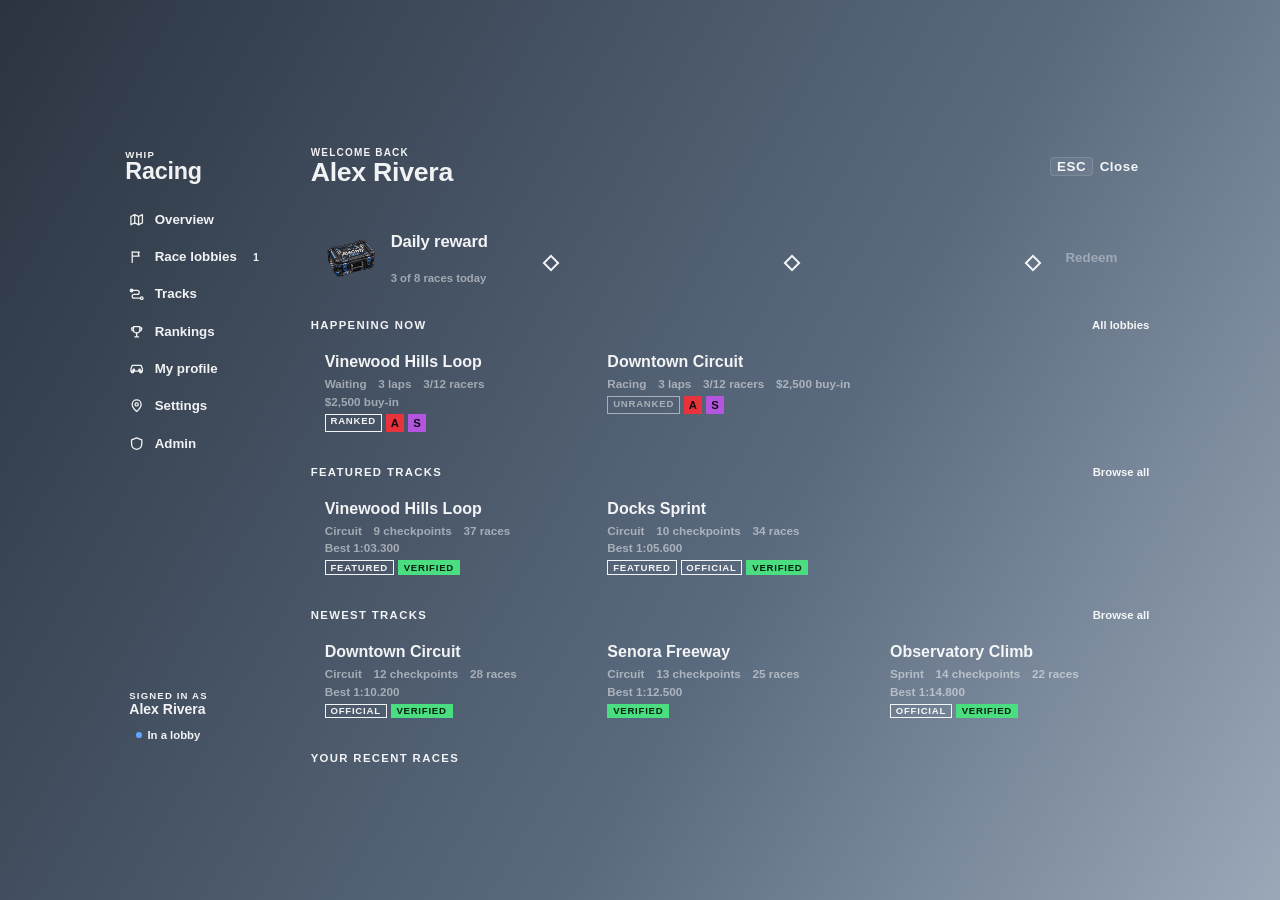
<file: web/index.html>
<!DOCTYPE html>
<html lang="en">
<head>
<meta charset="utf-8">
<meta name="viewport" content="width=device-width, initial-scale=1">
<title>Racing</title>
<!-- WHIP's own fonts and design tokens, straight from whip_core, so a WHIP theme reaches this page too. -->
<link rel="stylesheet" href="https://cfx-nui-whip_core/html/css/fonts.css">
<link rel="stylesheet" href="https://cfx-nui-whip_core/html/css/base.css">
<link rel="stylesheet" href="style.css">
<link rel="stylesheet" href="tablet.css">
<link rel="stylesheet" href="whip-theme.css">
<link rel="stylesheet" href="case.css">
</head>
<body>

<!-- Reusable glyphs. Everything else references these by id. -->
<svg width="0" height="0" style="position:absolute" aria-hidden="true">
    <defs>
        <symbol id="i-route" viewBox="0 0 24 24"><path d="M4 7h9a3 3 0 0 1 0 6H8a3 3 0 0 0 0 6h9"/><circle cx="4" cy="7" r="2"/><circle cx="20" cy="19" r="2"/></symbol>
        <symbol id="i-trophy" viewBox="0 0 24 24"><path d="M7 4h10v5a5 5 0 0 1-10 0z"/><path d="M7 6H4v1a4 4 0 0 0 3 3.9M17 6h3v1a4 4 0 0 1-3 3.9M9 20h6M12 14v6"/></symbol>
        <symbol id="i-flag" viewBox="0 0 24 24"><path d="M5 21V4M5 5h11l-1.5 3L16 11H5"/></symbol>
        <symbol id="i-loop" viewBox="0 0 24 24"><path d="M20 12a8 8 0 1 1-3-6.2"/><path d="M20 4v5h-5"/></symbol>
        <symbol id="i-pin" viewBox="0 0 24 24"><path d="M12 21s7-6.2 7-11a7 7 0 1 0-14 0c0 4.8 7 11 7 11z"/><circle cx="12" cy="10" r="2.5"/></symbol>
        <symbol id="i-map" viewBox="0 0 24 24"><path d="m9 4-6 3v13l6-3 6 3 6-3V4l-6 3z"/><path d="M9 4v13M15 7v13"/></symbol>
        <symbol id="i-play" viewBox="0 0 24 24"><path d="M7 4.5v15l12-7.5z"/></symbol>
        <symbol id="i-search" viewBox="0 0 24 24"><circle cx="11" cy="11" r="7"/><path d="m20 20-3.5-3.5"/></symbol>
        <symbol id="i-car" viewBox="0 0 24 24"><path d="M4 16v2h3v-2M17 16v2h3v-2"/><path d="M3 16v-4l2-5h14l2 5v4z"/><circle cx="7.5" cy="14" r="1.2"/><circle cx="16.5" cy="14" r="1.2"/></symbol>
        <symbol id="i-shield" viewBox="0 0 24 24"><path d="M12 3l8 3v6c0 5-3.4 8.2-8 9-4.6-.8-8-4-8-9V6z"/></symbol>
        <symbol id="i-cash" viewBox="0 0 24 24"><rect x="2.5" y="6" width="19" height="12" rx="2"/><circle cx="12" cy="12" r="2.6"/></symbol>
    </defs>
</svg>

<!-- ------------------------------------------------------------------ HUD -->
<div id="hud" class="hud hidden">

    <!-- One flowing column, so a full eight-racer grid pushes the timing
         board down instead of colliding with it. -->
    <div class="hud-left">
        <ol class="standings" id="hudStandings"></ol>

        <div class="timing">
            <div class="sectors" id="hudSectors"></div>
            <div class="clocks">
                <div class="clock"><span>Best lap</span><b id="hudBest">00:00.00</b></div>
                <div class="clock"><span>Current lap</span><b id="hudLapTime">00:00.00</b></div>
                <div class="clock"><span>Total time</span><b id="hudTime">00:00.00</b></div>
            </div>
        </div>

        <div class="hud-meta">
            <div class="lapline">Lap <b id="hudLap">1</b><i id="hudLaps">/1</i></div>
            <div class="posline">
                <svg class="ic"><use href="#i-map"></use></svg>
                <b id="hudProgress">0%</b>
                <span>Pos</span><b id="hudPlace">1</b><i id="hudTotal">/1</i>
            </div>
            <div class="deltaline" id="hudDelta"></div>
        </div>
    </div>

    <div class="pace" id="hudPace">
        <div class="pace-cell now" id="paceNow"></div>
        <div class="pace-cell next" id="paceNext"></div>
    </div>

</div>

<div id="whipTablet" class="ht hidden"></div>

<div id="countdown" class="countdown hidden"><span id="countdownValue">3</span></div>

<!-- ----------------------------------------------------------------- Menu -->
<div id="app" class="app hidden">
    <div class="tablet">
        <div class="screen">
            <div class="screen-glow"></div>

            <header class="nav">
                <div class="nav-logo"><svg class="ic"><use href="#i-car"></use></svg></div>

                <nav class="nav-tabs" id="tabs">
                    <button class="nav-tab active" data-tab="tracks"><svg class="ic"><use href="#i-route"></use></svg>Tracks</button>
                    <button class="nav-tab" data-tab="lobbies"><svg class="ic"><use href="#i-flag"></use></svg>Open races</button>
                    <button class="nav-tab" data-tab="lobby"><svg class="ic"><use href="#i-trophy"></use></svg>Your lobby</button>
                </nav>

                <div class="nav-right">
                    <button class="nav-icon" id="closeBtn" title="Close"><svg class="ic"><use href="#i-shield"></use></svg></button>
                    <div class="nav-profile">
                        <span class="nav-avatar"><svg class="ic"><use href="#i-cash"></use></svg></span>
                        <div>
                            <b id="profileName">Racer</b>
                            <small id="walletLine">$0</small>
                        </div>
                    </div>
                </div>
            </header>

            <main class="screen-body">

                <!-- Tracks -->
                <section class="view" data-panel="tracks">
                    <div class="toolbar">
                        <label class="search">
                            <svg class="ic"><use href="#i-search"></use></svg>
                            <input id="trackSearch" type="text" placeholder="Search for a track...">
                        </label>
                        <div class="toolbar-actions">
                            <button class="tool" id="trackSortName" title="Sort by name">abc</button>
                            <button class="tool active" id="trackSortSize" title="Sort by checkpoints"><svg class="ic"><use href="#i-route"></use></svg></button>
                        </div>
                    </div>
                    <div class="rows" id="trackList"></div>
                </section>

                <!-- Track detail -->
                <section class="view hidden" data-panel="detail">
                    <div class="crumbs">
                        <button class="crumb-btn" id="detailClose" title="Close">&#10005;</button>
                        <button class="crumb-btn" id="detailBack" title="Back">&#8592;</button>
                        <span id="detailCrumb">Track</span>
                    </div>
                    <div class="detail-body" id="trackDetail"></div>
                </section>

                <!-- Open races -->
                <section class="view hidden" data-panel="lobbies">
                    <div class="rows" id="lobbyList"></div>
                </section>

                <!-- Your lobby -->
                <section class="view hidden" data-panel="lobby">
                    <div class="lobby-wrap" id="lobbyPanel"></div>
                </section>

            </main>
        </div>
    </div>
</div>

<!-- ---------------------------------------------------------- Track editor -->
<div id="creator" class="creator hidden" data-cursor="off" data-panel="on">

    <div class="ed-strip">
        <div class="ed-mark">
            <svg class="ic"><use href="#i-route"></use></svg>
            <div>
                <span class="ed-kicker" id="edKicker">New track</span>
                <h2>Track Editor</h2>
            </div>
        </div>

        <div class="ed-modes" id="edModes">
            <button data-mode="nodes" class="on">Nodes</button>
            <button data-mode="props">Props</button>
        </div>

        <div class="ed-readout">
            <div class="ed-stat"><span>Nodes</span><b id="edNodes">0</b></div>
            <div class="ed-stat"><span>Props</span><b id="edPropCount">0</b></div>
            <div class="ed-stat"><span>Length</span><b id="edLength">0 m</b></div>
            <div class="ed-stat"><span>Shape</span><b id="edShape">Sprint</b></div>
            <div class="ed-stat"><span>Speed</span><b id="edSpeed">0</b><i>mph</i></div>
        </div>

        <button class="ed-mode" id="edMode" data-mode="drive">
            <span class="ed-dot"></span>
            <span class="ed-mode-text">Drive</span>
            <em>L-ALT</em>
        </button>
    </div>

    <aside class="ed-rail">
        <header>
            <span id="edRailTitle">Route nodes</span>
            <button class="ed-chip" id="edCollapse" title="Hide panel (F1)">F1</button>
        </header>

        <!-- Model picker, prop mode only -->
        <div class="ed-picker hidden" id="edPicker">
            <div class="ed-picker-head">
                <span>Model</span>
                <span class="ed-rot">Yaw <b id="edRotation">0&deg;</b></span>
            </div>
            <div class="ed-picker-list" id="edCatalogue"></div>

            <div class="ed-picker-head" style="margin-top:12px">
                <span>Placement</span>
                <span class="ed-rot">Gap <b id="edSpacingValue">10.0 m</b></span>
            </div>
            <div class="seg" id="edPlacement">
                <button data-place="single" class="on">Single</button>
                <button data-place="pair">Pair</button>
            </div>
            <input type="range" id="edSpacing" class="ed-range" min="2" max="60" step="0.5" value="10">
        </div>

        <div class="ed-nodes" id="creatorPoints"></div>

        <footer>
            <button class="ed-act" id="edDrop"><b>E</b> <span id="edDropLabel">Drop node</span></button>
            <button class="ed-act ghost" id="edUndo"><b>&#9003;</b> Undo</button>
        </footer>

        <!-- Finishing hands the route to the tablet, which owns the name, the
             shape and whether it is public. Leaving discards it. Both are on
             keys as well; they are here so they can be found without knowing
             that. -->
        <footer class="ed-exit">
            <button class="ed-act" id="edFinish"><b>&crarr;</b> Done</button>
            <button class="ed-act ghost" id="edQuit">Discard</button>
        </footer>
    </aside>

    <section class="ed-radar">
        <div class="ed-radar-head"><span>Route map</span><b id="edStreet">&mdash;</b></div>
        <canvas id="edMap" width="460" height="460"></canvas>
        <div class="ed-radar-foot">
            <span id="edCoords">0.0, 0.0, 0.0</span>
            <span id="edSelInfo">No node selected</span>
        </div>
    </section>

    <div class="ed-hints" id="edHints"></div>


    <button class="ed-reveal hidden" id="edReveal">F1 &middot; Show editor</button>
</div>

<!-- -------------------------------------------------------------- Results -->
<div id="results" class="results hidden">
    <div class="tablet narrow">
        <div class="screen">
            <div class="screen-glow"></div>
            <div class="results-inner">
                <p class="eyebrow" id="resultsTrack">Track</p>
                <h2>Race results</h2>
                <ol class="results-rows" id="resultsRows"></ol>
                <div class="results-slips hidden" id="resultsSlips"></div>
                <button class="btn" id="resultsClose">Done</button>
            </div>
        </div>
    </div>
</div>

<script src="tablet.js"></script>
<script src="app.js"></script>
<script src="case.js"></script>
</body>
</html>
</file>
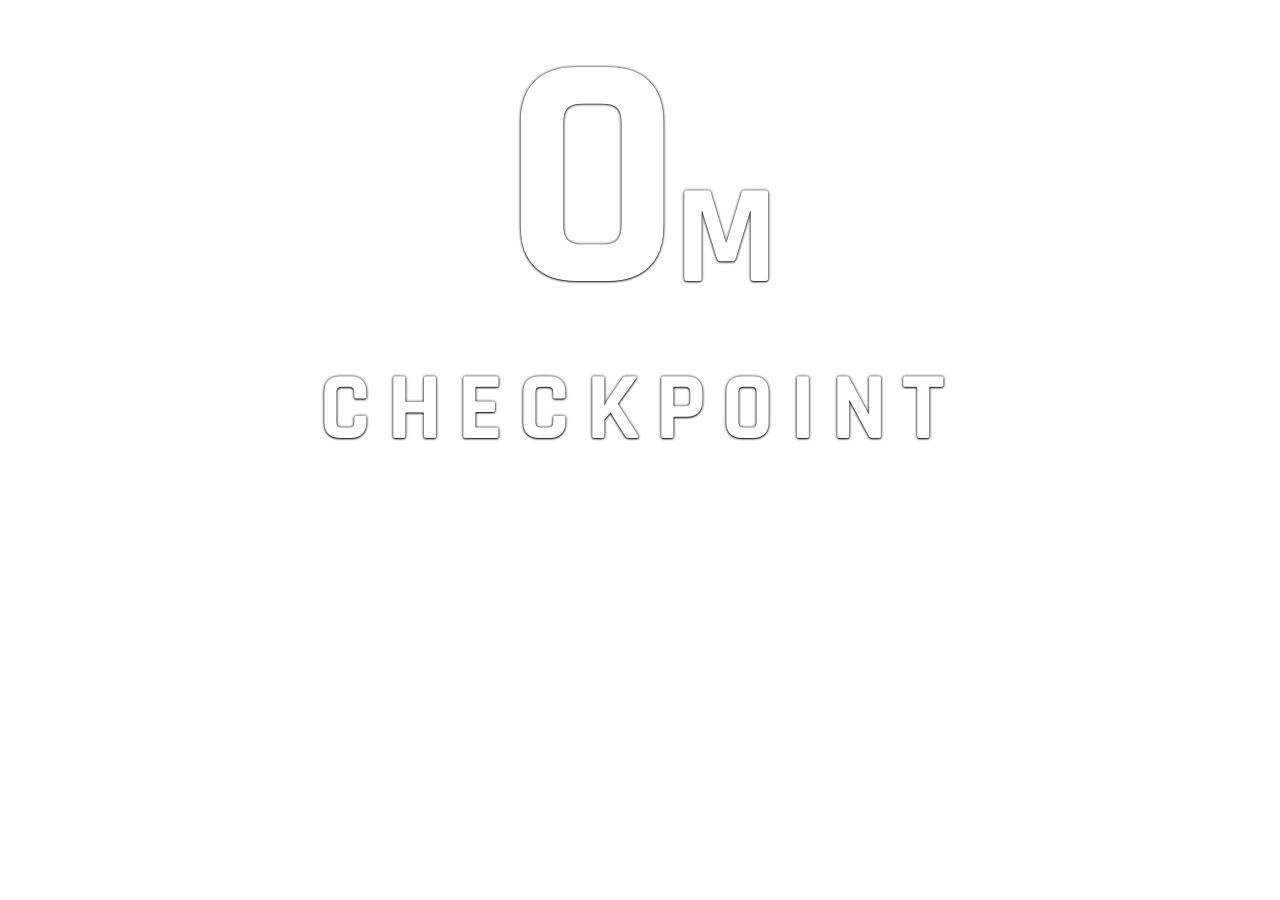
<file: web/dui/index.html>
<!DOCTYPE html>
<html lang="en">
<head>
<meta charset="utf-8">
<title>Gate beam</title>
<link rel="stylesheet" href="style.css">
</head>
<body>
<!--
    Rendered to a texture and drawn into the world as a 3D scaleform, not shown
    on screen. That is the whole point: it is issued in the same frame as the
    world, so it cannot trail the camera the way a screen-space page does, and
    it still gets real typography out of HTML.
-->
<div class="readout">
    <div class="distance"><b id="distance">0</b><em>M</em></div>
    <span id="label">Checkpoint</span>
</div>

<div class="beam"><i class="cap"></i></div>

<script src="main.js"></script>
</body>
</html>
</file>
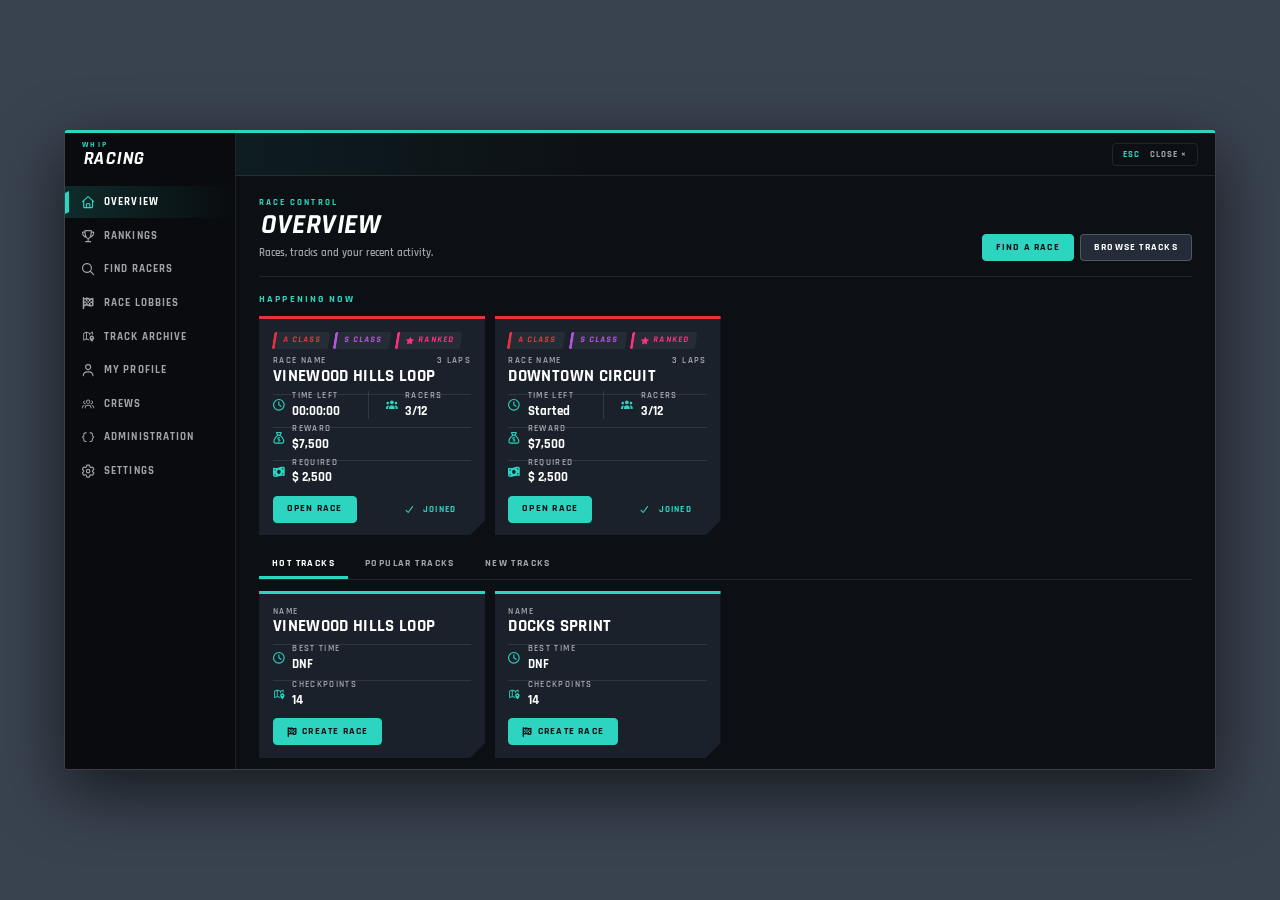
<file: web/tablet/_preview.html>
<!doctype html>
<html lang="en">
  <head>
    <meta charset="UTF-8" />
    <meta name="viewport" content="width=device-width, initial-scale=1.0" />
    <title>Racing</title>
    <!-- DEV ONLY: index.html plus sample data. Not served in game. -->
    <script src="./_mock.js"></script>
    <style>html,body{background:#39424f}</style>
    <script>
      // The game injects GetParentResourceName into a resource's top-level NUI
      // document only. This page is hosted in a frame, so it never receives one
      // and the bundle throws on load.
      //
      // It matters more than it looks: the name builds every request URL *and*
      // the locale URL (https://cfx-nui-<name>/locales/<lang>.json). Get it
      // wrong and the page still boots -- the locale fetch is caught and
      // swallowed -- but every label renders as its raw key.
      //
      // The parent document is the real NUI frame and is same-origin, so ask it
      // rather than guessing. The address is only a fallback, because CEF does
      // not reliably populate location.hostname for a custom scheme.
      (function () {
        // Only the name is skipped when one exists already; the request
        // routing below is needed either way.
        var given = typeof window.GetParentResourceName === 'function' ? window.GetParentResourceName() : '';

        function fromParent() {
          try {
            if (window.parent && window.parent !== window &&
                typeof window.parent.GetParentResourceName === 'function') {
              return window.parent.GetParentResourceName();
            }
          } catch (e) { /* cross-origin, fall through */ }
          return '';
        }

        function fromAddress() {
          var href = window.location.href || '';
          // nui://<resource>/... and https://cfx-nui-<resource>/...
          var match = href.match(/^\w+:\/\/(?:cfx-nui-)?([^/:]+)/);
          if (match && match[1]) return match[1];
          return window.location.hostname || '';
        }

        var name = given || fromParent() || fromAddress() || 'whip-racing';
        window.GetParentResourceName = function () { return name; };

        // The bundle asks for its wording at https://cfx-nui-<name>/locales/..
        // and that absolute address does not resolve on every build of the game
        // ("Failed to fetch"). The same file is always reachable relative to
        // this page, the way the bundle's own scripts and images load, so the
        // request is pointed there instead.
        //
        // More than that: on GTA V Enhanced a request made from inside this
        // frame fails outright ("Failed to fetch") -- the wording, every NUI
        // callback, all of it -- while the same request from the resource's
        // top-level page goes through. So requests are made with the parent
        // page's fetch (same origin, so it is reachable), and only fall back to
        // this frame's own when there is no parent, as in a normal browser.
        var realFetch = window.fetch.bind(window);
        var hostFetch = realFetch;
        try {
            if (window.parent && window.parent !== window && typeof window.parent.fetch === 'function') {
                hostFetch = window.parent.fetch.bind(window.parent);
            }
        } catch (e) { /* not reachable: use our own */ }

        var LOCALE = /^\w+:\/\/(?:cfx-nui-)?[^/]+\/locales\/([\w-]+)\.json$/;
        window.fetch = function (input, init) {
            var url = typeof input === 'string' ? input : (input && input.url) || '';
            var match = url.match(LOCALE);
            if (match) url = '../../locales/' + match[1] + '.json';
            // Resolved against this page, not the parent, before handing it over.
            var absolute = new URL(url, window.location.href).href;
            if (hostFetch === realFetch) return realFetch(absolute, init);
            return hostFetch(absolute, init).catch(function () { return realFetch(absolute, init); });
        };

        // Report what was resolved and whether the locale is actually
        // reachable, so a wrong name shows up as a line in the console rather
        // than as silently untranslated labels.
        var localeUrl = '../../locales/en.json';
        var report = function (ok, detail) {
          try {
            fetch('https://' + name + '/tablet:diagnostics', {
              method: 'POST',
              body: JSON.stringify({
                resource: name,
                via: fromParent() ? 'parent' : 'address',
                href: window.location.href,
                localeUrl: localeUrl,
                localeOk: ok,
                detail: detail || '',
              }),
            });
          } catch (e) { /* nothing useful to do if even this fails */ }
        };

        fetch(localeUrl)
          .then(function (r) {
            if (!r.ok) return report(false, 'HTTP ' + r.status);
            return r.json().then(function (j) {
              report(!!(j && j.ui), j && j.ui ? 'ui object present' : 'no ui object');
            });
          })
          .catch(function (e) { report(false, String(e)); });
      })();
    </script>
    <script>
      // Opening a screen from Lua.
      //
      // The interface's own protocol dispatches store actions and nothing
      // else -- it never touches the router -- so there is no app event that
      // means "show me this screen". Coming back from the world track editor
      // needs exactly that, so it is handled here instead, on the app instance
      // this page already owns.
      //
      // Retried briefly because the message can arrive while Vue is still
      // mounting, and a missed navigation leaves the player looking at the
      // wrong screen with no clue why.
      // Errors inside the tablet only ever reached the F8 console, as a bare
      // message with no hint of which screen threw it. They are sent to the
      // server console instead, with the screen and where in the bundle, so
      // a broken screen can be traced without a client log.
      (function () {
        var sent = 0;
        function report(kind, error, where) {
          if (sent++ > 20) return; // one bad screen should not flood the log
          try {
            var stack = (error && error.stack) ? String(error.stack).split('\n').slice(0, 4).join(' | ') : String(error);
            fetch('https://' + GetParentResourceName() + '/tablet:error', {
              method: 'POST',
              body: JSON.stringify({ kind: kind, where: where || '', route: location.hash, error: stack.slice(0, 900) }),
            }).catch(function () { /* the report itself failing must not raise another */ });
          } catch (e) { /* nothing more to do */ }
        }

        window.addEventListener('error', function (event) { report('window', event.error || event.message); });
        window.addEventListener('unhandledrejection', function (event) {
          var reason = event.reason;
          // A failed request already shows as its own error; not worth a report each.
          if (reason && String(reason.message || reason).indexOf('Failed to fetch') !== -1) return;
          report('promise', reason);
        });

        var tries = 0;
        (function hook() {
          var root = document.getElementById('app');
          var app = root && root.__vue_app__;
          if (!app) {
            if (tries++ < 100) setTimeout(hook, 100);
            return;
          }
          var previous = app.config.errorHandler;
          app.config.errorHandler = function (error, instance, info) {
            var component = instance && instance.$ && instance.$.type;
            var label = component && (component.__name || component.name || component.__file) || '?';
            report('vue', error, label + ' (' + info + ')');
            if (previous) return previous(error, instance, info);
            console.error(error);
          };
        })();
      })();

      window.addEventListener('message', function (event) {
        var data = event.data;
        if (data && data.event === 'raceActive') {
          document.body.dataset.raceActive = data.active ? 'true' : 'false';
          return;
        }
        if (!data || data.event !== 'navigate' || !data.path) return;

        var attempts = 0;
        (function go() {
          var root = document.getElementById('app');
          var app = root && root.__vue_app__;
          var router = app && app.config.globalProperties.$router;

          if (router) {
            router.push(data.path).catch(function () {});
            return;
          }

          if (attempts++ < 40) setTimeout(go, 50);
        })();
      });
    </script>
    <script type="module" crossorigin src="./assets/index.js"></script>
    <link rel="stylesheet" crossorigin href="./assets/index.css">
    <link rel="stylesheet" href="./assets/tablet.css">
  </head>
  <body>
    <div id="app"></div>
  </body>
</html>
</file>
<file: web/style.css>
/* Bundled rather than fetched. A NUI page has no guarantee of reaching the
   internet, and a Google Fonts link that fails silently drops the whole
   interface back to a system face -- which is most of why it looked off.
   Rajdhani is SIL OFL, and matches the rest of the server's UI.

   Only semibold and bold are shipped. The face is a narrow display type: at
   400 it goes thin and loses legibility at speed, which is the one thing a
   HUD cannot afford. The -ext files carry Latin Extended and load only when a
   name actually needs those glyphs. */
@font-face {
    font-family: 'Rajdhani';
    src: url('fonts/rajdhani-600-ext.woff2') format('woff2');
    font-weight: 500 600;
    font-display: block;
    unicode-range: U+0100-024F, U+0259, U+1E00-1EFF, U+2020, U+20A0-20AB,
                   U+20AD-20CF, U+2113, U+2C60-2C7F, U+A720-A7FF;
}
@font-face {
    font-family: 'Rajdhani';
    src: url('fonts/rajdhani-600.woff2') format('woff2');
    font-weight: 500 600;
    font-display: block;
}
@font-face {
    font-family: 'Rajdhani';
    src: url('fonts/rajdhani-700-ext.woff2') format('woff2');
    font-weight: 700 800;
    font-display: block;
    unicode-range: U+0100-024F, U+0259, U+1E00-1EFF, U+2020, U+20A0-20AB,
                   U+20AD-20CF, U+2113, U+2C60-2C7F, U+A720-A7FF;
}
@font-face {
    font-family: 'Rajdhani';
    src: url('fonts/rajdhani-700.woff2') format('woff2');
    font-weight: 700 800;
    font-display: block;
}

/* Keep the accent values in step with Config.Colors in config/config.lua -- the Lua
   side uses them to tint the world markers. */
/* WHIP: every colour below reads whip_core's tokens (html/css/base.css, linked first in
   index.html), so the racing UI wears WHIP's look and follows a WHIP theme. The second value
   is what shows if whip_core's stylesheet could not load. */
:root {
    --accent: var(--ui-accent, #60a5fa);
    --accent-hover: #93c5fd;
    --accent-light: #bfdbfe;
    --accent-soft: #93c5fd;
    --accent-mid: #3b82f6;
    --accent-dark: #1d4ed8;

    --bg: var(--ui-surface-solid, rgb(10, 12, 18));
    --panel: var(--ui-surface-raised, rgba(10, 12, 18, 0.9));
    --surface: var(--ui-surface-medium, rgba(255, 255, 255, 0.04));
    --raised: var(--ui-surface-hover, rgba(255, 255, 255, 0.05));
    --stroke: var(--ui-border, rgba(255, 255, 255, 0.08));
    --stroke-strong: var(--ui-border-hover, rgba(255, 255, 255, 0.12));

    --text: var(--ui-text, rgba(255, 255, 255, 0.93));
    --muted: var(--ui-text-mid, rgba(255, 255, 255, 0.5));
    --faint: var(--ui-text-label, rgba(255, 255, 255, 0.48));
    --on-accent: var(--ui-on-accent, #fff);

    /* The only two hues outside the palette. They mean faster and slower, and
       gold cannot carry that on its own -- everything else is gold or slate. */
    --gain: var(--ui-success, #4ade80);
    --loss: var(--ui-error, #f87171);

    --shadow: var(--ui-shadow-modal, 0 20px 60px rgba(0, 0, 0, 0.6));

    /* WHIP's faces: Barlow for text and figures, Bricolage Grotesque for titles. */
    --sans: var(--ui-font, 'Barlow', 'Segoe UI', sans-serif);
    --mono: var(--ui-mono, 'Barlow', 'Segoe UI', sans-serif);
    --display: var(--ui-font-display, 'Bricolage Grotesque', 'Barlow', sans-serif);
}

* { box-sizing: border-box; margin: 0; padding: 0; }

html, body {
    width: 100%;
    height: 100%;
    overflow: hidden;
    background: transparent;
    font-family: var(--sans);
    font-weight: 600;
    color: var(--text);
    -webkit-font-smoothing: antialiased;
}

/* One digit box, used by everything that counts. Rajdhani's figures are
   proportional and it has no tabular-figure feature, so without this a lap
   clock shuffles sideways every hundredth of a second. 0.56em clears the
   widest figure at 0.53em. See ticking() in app.js. */
.d {
    display: inline-block;
    width: 0.56em;
    text-align: center;
    font-style: normal;
}

.hidden { display: none !important; }
.muted { color: var(--muted); }

.ic {
    width: 1em;
    height: 1em;
    fill: none;
    stroke: currentColor;
    stroke-width: 1.8;
    stroke-linecap: round;
    stroke-linejoin: round;
    flex: 0 0 auto;
}

kbd {
    display: inline-block;
    padding: 1px 6px;
    border: 1px solid var(--stroke-strong);
    border-radius: 4px;
    background: rgba(255, 255, 255, 0.06);
    font-family: var(--mono);
    font-size: 0.85em;
    color: var(--accent-light);
}

/* =========================================================== In-race HUD */

.hud {
    position: fixed;
    inset: 0;
    pointer-events: none;
    font-variant-numeric: tabular-nums;
}

.hud > * { position: absolute; }

.hud-left {
    top: 22px;
    left: 22px;
    width: 336px;
    display: flex;
    flex-direction: column;
    gap: 14px;
}

/* ---- live standings ---- */

/* Position badge, name plate and a gap chip -- the leader's badge is lit, and
   the gap is measured against you, so your own row carries no chip. */
.standings { list-style: none; display: flex; flex-direction: column; gap: 5px; }

.standings li {
    display: grid;
    grid-template-columns: 34px minmax(0, 1fr) auto;
    align-items: stretch;
    gap: 5px;
    font-size: 16px;
    font-weight: 600;
}

.standings li .pos {
    display: flex;
    align-items: center;
    justify-content: center;
    border-radius: 4px;
    background: rgba(30, 35, 43, 0.88);
    box-shadow: inset 0 0 0 1px rgba(255, 255, 255, 0.1);
    font-family: var(--mono);
    font-weight: 700;
    font-size: 16px;
    color: #fff;
}

.standings li:first-child .pos {
    background: var(--accent);
    box-shadow: none;
    color: var(--on-accent);
}

.standings li .nm {
    display: flex;
    align-items: center;
    gap: 7px;
    padding: 6px 12px;
    border-radius: 4px;
    background: rgba(30, 35, 43, 0.82);
    overflow: hidden;
    text-overflow: ellipsis;
    white-space: nowrap;
    color: #fff;
}

.standings li.you .nm { background: rgba(96, 165, 250, 0.42); }
.standings li.out .nm { color: rgba(255, 255, 255, 0.45); text-decoration: line-through; }

.standings li .gap {
    display: flex;
    align-items: center;
    justify-content: flex-end;
    min-width: 104px;
    padding: 6px 10px;
    border-radius: 4px;
    background: rgba(30, 35, 43, 0.82);
    font-family: var(--mono);
    font-size: 15px;
    font-weight: 700;
    color: rgba(255, 255, 255, 0.5);
}

/* Ahead of you reads as a loss, behind you as a gain. */
.standings li .gap.ahead { background: var(--loss); color: #fff; }
.standings li .gap.behind { background: var(--gain); color: #fff; }

/* ---- sector board + clocks ---- */

.timing {
    display: flex;
    padding-left: 8px;
    gap: 10px;
    align-items: flex-start;
}

.sectors { display: grid; grid-template-columns: repeat(2, 88px); gap: 6px; }

.sector {
    padding: 4px 8px 6px;
    border-radius: 4px;
    background: rgba(12, 15, 20, 0.72);
}

.sector span {
    display: block;
    font-size: 9px;
    font-weight: 700;
    letter-spacing: 0.12em;
    text-transform: uppercase;
    color: var(--faint);
}

.sector b {
    font-family: var(--mono);
    font-size: 14px;
    font-weight: 600;
    color: rgba(255, 255, 255, 0.45);
}

.sector.done b { color: var(--accent); }

.clocks { display: flex; flex-direction: column; gap: 6px; width: 128px; }

.clock {
    padding: 4px 9px 6px;
    border-radius: 4px;
    background: rgba(12, 15, 20, 0.72);
    text-align: center;
}

.clock span {
    display: block;
    font-size: 9px;
    font-weight: 700;
    letter-spacing: 0.12em;
    text-transform: uppercase;
    color: var(--faint);
}

.clock b { font-family: var(--mono); font-size: 14px; font-weight: 600; }

/* ---- lap / position line ---- */

.hud-meta { padding-left: 12px; }

.lapline {
    font-size: 19px;
    font-weight: 700;
    letter-spacing: 0.1em;
    text-transform: uppercase;
    color: rgba(255, 255, 255, 0.9);
}

.lapline b { font-family: var(--mono); font-size: 25px; margin-left: 6px; }
.lapline i { font-family: var(--mono); font-style: normal; font-size: 17px; color: var(--muted); }

.posline {
    display: flex;
    align-items: center;
    gap: 8px;
    margin-top: 6px;
    font-size: 17px;
    font-weight: 700;
    letter-spacing: 0.1em;
    text-transform: uppercase;
    color: rgba(255, 255, 255, 0.9);
}

.posline .ic { font-size: 19px; color: var(--muted); }
.posline b { font-family: var(--mono); font-size: 22px; }
.posline i { font-family: var(--mono); font-style: normal; font-size: 16px; color: var(--muted); }
.posline span { color: rgba(255, 255, 255, 0.9); }

.deltaline {
    height: 22px;
    margin-top: 6px;
    font-family: var(--mono);
    font-size: 18px;
    font-weight: 700;
}

.deltaline.up { color: var(--accent); }
.deltaline.down { color: var(--loss); }

/* ---- pace notes ---- */

.pace {
    top: 22px;
    left: 50%;
    transform: translateX(-50%);
    display: flex;
    gap: 10px;
}

.pace-cell {
    display: flex;
    align-items: center;
    justify-content: center;
    width: 52px;
    height: 52px;
    border-radius: 8px;
    background: rgba(12, 15, 20, 0.72);
    border: 2px solid rgba(255, 255, 255, 0.18);
}

.pace-cell.now { border-color: var(--accent); }
.pace-cell.next { width: 44px; height: 44px; margin-top: 4px; border-color: var(--accent-light); opacity: 0.85; }

.pace-cell svg { width: 60%; height: 60%; fill: none; stroke: #fff; stroke-width: 2.2; stroke-linecap: round; stroke-linejoin: round; }
.pace-cell.now svg { stroke: var(--accent); }
.pace-cell.next svg { stroke: var(--accent-light); }
.pace-cell[data-side="left"] svg { transform: scaleX(-1); transform-origin: center; }


/* The tablet, hosted in its own document. */
.tablet-frame {
    position: fixed;
    inset: 0;
    width: 100%;
    height: 100%;
    border: 0;
    background: transparent;
}

/* ---- countdown ---- */

.countdown {
    position: fixed;
    inset: 0;
    display: flex;
    align-items: center;
    justify-content: center;
    pointer-events: none;
}

.countdown span {
    font-size: 190px;
    font-weight: 800;
    line-height: 1;
    letter-spacing: -0.03em;
    color: #fff;
    text-shadow: 0 0 70px rgba(96, 165, 250, 0.8);
    animation: pop 400ms cubic-bezier(0.2, 0.9, 0.2, 1);
}

.countdown.go span {
    font-size: 130px;
    letter-spacing: 0.06em;
    background: linear-gradient(90deg, var(--accent-light), var(--accent-mid));
    -webkit-background-clip: text;
    background-clip: text;
    color: transparent;
    text-shadow: none;
}

@keyframes pop {
    from { transform: scale(1.6); opacity: 0; }
    to { transform: scale(1); opacity: 1; }
}

/* ============================================================ The tablet */

.app, .results {
    position: fixed;
    inset: 0;
    display: flex;
    align-items: center;
    justify-content: center;
    background: rgba(12, 15, 20, 0.55);
}

/* Bezel. The screen inside carries all the colour. */
.tablet {
    width: min(1340px, 90vw);
    height: min(870px, 84vh);
    padding: 9px;
    border-radius: 32px;
    background: linear-gradient(160deg, #1f2732, #0c0f14 55%);
    box-shadow: var(--shadow), 0 0 0 1px rgba(255, 255, 255, 0.07), inset 0 0 0 1px rgba(255, 255, 255, 0.04);
    animation: riseIn 220ms cubic-bezier(0.2, 0.9, 0.2, 1);
}

.tablet.narrow { width: min(760px, 88vw); height: auto; max-height: 84vh; }

@keyframes riseIn {
    from { transform: translateY(18px) scale(0.99); opacity: 0; }
    to { transform: none; opacity: 1; }
}

.screen {
    position: relative;
    height: 100%;
    display: flex;
    flex-direction: column;
    overflow: hidden;
    border-radius: 24px;
    background: linear-gradient(175deg, #1f2732 0%, #141922 45%, #0c0f14 100%);
}

/* The colour wash along the bottom edge. Purely decorative, never scrolls. */
.screen-glow {
    position: absolute;
    left: -10%;
    right: -10%;
    bottom: -42%;
    height: 78%;
    pointer-events: none;
    background:
        radial-gradient(46% 62% at 22% 60%, rgba(200, 140, 45, 0.20), transparent 70%),
        radial-gradient(44% 66% at 56% 72%, rgba(96, 165, 250, 0.22), transparent 70%),
        radial-gradient(46% 62% at 84% 58%, rgba(153, 246, 228, 0.18), transparent 70%);
    filter: blur(6px);
}

/* ---- nav ---- */

.nav {
    position: relative;
    z-index: 2;
    display: flex;
    align-items: center;
    gap: 14px;
    padding: 14px 16px;
    border-bottom: 1px solid var(--stroke);
}

.nav-logo,
.nav-icon {
    display: flex;
    align-items: center;
    justify-content: center;
    width: 44px;
    height: 44px;
    border: 0;
    border-radius: 8px;
    background: rgba(255, 255, 255, 0.05);
    font: inherit;
    font-size: 21px;
    color: var(--muted);
    cursor: pointer;
    transition: background 130ms, color 130ms;
}

.nav-icon:hover { background: rgba(255, 255, 255, 0.1); color: #fff; }

.nav-tabs { display: flex; gap: 6px; margin: 0 auto; }

.nav-tab {
    display: flex;
    align-items: center;
    gap: 9px;
    padding: 11px 24px;
    border: 0;
    border-radius: 8px;
    background: transparent;
    font: inherit;
    font-size: 16px;
    font-weight: 600;
    color: var(--muted);
    cursor: pointer;
    transition: background 130ms, color 130ms;
}

.nav-tab .ic { font-size: 19px; }
.nav-tab:hover { color: #fff; background: rgba(255, 255, 255, 0.04); }
.nav-tab.active { background: rgba(255, 255, 255, 0.08); color: #fff; }
.nav-tab:focus-visible { outline: 2px solid var(--accent); outline-offset: 2px; }

.nav-right { display: flex; align-items: center; gap: 10px; }

.nav-profile {
    display: flex;
    align-items: center;
    gap: 11px;
    padding: 7px 18px 7px 8px;
    border-radius: 8px;
    background: rgba(255, 255, 255, 0.05);
}

.nav-avatar {
    display: flex;
    align-items: center;
    justify-content: center;
    width: 32px;
    height: 32px;
    border-radius: 8px;
    background: rgba(96, 165, 250, 0.2);
    font-size: 18px;
    color: var(--accent-soft);
}

.nav-profile b { display: block; font-size: 15px; font-weight: 600; line-height: 1.2; }
.nav-profile small { font-family: var(--mono); font-size: 12px; color: var(--muted); }

/* ---- body ---- */

.screen-body { position: relative; z-index: 1; flex: 1; min-height: 0; padding: 18px; }

.view { display: flex; flex-direction: column; height: 100%; min-height: 0; }

.toolbar { display: flex; align-items: center; gap: 12px; margin-bottom: 14px; }

.search {
    display: flex;
    align-items: center;
    gap: 10px;
    width: 300px;
    padding: 10px 14px;
    border: 1px solid var(--stroke);
    border-radius: 8px;
    background: rgba(255, 255, 255, 0.03);
    color: var(--faint);
}

.search .ic { font-size: 18px; }
.search input { flex: 1; border: 0; background: none; font: inherit; font-size: 15px; color: #fff; }
.search input::placeholder { color: var(--faint); }
.search input:focus { outline: none; }
.search:focus-within { border-color: var(--accent-dark); }

.toolbar-actions { display: flex; gap: 6px; margin-left: auto; }

.tool {
    display: flex;
    align-items: center;
    justify-content: center;
    min-width: 40px;
    height: 40px;
    padding: 0 11px;
    border: 0;
    border-radius: 8px;
    background: rgba(255, 255, 255, 0.04);
    font: inherit;
    font-size: 15px;
    color: var(--muted);
    cursor: pointer;
}

.tool:hover { background: rgba(255, 255, 255, 0.09); color: #fff; }
.tool.active { background: rgba(96, 165, 250, 0.22); color: var(--accent-light); }

.rows { flex: 1; min-height: 0; overflow-y: auto; }

/* A list row: name block, then evenly spaced stat columns, then actions. */
.row {
    display: grid;
    grid-template-columns: 20px minmax(0, 2.2fr) repeat(var(--cols, 3), minmax(0, 1fr)) auto;
    align-items: center;
    gap: 16px;
    padding: 15px 18px;
    border-radius: 8px;
    cursor: pointer;
    transition: background 130ms;
}

.row:hover { background: rgba(255, 255, 255, 0.05); }
.row + .row { box-shadow: 0 -1px 0 rgba(255, 255, 255, 0.05); }
.row > .ic { font-size: 20px; color: var(--muted); }

.row-name b { display: block; font-size: 17px; font-weight: 600; }

.badge {
    display: inline-block;
    vertical-align: 2px;
    margin-left: 7px;
    padding: 2px 8px;
    border-radius: 999px;
    font-size: 11px;
    font-weight: 700;
    letter-spacing: 0.04em;
}

.badge.official { background: rgba(96, 165, 250, 0.22); color: var(--accent-light); }
.badge.verified { background: rgba(96, 165, 250, 0.18); color: var(--accent); }
.badge.featured { background: rgba(96, 165, 250, 0.2); color: var(--accent-light); }
.badge.draft { background: rgba(255, 255, 255, 0.09); color: var(--faint); }

.row-name small { font-size: 13px; color: var(--faint); }

.row-stat b { display: block; font-family: var(--mono); font-size: 17px; font-weight: 600; }
.row-stat span { font-size: 13px; color: var(--faint); }

.row-when { font-size: 15px; color: var(--muted); text-align: right; white-space: nowrap; }
.row-acts { display: flex; gap: 4px; }

.row-act {
    display: flex;
    align-items: center;
    justify-content: center;
    width: 32px;
    height: 32px;
    border: 0;
    border-radius: 8px;
    background: transparent;
    font-size: 18px;
    color: var(--faint);
    cursor: pointer;
    transition: background 130ms, color 130ms;
}

.row-act:hover { background: rgba(255, 255, 255, 0.1); color: #fff; }

.empty {
    display: flex;
    align-items: center;
    justify-content: center;
    height: 100%;
    min-height: 200px;
    color: var(--faint);
    font-size: 16px;
}

/* ---- breadcrumb detail ---- */

.crumbs { display: flex; align-items: center; gap: 8px; margin-bottom: 16px; }

.crumb-btn {
    display: flex;
    align-items: center;
    justify-content: center;
    width: 34px;
    height: 34px;
    border: 0;
    border-radius: 8px;
    background: rgba(255, 255, 255, 0.05);
    font: inherit;
    font-size: 15px;
    color: var(--muted);
    cursor: pointer;
}

.crumb-btn:hover { background: rgba(255, 255, 255, 0.1); color: #fff; }

.crumbs span {
    font-family: var(--mono);
    font-size: 15px;
    letter-spacing: 0.04em;
    color: var(--muted);
}

.detail-body { flex: 1; min-height: 0; overflow-y: auto; padding-right: 4px; }

.panel-card {
    padding: 22px 24px;
    border: 1px solid var(--stroke);
    border-radius: 12px;
    background: rgba(255, 255, 255, 0.025);
}

.detail-grid { display: grid; grid-template-columns: 1.1fr 1fr; gap: 16px; align-items: start; }

.stat-grid { display: grid; grid-template-columns: 1fr 1fr; gap: 14px; margin-top: 18px; }

.stat span {
    display: flex;
    align-items: center;
    justify-content: space-between;
    font-size: 14px;
    font-weight: 600;
    color: var(--muted);
}

.stat span .ic { font-size: 17px; color: var(--faint); }
.stat b { display: block; font-family: var(--mono); font-size: 27px; font-weight: 700; margin-top: 2px; }
.stat small { display: block; font-size: 12px; color: var(--faint); margin-top: 2px; }

h2.title { font-size: 30px; font-weight: 800; letter-spacing: -0.02em; }
h3.section { font-size: 21px; font-weight: 700; margin-bottom: 12px; }

.eyebrow {
    font-size: 12px;
    font-weight: 700;
    letter-spacing: 0.18em;
    text-transform: uppercase;
    color: var(--accent-soft);
    margin-bottom: 6px;
}

.desc { color: var(--muted); font-size: 15px; line-height: 1.5; margin-top: 6px; }

/* ---- form controls ---- */

.field { display: block; margin-bottom: 14px; }

.field > span {
    display: block;
    font-size: 13px;
    font-weight: 600;
    color: var(--muted);
    margin-bottom: 6px;
}

input[type="text"], input[type="number"] {
    width: 100%;
    padding: 11px 13px;
    border: 1px solid var(--stroke);
    border-radius: 8px;
    background: rgba(255, 255, 255, 0.03);
    font: inherit;
    font-size: 15px;
    color: #fff;
}

input:focus { outline: none; border-color: var(--accent-dark); background: rgba(96, 165, 250, 0.07); }

.seg { display: flex; gap: 6px; }

.seg button {
    flex: 1;
    padding: 10px 12px;
    border: 1px solid var(--stroke);
    border-radius: 8px;
    background: rgba(255, 255, 255, 0.03);
    font: inherit;
    font-size: 14px;
    font-weight: 600;
    color: var(--muted);
    cursor: pointer;
    transition: background 130ms, color 130ms;
}

.seg button:hover { color: #fff; background: rgba(255, 255, 255, 0.07); }
.seg button.on { background: rgba(96, 165, 250, 0.22); border-color: transparent; color: #fff; font-weight: 600; }

.check { display: flex; align-items: center; gap: 9px; font-size: 15px; cursor: pointer; }
.check input { accent-color: var(--accent); width: 17px; height: 17px; }

.btn {
    padding: 12px 24px;
    border: 0;
    border-radius: 8px;
    background: var(--accent);
    font: inherit;
    font-size: 15px;
    font-weight: 600;
    color: var(--on-accent);
    cursor: pointer;
    transition: background 130ms, transform 80ms;
}

.btn:hover { background: var(--accent-hover); }
.btn:active { transform: translateY(1px); }
.btn:disabled { background: rgba(255, 255, 255, 0.06); color: var(--faint); cursor: not-allowed; }
.btn:focus-visible { outline: 2px solid var(--accent-light); outline-offset: 3px; }

.btn.ghost { background: rgba(255, 255, 255, 0.05); color: var(--muted); }
.btn.ghost:hover { background: rgba(255, 255, 255, 0.1); color: #fff; }
.btn.danger { background: rgba(176, 42, 38, 0.14); color: var(--loss); }
.btn.danger:hover { background: rgba(176, 42, 38, 0.24); }

.row-end { display: flex; justify-content: flex-end; gap: 8px; margin-top: 18px; }
.split { display: grid; grid-template-columns: 1fr 1fr; gap: 12px; }

.track-map {
    display: block;
    width: 100%;
    height: auto;
    border-radius: 8px;
    background: var(--bg);
}

/* ---- record table ---- */

.records { list-style: none; }

.records li {
    display: grid;
    grid-template-columns: 26px 1fr auto;
    align-items: center;
    gap: 12px;
    padding: 11px 4px;
    border-top: 1px solid var(--stroke);
    font-size: 15px;
}

.records li .pos { font-family: var(--mono); font-weight: 700; color: var(--faint); }
.records li:nth-child(1) .pos { color: var(--accent-light); }
.records li:nth-child(2) .pos { color: #c9ccd2; }
.records li:nth-child(3) .pos { color: var(--accent-dark); }
.records li .t { font-family: var(--mono); font-size: 16px; }

/* ---- lobby ---- */

.lobby-wrap { display: grid; grid-template-columns: 1fr 330px; gap: 16px; height: 100%; min-height: 0; }
.lobby-main { overflow-y: auto; }
.lobby-side { display: flex; flex-direction: column; gap: 12px; }

.roster { list-style: none; margin-top: 16px; }

.roster li {
    display: flex;
    align-items: center;
    gap: 10px;
    padding: 12px 15px;
    margin-bottom: 8px;
    border-radius: 8px;
    background: rgba(255, 255, 255, 0.04);
    font-size: 16px;
}

.roster li.host { box-shadow: inset 3px 0 0 var(--accent); }

.tag {
    margin-left: auto;
    padding: 3px 9px;
    border-radius: 999px;
    background: rgba(96, 165, 250, 0.2);
    font-size: 12px;
    font-weight: 600;
    color: var(--accent-light);
}

.pot {
    padding: 20px;
    border-radius: 12px;
    background: linear-gradient(160deg, rgba(96, 165, 250, 0.22), rgba(200, 140, 45, 0.16));
    text-align: center;
}

.pot span { display: block; font-size: 12px; font-weight: 700; letter-spacing: 0.16em; text-transform: uppercase; color: rgba(255, 255, 255, 0.7); }
.pot b { font-family: var(--mono); font-size: 34px; font-weight: 700; }

/* ---- results ---- */

.results-inner { padding: 30px 32px; overflow-y: auto; }
.results-inner h2 { font-size: 30px; font-weight: 800; letter-spacing: -0.02em; }
.results-rows { list-style: none; margin: 20px 0; }

.results-rows li {
    display: grid;
    grid-template-columns: 52px 1fr auto auto;
    align-items: center;
    gap: 14px;
    padding: 13px 15px;
    margin-bottom: 7px;
    border-radius: 8px;
    background: rgba(255, 255, 255, 0.04);
    font-size: 17px;
}

.results-rows li.win { background: linear-gradient(90deg, rgba(96, 165, 250, 0.2), rgba(255, 255, 255, 0.04)); }
.results-rows li.out { color: var(--faint); }
.results-rows .place { font-family: var(--mono); font-size: 20px; font-weight: 700; color: var(--muted); }
.results-rows li.win .place { color: var(--accent-light); }
.results-rows .time { font-family: var(--mono); }
.results-rows .cash { font-family: var(--mono); font-weight: 700; color: var(--accent); }

.results-slips {
    padding: 14px 16px;
    border-radius: 8px;
    background: rgba(200, 140, 45, 0.14);
    font-size: 15px;
    margin-bottom: 18px;
}

.results-inner .btn { width: 100%; }

/* ======================================================= Track editor HUD */

.creator {
    position: fixed;
    inset: 0;
    font-variant-numeric: tabular-nums;
    pointer-events: none;
}

.creator > * { pointer-events: none; }
.creator[data-cursor="on"] > * { pointer-events: auto; }

.creator[data-cursor="on"]::before {
    content: '';
    position: absolute;
    inset: 0;
    background: radial-gradient(120% 90% at 50% 50%, transparent 38%, rgba(12, 15, 20, 0.7) 100%);
    pointer-events: none;
}

.creator[data-panel="off"] .ed-strip,
.creator[data-panel="off"] .ed-rail,
.creator[data-panel="off"] .ed-radar,
.creator[data-panel="off"] .ed-hints { display: none; }

.ed-glass {
    background: rgba(20, 25, 34, 0.94);
    border: 1px solid var(--stroke);
    box-shadow: 0 20px 50px rgba(0, 0, 0, 0.5);
}

/* ---- command strip ---- */

.ed-strip {
    position: absolute;
    top: 18px;
    left: 50%;
    transform: translateX(-50%);
    display: flex;
    align-items: center;
    gap: 22px;
    padding: 10px 14px;
    border-radius: 12px;
    background: rgba(20, 25, 34, 0.94);
    border: 1px solid var(--stroke);
    box-shadow: 0 20px 50px rgba(0, 0, 0, 0.5);
}

.ed-mark { display: flex; align-items: center; gap: 11px; padding-left: 4px; }
.ed-mark > .ic { font-size: 26px; color: var(--accent-soft); }
.ed-mark h2 { font-size: 18px; font-weight: 700; letter-spacing: -0.01em; line-height: 1.1; }
.ed-kicker { display: block; font-size: 11px; font-weight: 700; letter-spacing: 0.16em; text-transform: uppercase; color: var(--accent-soft); }

.ed-modes { display: flex; gap: 4px; padding: 3px; border-radius: 8px; background: rgba(255, 255, 255, 0.04); }

.ed-modes button {
    padding: 7px 16px;
    border: 0;
    border-radius: 8px;
    background: transparent;
    font: inherit;
    font-size: 14px;
    font-weight: 600;
    color: var(--muted);
    cursor: pointer;
    transition: background 130ms, color 130ms;
}

.ed-modes button:hover { color: #fff; }
.ed-modes button.on { background: var(--accent); color: var(--on-accent); }

.ed-readout { display: flex; gap: 6px; }

.ed-stat {
    min-width: 92px;
    padding: 5px 12px;
    border-radius: 8px;
    background: rgba(255, 255, 255, 0.04);
    white-space: nowrap;
}

.ed-stat span { display: block; font-size: 10px; font-weight: 700; letter-spacing: 0.14em; text-transform: uppercase; color: var(--faint); }
.ed-stat b { font-family: var(--mono); font-size: 19px; font-weight: 700; }
.ed-stat i { font-family: var(--mono); font-style: normal; font-size: 11px; color: var(--faint); margin-left: 3px; }

.ed-mode {
    display: flex;
    align-items: center;
    gap: 9px;
    padding: 9px 14px;
    border: 1px solid var(--stroke);
    border-radius: 8px;
    background: rgba(255, 255, 255, 0.04);
    font: inherit;
    font-size: 14px;
    font-weight: 600;
    color: #fff;
    cursor: pointer;
}

.ed-mode em {
    font-style: normal;
    font-family: var(--mono);
    font-size: 11px;
    padding: 2px 6px;
    border-radius: 4px;
    background: rgba(255, 255, 255, 0.07);
    color: var(--faint);
}

.ed-dot { width: 9px; height: 9px; border-radius: 50%; background: var(--accent); box-shadow: 0 0 10px var(--accent); }
.ed-mode[data-mode="drive"] .ed-dot { animation: breathe 1.8s ease-in-out infinite; }
.ed-mode[data-mode="cursor"] { border-color: var(--accent-dark); background: rgba(96, 165, 250, 0.16); }
.ed-mode[data-mode="cursor"] .ed-dot { background: var(--accent-soft); box-shadow: 0 0 10px var(--accent); animation: none; }

@keyframes breathe { 0%, 100% { opacity: 1; } 50% { opacity: 0.3; } }

/* ---- node rail ---- */

.ed-rail {
    position: absolute;
    left: 22px;
    top: 110px;
    width: 296px;
    max-height: calc(100vh - 236px);
    display: flex;
    flex-direction: column;
    border-radius: 12px;
    overflow: hidden;
    background: rgba(20, 25, 34, 0.94);
    border: 1px solid var(--stroke);
    box-shadow: 0 20px 50px rgba(0, 0, 0, 0.5);
}

.ed-rail header {
    display: flex;
    align-items: center;
    justify-content: space-between;
    padding: 12px 14px;
    border-bottom: 1px solid var(--stroke);
    font-size: 12px;
    font-weight: 700;
    letter-spacing: 0.16em;
    text-transform: uppercase;
    color: var(--faint);
}

.ed-chip {
    padding: 3px 9px;
    border: 0;
    border-radius: 4px;
    background: rgba(255, 255, 255, 0.06);
    font: inherit;
    font-family: var(--mono);
    font-size: 11px;
    color: var(--muted);
    cursor: pointer;
}

.ed-chip:hover { background: rgba(255, 255, 255, 0.12); color: #fff; }

/* ---- prop model picker ---- */

.ed-picker { padding: 10px 12px; border-bottom: 1px solid var(--stroke); }

.ed-picker-head {
    display: flex;
    justify-content: space-between;
    align-items: baseline;
    margin-bottom: 8px;
    font-size: 11px;
    font-weight: 700;
    letter-spacing: 0.14em;
    text-transform: uppercase;
    color: var(--faint);
}

.ed-rot b { font-family: var(--mono); font-size: 13px; color: var(--accent-light); margin-left: 4px; }

.ed-picker-list { display: flex; flex-wrap: wrap; gap: 5px; }

.ed-picker-list button {
    padding: 6px 10px;
    border: 1px solid transparent;
    border-radius: 8px;
    background: rgba(255, 255, 255, 0.05);
    font: inherit;
    font-size: 13px;
    color: var(--muted);
    cursor: pointer;
    transition: background 130ms, color 130ms;
}

.ed-picker-list button:hover { background: rgba(255, 255, 255, 0.1); color: #fff; }
.ed-picker-list button.on { background: rgba(96, 165, 250, 0.26); border-color: var(--accent); color: #fff; }

/* Gate width slider. Disabled in single mode, where there is no gap. */
.ed-range {
    width: 100%;
    margin-top: 9px;
    accent-color: var(--accent);
    cursor: pointer;
}

.ed-range:disabled { opacity: 0.35; cursor: not-allowed; }
#edPlacement button { padding: 8px 10px; font-size: 13px; }

/* A spine runs behind the nodes so the list reads as a route, not a table.
   Prop mode is a plain list, so the spine is dropped there. */
.ed-nodes { position: relative; flex: 1; overflow-y: auto; padding: 10px 10px 10px 0; }
.creator[data-mode="props"] .ed-nodes::before { display: none; }
.creator[data-mode="props"] .node { margin-left: 10px; padding-left: 12px; }
.creator[data-mode="props"] .node::before { display: none; }

.ed-nodes::before {
    content: '';
    position: absolute;
    left: 25px;
    top: 16px;
    bottom: 16px;
    width: 2px;
    background: linear-gradient(180deg, var(--accent), rgba(96, 165, 250, 0.1));
}

.node {
    position: relative;
    display: flex;
    align-items: center;
    gap: 9px;
    margin: 0 0 4px 14px;
    padding: 8px 9px 8px 26px;
    border-radius: 8px;
    font-size: 15px;
    cursor: pointer;
    transition: background 130ms;
}

.node::before {
    content: '';
    position: absolute;
    left: 7px;
    top: 50%;
    width: 10px;
    height: 10px;
    margin-top: -5px;
    border-radius: 50%;
    background: var(--panel);
    border: 2px solid var(--accent-mid);
}

.node:hover { background: rgba(255, 255, 255, 0.05); }
.node.on { background: rgba(96, 165, 250, 0.18); }
.node.on::before { background: var(--accent); border-color: var(--accent-light); box-shadow: 0 0 12px rgba(96, 165, 250, 0.8); }

.node .n { width: 22px; font-family: var(--mono); font-weight: 700; color: var(--accent-light); }
.node .r { font-size: 13px; color: var(--muted); }
.node .acts { margin-left: auto; display: flex; gap: 3px; opacity: 0.3; transition: opacity 130ms; }
.node:hover .acts, .node.on .acts { opacity: 1; }

.mini {
    padding: 3px 7px;
    border: 0;
    border-radius: 4px;
    background: rgba(255, 255, 255, 0.07);
    font: inherit;
    font-size: 12px;
    color: var(--muted);
    cursor: pointer;
}

.mini:hover { background: rgba(255, 255, 255, 0.14); color: #fff; }
.mini.warn:hover { background: rgba(176, 42, 38, 0.2); color: var(--loss); }

.ed-empty { padding: 26px 18px; text-align: center; font-size: 14px; line-height: 1.55; color: var(--faint); }
.ed-empty b { display: block; color: var(--accent-light); font-size: 16px; margin-bottom: 6px; }

.ed-rail footer { display: flex; gap: 6px; padding: 10px; border-top: 1px solid var(--stroke); }

/* The exit pair sits under the place/undo pair, separated so Discard is never
   next to a button you press constantly. */
.ed-rail footer.ed-exit { padding-top: 0; border-top: 0; }

.ed-act {
    flex: 1;
    padding: 10px 6px;
    border: 0;
    border-radius: 8px;
    background: var(--accent);
    font: inherit;
    font-size: 14px;
    font-weight: 600;
    color: var(--on-accent);
    cursor: pointer;
}

.ed-act b { font-family: var(--mono); margin-right: 5px; opacity: 0.75; }
.ed-act:hover { background: var(--accent-hover); }
.ed-act.ghost { background: rgba(255, 255, 255, 0.06); color: var(--muted); }
.ed-act.ghost:hover { background: rgba(255, 255, 255, 0.12); color: #fff; }

/* ---- route radar ---- */

.ed-radar {
    position: absolute;
    right: 22px;
    top: 110px;
    width: 300px;
    border-radius: 12px;
    overflow: hidden;
    background: rgba(20, 25, 34, 0.94);
    border: 1px solid var(--stroke);
    box-shadow: 0 20px 50px rgba(0, 0, 0, 0.5);
}

.ed-radar-head,
.ed-radar-foot {
    display: flex;
    justify-content: space-between;
    align-items: center;
    gap: 10px;
    padding: 10px 13px;
    font-size: 11px;
    font-weight: 700;
    letter-spacing: 0.14em;
    text-transform: uppercase;
    color: var(--faint);
}

.ed-radar-head { border-bottom: 1px solid var(--stroke); }
.ed-radar-head b { font-weight: 600; letter-spacing: 0.06em; color: var(--accent-light); }
.ed-radar-foot { border-top: 1px solid var(--stroke); font-family: var(--mono); letter-spacing: 0; text-transform: none; }
.ed-radar-foot span:last-child { color: var(--accent-soft); text-align: right; }
.ed-radar canvas { display: block; width: 100%; height: auto; }

/* ---- key hints ---- */

.ed-hints {
    position: absolute;
    left: 50%;
    bottom: 20px;
    transform: translateX(-50%);
    display: flex;
    flex-wrap: wrap;
    justify-content: center;
    gap: 6px;
    max-width: 64vw;
}

.hint {
    display: flex;
    align-items: center;
    gap: 7px;
    padding: 6px 11px;
    border-radius: 8px;
    background: rgba(20, 25, 34, 0.92);
    border: 1px solid var(--stroke);
    font-size: 13px;
    color: var(--muted);
}

.hint b {
    font-family: var(--mono);
    font-size: 11px;
    font-weight: 700;
    padding: 2px 6px;
    border-radius: 4px;
    background: rgba(96, 165, 250, 0.22);
    color: var(--accent-light);
}

/* ---- save drawer ---- */

.ed-save {
    position: absolute;
    inset: 0;
    display: flex;
    align-items: center;
    justify-content: center;
    background: rgba(12, 15, 20, 0.62);
}

.ed-save-card {
    width: min(520px, 80vw);
    padding: 26px 28px 22px;
    border: 1px solid var(--stroke);
    border-radius: 16px;
    background: linear-gradient(175deg, #1f2732, #0c0f14);
    box-shadow: var(--shadow);
    animation: riseIn 180ms cubic-bezier(0.2, 0.9, 0.2, 1);
}

.ed-save-card h3 { font-size: 26px; font-weight: 800; letter-spacing: -0.02em; margin-bottom: 18px; }

.note { font-size: 13px; line-height: 1.5; color: var(--faint); margin-top: 7px; }
.note b { font-family: var(--mono); color: var(--accent-light); font-weight: 600; }
.ed-save-actions { display: flex; gap: 8px; margin-top: 20px; }
.ed-save-actions .btn { flex: 1; padding: 12px 8px; }

.ed-reveal {
    position: absolute;
    top: 18px;
    left: 50%;
    transform: translateX(-50%);
    padding: 8px 18px;
    border: 1px solid var(--stroke);
    border-radius: 8px;
    background: rgba(20, 25, 34, 0.92);
    font: inherit;
    font-size: 13px;
    font-weight: 600;
    color: var(--accent-light);
}

/* Short screens: tighten the editor chrome so the hint bar never rides over
   the rail footer or the radar readout. */
@media (max-height: 820px) {
    .ed-rail { top: 96px; max-height: calc(100vh - 208px); }
    .ed-radar { top: 96px; width: 268px; }
    .ed-hints { bottom: 12px; gap: 4px; max-width: 74vw; }
    .hint { padding: 4px 9px; font-size: 12px; }
    .ed-strip { top: 12px; gap: 16px; }
}

::-webkit-scrollbar { width: 8px; }
::-webkit-scrollbar-track { background: transparent; }
::-webkit-scrollbar-thumb { background: rgba(255, 255, 255, 0.12); border-radius: 4px; }
::-webkit-scrollbar-thumb:hover { background: rgba(255, 255, 255, 0.22); }

@media (prefers-reduced-motion: reduce) {
    * { animation: none !important; transition: none !important; }
}

/* Gold action states shared with the tablet. */
.btn:not(.ghost):not(.danger):active,
.ed-act:not(.ghost):active {
    background: var(--accent-dark);
    color: var(--text);
}
.btn:focus-visible, .ed-act:focus-visible, .nav-tab:focus-visible {
    outline: 2px solid var(--accent-light);
    outline-offset: 3px;
}
</file>
<file: web/tablet.css>
/* ---------------------------------------------------------------------------
   WHIP racing tablet
   ---------------------------------------------------------------------------
   Built into the racing page itself (no frame), so every request it makes
   reaches the game on GTA V Enhanced. Sizes are in em off one base set from
   the screen height, so it looks the same at any resolution.
   --------------------------------------------------------------------------- */

.ht {
    /* WHIP: whip_core's tokens (see style.css), with fallbacks. */
    --ht-accent: var(--ui-accent, #60a5fa);
    --ht-accent-hover: #93c5fd;
    --ht-on-accent: var(--ui-on-accent, #fff);
    --ht-hot: var(--ui-warning, #fbbf24);
    --ht-bg: var(--ui-surface-solid, rgb(10, 12, 18));
    --ht-rail: var(--ui-surface-subtle, rgba(255, 255, 255, 0.02));
    --ht-card: var(--ui-slot-bg-filled, rgba(255, 255, 255, 0.07));
    --ht-card-hover: var(--ui-slot-bg-hover, rgba(255, 255, 255, 0.10));
    --ht-stroke: var(--ui-border, rgba(255, 255, 255, 0.08));
    --ht-stroke-strong: var(--ui-border-hover, rgba(255, 255, 255, 0.12));
    --ht-text: var(--ui-text, rgba(255, 255, 255, 0.93));
    --ht-muted: var(--ui-text-mid, rgba(255, 255, 255, 0.5));
    --ht-faint: var(--ui-text-label, rgba(255, 255, 255, 0.48));
    --ht-gain: var(--ui-success, #4ade80);
    --ht-loss: var(--ui-error, #f87171);
    --ht-gold: #f7d038;
    --ht-silver: #c9d1db;
    --ht-bronze: #d08a4a;
    --ht-class-s: #b455e0;
    --ht-class-a: #e8323c;
    --ht-class-b: #f58a1f;
    --ht-class-c: #f7d038;
    --ht-class-d: #3ec1f3;

    position: fixed;
    inset: 0;
    z-index: 50;
    display: grid;
    place-items: center;
    font-family: var(--sans, 'Rajdhani', 'Segoe UI', system-ui, sans-serif);
    font-weight: 600;
    font-size: calc(100vh / 67.5);   /* 1em = 16px at 1080p */
    color: var(--ht-text);
    background: radial-gradient(ellipse at center, rgba(4, 6, 9, 0.35) 0%, rgba(4, 6, 9, 0.72) 80%);
    animation: ht-fade 0.18s ease-out;
}
.ht.hidden { display: none; }
.ht * { box-sizing: border-box; }
.ht button { font: inherit; color: inherit; cursor: pointer; border: 0; background: none; }
.ht input, .ht select { font: inherit; color: inherit; }
.ht svg.ic { width: 1.15em; height: 1.15em; fill: none; stroke: currentColor; stroke-width: 2; stroke-linecap: round; stroke-linejoin: round; flex: none; }

@keyframes ht-fade { from { opacity: 0; } }
@keyframes ht-rise { from { opacity: 0; transform: translateY(0.8em); } }
@keyframes ht-pop { from { opacity: 0; transform: translateY(1em) scale(0.985); } }

/* ------------------------------------------------------------------ Frame */

.ht-frame {
    position: relative;
    width: min(80em, 94vw);
    height: min(48em, 90vh);
    display: grid;
    grid-template-columns: 13.5em 1fr;
    background: var(--ht-bg);
    border: 1px solid var(--ht-stroke-strong);
    border-radius: 0.75em;
    box-shadow: 0 2.5em 6em rgba(0, 0, 0, 0.6);
    overflow: hidden;
    animation: ht-pop 0.26s cubic-bezier(0.2, 0.9, 0.25, 1.1);
}
/* A thin accent line along the top edge. */
.ht-frame::before {
    content: '';
    position: absolute;
    left: 0; right: 0; top: 0;
    height: 2px;
    background: linear-gradient(90deg, var(--ht-accent), rgba(96, 165, 250, 0) 70%);
    z-index: 2;
}

/* ------------------------------------------------------------------- Rail */

.ht-rail {
    display: flex;
    flex-direction: column;
    gap: 0.25em;
    padding: 1.4em 0.9em 1em;
    background: var(--ht-rail);
    border-right: 1px solid var(--ht-stroke);
}
.ht-brand { padding: 0 0.5em 1.2em; }
.ht-brand small { display: block; font-size: 0.72em; font-weight: 700; letter-spacing: 0.3em; color: var(--ht-accent); }
.ht-brand b { display: block; font-size: 1.9em; font-weight: 700; line-height: 1; text-transform: uppercase; transform: skewX(-9deg); transform-origin: left bottom; }

.ht-nav {
    display: flex;
    align-items: center;
    gap: 0.75em;
    width: 100%;
    padding: 0.7em 0.8em;
    font-size: 1.02em;
    font-weight: 700;
    letter-spacing: 0.06em;
    text-transform: uppercase;
    color: var(--ht-muted);
    border-radius: 0.4em;
    border-left: 3px solid transparent;
    transition: background 0.12s, color 0.12s, border-color 0.12s;
}
.ht-nav:hover { color: var(--ht-text); background: var(--ht-card); }
.ht-nav.on { color: var(--ht-text); background: rgba(96, 165, 250, 0.1); border-left-color: var(--ht-accent); }
.ht-nav.on .ic { color: var(--ht-accent); }
.ht-nav .count { margin-left: auto; min-width: 1.5em; padding: 0 0.35em; font-size: 0.8em; text-align: center; color: var(--ht-on-accent); background: var(--ht-accent); border-radius: 0.3em; }

.ht-me {
    margin-top: auto;
    padding: 0.8em;
    border-top: 1px solid var(--ht-stroke);
}
.ht-me small { display: block; font-size: 0.72em; letter-spacing: 0.18em; text-transform: uppercase; color: var(--ht-faint); }
.ht-me b { display: block; font-size: 1.05em; white-space: nowrap; overflow: hidden; text-overflow: ellipsis; }
.ht-me .live {
    display: flex; align-items: center; gap: 0.5em; margin-top: 0.6em; padding: 0.45em 0.6em;
    font-size: 0.85em; color: var(--ht-accent); background: rgba(96, 165, 250, 0.1); border-radius: 0.35em;
}
.ht-me .live::before { content: ''; width: 0.5em; height: 0.5em; border-radius: 50%; background: var(--ht-accent); animation: ht-blink 1.2s infinite; }
@keyframes ht-blink { 50% { opacity: 0.25; } }

/* ------------------------------------------------------------------- Main */

.ht-main { position: relative; display: flex; flex-direction: column; min-width: 0; min-height: 0; }

.ht-top {
    display: flex;
    align-items: center;
    gap: 1em;
    padding: 1.3em 1.8em 1em;
    border-bottom: 1px solid var(--ht-stroke);
}
.ht-back { display: grid; place-items: center; width: 2.2em; height: 2.2em; border-radius: 0.4em; color: var(--ht-muted); background: var(--ht-card); }
.ht-back:hover { color: var(--ht-text); background: var(--ht-card-hover); }
.ht-title { flex: 1; min-width: 0; }
.ht-title small { display: block; font-size: 0.75em; font-weight: 700; letter-spacing: 0.24em; text-transform: uppercase; color: var(--ht-accent); }
.ht-title h1 {
    margin: 0;
    font-size: 2em;
    font-weight: 700;
    line-height: 1.05;
    text-transform: uppercase;
    white-space: nowrap;
    overflow: hidden;
    text-overflow: ellipsis;
    transform: skewX(-9deg);
    transform-origin: left bottom;
}
.ht-close { display: flex; align-items: center; gap: 0.5em; padding: 0.45em 0.8em; font-size: 0.85em; letter-spacing: 0.1em; color: var(--ht-muted); border: 1px solid var(--ht-stroke-strong); border-radius: 0.35em; }
.ht-close:hover { color: var(--ht-text); border-color: var(--ht-loss); }
.ht-close kbd { font: inherit; font-weight: 700; color: var(--ht-text); }

.ht-body {
    flex: 1;
    min-height: 0;
    overflow-y: auto;
    padding: 1.4em 1.8em 1.8em;
    scrollbar-width: thin;
    scrollbar-color: rgba(255, 255, 255, 0.2) transparent;
}
.ht-body::-webkit-scrollbar { width: 0.35em; }
.ht-body::-webkit-scrollbar-thumb { background: rgba(255, 255, 255, 0.18); border-radius: 0.2em; }
.ht-body > * { animation: ht-rise 0.22s ease-out both; }
.ht-body > *:nth-child(2) { animation-delay: 0.04s; }
.ht-body > *:nth-child(3) { animation-delay: 0.08s; }
.ht-body > *:nth-child(n+4) { animation-delay: 0.12s; }

/* ------------------------------------------------------------- Building blocks */

.ht-section { margin-bottom: 1.6em; }
.ht-section-head { display: flex; align-items: baseline; justify-content: space-between; gap: 1em; margin-bottom: 0.7em; }
.ht-section-head h2 { margin: 0; font-size: 1em; font-weight: 700; letter-spacing: 0.2em; text-transform: uppercase; color: var(--ht-muted); }
.ht-section-head .link { font-size: 0.85em; letter-spacing: 0.1em; text-transform: uppercase; color: var(--ht-accent); }
.ht-section-head .link:hover { color: var(--ht-accent-hover); }

.ht-grid { display: grid; grid-template-columns: repeat(auto-fill, minmax(17em, 1fr)); gap: 0.7em; }
.ht-row { display: flex; align-items: center; gap: 0.7em; flex-wrap: wrap; }

.ht-card {
    position: relative;
    display: flex;
    flex-direction: column;
    gap: 0.45em;
    padding: 0.95em 1.05em;
    text-align: left;
    background: var(--ht-card);
    border: 1px solid var(--ht-stroke);
    border-radius: 0.5em;
    transition: background 0.12s, border-color 0.12s, transform 0.12s;
}
button.ht-card:hover { background: var(--ht-card-hover); border-color: var(--ht-stroke-strong); transform: translateY(-1px); }
.ht-card .name { font-size: 1.2em; font-weight: 700; text-transform: uppercase; letter-spacing: 0.03em; white-space: nowrap; overflow: hidden; text-overflow: ellipsis; }
.ht-card .meta { display: flex; flex-wrap: wrap; gap: 0.4em 1em; font-size: 0.88em; color: var(--ht-muted); }
.ht-card .meta span { display: inline-flex; align-items: center; gap: 0.35em; }
.ht-card.accent { border-left: 3px solid var(--ht-accent); }
.ht-card.hot { border-left: 3px solid var(--ht-hot); }

.ht-tags { display: flex; flex-wrap: wrap; gap: 0.3em; }
.ht-tag {
    padding: 0.08em 0.5em;
    font-size: 0.72em;
    font-weight: 700;
    letter-spacing: 0.12em;
    text-transform: uppercase;
    color: var(--ht-muted);
    border: 1px solid var(--ht-stroke-strong);
    border-radius: 0.25em;
}
.ht-tag.teal { color: var(--ht-on-accent); background: var(--ht-accent); border-color: var(--ht-accent); }
.ht-tag.hot { color: #fff; background: var(--ht-hot); border-color: var(--ht-hot); }
.ht-tag.gold { color: #1a1300; background: var(--ht-gold); border-color: var(--ht-gold); }
.ht-tag.green { color: #06200f; background: var(--ht-gain); border-color: var(--ht-gain); }

.ht-class {
    display: inline-grid;
    place-items: center;
    min-width: 1.6em;
    height: 1.6em;
    padding: 0 0.3em;
    font-weight: 700;
    font-size: 0.85em;
    color: #0b0d10;
    background: var(--c, var(--ht-class-d));
    border-radius: 0.25em;
}

.ht-empty {
    padding: 2.4em 1em;
    text-align: center;
    font-size: 1em;
    color: var(--ht-faint);
    border: 1px dashed var(--ht-stroke-strong);
    border-radius: 0.5em;
}
.ht-loading { padding: 2em; text-align: center; color: var(--ht-faint); letter-spacing: 0.2em; text-transform: uppercase; font-size: 0.85em; }
.ht-loading::after { content: '...'; animation: ht-blink 1s infinite; }
.ht-error { margin-top: 0.6em; color: var(--ht-loss); font-size: 0.95em; }

/* Buttons */
.ht-btn {
    display: inline-flex;
    align-items: center;
    justify-content: center;
    gap: 0.5em;
    min-height: 2.5em;
    padding: 0 1.2em;
    font-weight: 700;
    font-size: 0.95em;
    letter-spacing: 0.1em;
    text-transform: uppercase;
    color: var(--ht-text);
    background: var(--ht-card);
    border: 1px solid var(--ht-stroke-strong) !important;
    border-radius: 0.4em;
    transition: background 0.12s, border-color 0.12s, color 0.12s;
}
.ht-btn:hover { background: var(--ht-card-hover); border-color: var(--ht-text) !important; }
.ht-btn.primary { color: var(--ht-on-accent); background: var(--ht-accent); border-color: var(--ht-accent) !important; }
.ht-btn.primary:hover { background: var(--ht-accent-hover); }
.ht-btn.danger { color: #ffb4b4; }
.ht-btn.danger:hover { color: #fff; background: var(--ht-loss); border-color: var(--ht-loss) !important; }
.ht-btn.small { min-height: 2em; padding: 0 0.8em; font-size: 0.8em; }
.ht-btn:disabled { opacity: 0.4; pointer-events: none; }

/* Inputs */
.ht-field { display: flex; flex-direction: column; gap: 0.35em; }
.ht-field > span { font-size: 0.78em; font-weight: 700; letter-spacing: 0.16em; text-transform: uppercase; color: var(--ht-muted); }
.ht-input, .ht-select {
    width: 100%;
    height: 2.6em;
    padding: 0 0.85em;
    font-size: 1em;
    color: var(--ht-text);
    background: rgba(255, 255, 255, 0.05);
    border: 1px solid var(--ht-stroke-strong);
    border-radius: 0.4em;
    outline: none;
}
.ht-input:focus, .ht-select:focus { border-color: var(--ht-accent); }
.ht-input::placeholder { color: var(--ht-faint); }
.ht-select { color-scheme: dark; }
.ht-search { position: relative; flex: 1; min-width: 14em; }
.ht-search .ic { position: absolute; left: 0.8em; top: 50%; transform: translateY(-50%); color: var(--ht-faint); }
.ht-search .ht-input { padding-left: 2.4em; }

.ht-chips { display: flex; flex-wrap: wrap; gap: 0.35em; }
.ht-chip {
    padding: 0.35em 0.85em;
    font-size: 0.85em;
    font-weight: 700;
    letter-spacing: 0.08em;
    text-transform: uppercase;
    color: var(--ht-muted);
    background: var(--ht-card);
    border: 1px solid var(--ht-stroke) !important;
    border-radius: 2em;
}
.ht-chip:hover { color: var(--ht-text); }
.ht-chip.on { color: var(--ht-on-accent); background: var(--ht-accent); border-color: var(--ht-accent) !important; }

.ht-toggle { display: inline-flex; align-items: center; gap: 0.6em; font-weight: 700; color: var(--ht-muted); }
.ht-toggle .sw { position: relative; width: 2.4em; height: 1.3em; border-radius: 1em; background: rgba(255, 255, 255, 0.16); transition: background 0.15s; }
.ht-toggle .sw::after { content: ''; position: absolute; top: 0.15em; left: 0.15em; width: 1em; height: 1em; border-radius: 50%; background: #fff; transition: transform 0.15s; }
.ht-toggle.on { color: var(--ht-text); }
.ht-toggle.on .sw { background: var(--ht-accent); }
.ht-toggle.on .sw::after { transform: translateX(1.1em); }

.ht-form { display: grid; grid-template-columns: repeat(2, minmax(0, 1fr)); gap: 1em 1.2em; max-width: 52em; }
.ht-form .wide { grid-column: 1 / -1; }

/* Stats */
.ht-stats { display: grid; grid-template-columns: repeat(auto-fit, minmax(10em, 1fr)); gap: 0.7em; margin-bottom: 1.4em; }
.ht-stat { padding: 0.8em 1em; background: var(--ht-card); border: 1px solid var(--ht-stroke); border-top: 2px solid var(--ht-accent); border-radius: 0.45em; }
.ht-stat small { display: block; font-size: 0.75em; letter-spacing: 0.16em; text-transform: uppercase; color: var(--ht-muted); }
.ht-stat b { display: block; margin-top: 0.15em; font-size: 1.6em; font-weight: 700; font-variant-numeric: tabular-nums; }

/* Tables */
.ht-table { width: 100%; border-collapse: separate; border-spacing: 0 0.3em; }
.ht-table th { padding: 0 0.9em 0.2em; font-size: 0.75em; font-weight: 700; letter-spacing: 0.16em; text-transform: uppercase; color: var(--ht-faint); text-align: left; }
.ht-table td { padding: 0.65em 0.9em; background: var(--ht-card); font-variant-numeric: tabular-nums; }
.ht-table td:first-child { border-radius: 0.4em 0 0 0.4em; }
.ht-table td:last-child { border-radius: 0 0.4em 0.4em 0; }
.ht-table tr.me td { background: rgba(96, 165, 250, 0.12); }
.ht-table tr.click { cursor: pointer; }
.ht-table tr.click:hover td { background: var(--ht-card-hover); }
.ht-table .num { text-align: right; }
.ht-pos { display: inline-grid; place-items: center; width: 1.9em; height: 1.9em; font-weight: 700; border-radius: 0.3em; background: rgba(255, 255, 255, 0.08); }
.ht-pos.p1 { color: #1a1300; background: var(--ht-gold); }
.ht-pos.p2 { color: #12161c; background: var(--ht-silver); }
.ht-pos.p3 { color: #1d0f04; background: var(--ht-bronze); }

/* Daily reward */
.ht-daily { display: grid; grid-template-columns: auto 1fr auto; align-items: center; gap: 1.2em; padding: 1em 1.2em; background: linear-gradient(100deg, rgba(96, 165, 250, 0.14), rgba(255, 255, 255, 0.03)); border: 1px solid rgba(96, 165, 250, 0.3); border-radius: 0.55em; }
.ht-daily img { width: 3.6em; height: 3.6em; object-fit: contain; }
.ht-daily h3 { margin: 0 0 0.5em; font-size: 1.15em; text-transform: uppercase; letter-spacing: 0.05em; }
.ht-bar { position: relative; height: 0.5em; background: rgba(255, 255, 255, 0.1); border-radius: 0.3em; }
.ht-bar i { position: absolute; left: 0; top: 0; bottom: 0; background: linear-gradient(90deg, var(--ht-accent-hover), var(--ht-accent)); border-radius: 0.3em; transition: width 0.4s; }
.ht-bar .tier { position: absolute; top: 50%; width: 0.9em; height: 0.9em; transform: translate(-50%, -50%) rotate(45deg); background: #222a33; border: 2px solid var(--ht-stroke-strong); }
.ht-bar .tier.reached { background: var(--ht-accent); border-color: var(--ht-accent); }
.ht-bar .tier.done { background: var(--ht-gain); border-color: var(--ht-gain); }
.ht-daily .sub { margin-top: 0.5em; font-size: 0.85em; color: var(--ht-muted); }

/* Race lobby */
.ht-race-head { display: grid; grid-template-columns: 1fr auto; gap: 1em; align-items: start; margin-bottom: 1.2em; }
.ht-players { display: grid; grid-template-columns: repeat(auto-fill, minmax(15em, 1fr)); gap: 0.5em; }
.ht-player { display: flex; align-items: center; gap: 0.7em; padding: 0.7em 0.9em; background: var(--ht-card); border: 1px solid var(--ht-stroke); border-radius: 0.45em; }
.ht-player.me { border-color: rgba(96, 165, 250, 0.5); }
.ht-player .who { flex: 1; min-width: 0; }
.ht-player .who b { display: block; white-space: nowrap; overflow: hidden; text-overflow: ellipsis; }
.ht-player .who small { color: var(--ht-muted); font-size: 0.85em; }

/* Confirm dialog */
.ht-modal { position: absolute; inset: 0; z-index: 5; display: grid; place-items: center; background: rgba(4, 6, 9, 0.6); animation: ht-fade 0.15s; }
.ht-modal .box { width: min(28em, 90%); padding: 1.4em; background: #10151c; border: 1px solid var(--ht-stroke-strong); border-top: 3px solid var(--ht-loss); border-radius: 0.6em; animation: ht-pop 0.2s ease-out; }
.ht-modal h3 { margin: 0 0 0.5em; font-size: 1.3em; text-transform: uppercase; }
.ht-modal p { margin: 0 0 1.2em; color: var(--ht-muted); }

/* Toast inside the tablet */
.ht-toast {
    position: absolute;
    right: 1.4em;
    bottom: 1.4em;
    z-index: 6;
    padding: 0.7em 1.1em;
    font-weight: 700;
    background: #10151c;
    border: 1px solid var(--ht-stroke-strong);
    border-left: 3px solid var(--ht-accent);
    border-radius: 0.45em;
    box-shadow: 0 1em 2em rgba(0, 0, 0, 0.5);
    animation: ht-rise 0.2s ease-out;
}
.ht-toast.bad { border-left-color: var(--ht-loss); }

@media (prefers-reduced-motion: reduce) {
    .ht, .ht * { animation: none !important; transition: none !important; }
}
</file>
<file: web/whip-theme.css>
/* ============================================================================
   whip-racing in WHIP's house look
   ============================================================================

   Loaded LAST (index.html), after whip_core's own base.css and fonts.css, which give the
   --ui-* tokens. style.css and tablet.css already read those tokens for colour; this file
   changes the SHAPES to WHIP's language:

     - night glass panels (--ui-surface-*) with the faint blue glow in the top-left corner
     - Bricolage Grotesque titles, sentence case, no slant; Barlow for everything else
     - "this one" is WHIP's near-white selection pill with dark ink (tabs, chips, primary buttons)
     - the radius ladder: panel 20, popover 12, row 11, field 8, small 6/4
     - no coloured edge stripes: state is the fill, not a border

   CEF 103 safe (no :has, no nesting, no color-mix), as whip_core's own CSS is.
   ============================================================================ */

/* ------------------------------------------------------------- Shared type */

body { font-family: var(--ui-font); }

.ht-brand b,
.ht-title h1,
h2.title,
.results-inner h2,
.ht-modal h3,
.ht-daily h3 {
    font-family: var(--ui-font-display);
    font-weight: var(--ui-fw-display);
    text-transform: none;
    letter-spacing: -0.01em;
    transform: none;
}

/* Small overlines: WHIP's label colour, not the accent. */
.ht-brand small,
.ht-title small,
.eyebrow,
.ht-section-head h2,
.ht-field > span,
.field > span,
.ht-stat small,
.ht-table th,
.ht-me small,
.pot span {
    color: var(--ui-text-label);
    font-weight: var(--ui-fw-semibold);
    letter-spacing: 0.12em;
}

/* ================================================================ Tablet */

.ht { background: var(--ui-scrim); }

.ht-frame {
    background: var(--ui-panel-glow), var(--ui-surface-solid);
    border: 1px solid var(--ui-border);
    border-radius: var(--ui-radius-panel);
    box-shadow: var(--ui-shadow-modal);
    animation: ht-pop 0.26s var(--ui-ease);
}
.ht-frame::before { display: none; }

.ht-rail { background: var(--ui-surface-subtle); border-right: 1px solid var(--ui-border); }
.ht-brand b { font-size: 1.75em; }

/* Rail tabs: quiet rows; the open one is the pill. */
.ht-nav {
    border-left: 0;
    border-radius: var(--ui-radius-row);
    text-transform: none;
    letter-spacing: 0;
    font-weight: var(--ui-fw-semibold);
    transition: background 0.15s var(--ui-ease), color 0.15s var(--ui-ease);
}
.ht-nav:hover { background: var(--ui-surface-hover); }
.ht-nav.on { color: var(--ui-pill-ink); background: var(--ui-pill); }
.ht-nav.on .ic { color: var(--ui-pill-ink); }
.ht-nav .count { color: var(--ui-on-accent); background: var(--ui-accent); border-radius: var(--ui-radius-pill); }
.ht-nav.on .count { color: var(--ui-pill); background: var(--ui-pill-ink); }

.ht-me { border-top: 1px solid var(--ui-border); }
.ht-me .live { color: var(--ui-accent); background: var(--ui-accent-subtle); border-radius: var(--ui-radius-sm); }

.ht-top { border-bottom: 1px solid var(--ui-border); }
.ht-title small { color: var(--ui-accent); }
.ht-back { border-radius: 50%; background: var(--ui-surface-medium); }
.ht-back:hover { background: var(--ui-surface-hover-strong); }
.ht-close { border-radius: var(--ui-radius-row); border-color: var(--ui-border); letter-spacing: 0.04em; }
.ht-close:hover { background: var(--ui-surface-hover); border-color: var(--ui-border-hover); }

.ht-body { scrollbar-color: var(--ui-scrollbar-thumb) transparent; }
.ht-body::-webkit-scrollbar { width: var(--ui-scrollbar-w-reach); }
.ht-body::-webkit-scrollbar-thumb { background: var(--ui-scrollbar-thumb-reach); border-radius: var(--ui-radius-hair); }

.ht-section-head h2 { font-size: 0.85em; }
.ht-section-head .link { color: var(--ui-accent); text-transform: none; letter-spacing: 0; font-weight: var(--ui-fw-semibold); }

/* Cards are slot tiles: a white wash, a hairline, a lift on top. */
.ht-card {
    background: var(--ui-slot-bg-filled);
    border: var(--ui-slot-line-w) solid var(--ui-slot-line-filled);
    border-radius: var(--ui-radius-row);
    box-shadow: var(--ui-slot-lift);
}
button.ht-card:hover { background: var(--ui-slot-bg-hover); border-color: var(--ui-slot-line-hover); transform: none; }
.ht-card .name { text-transform: none; letter-spacing: 0; font-weight: var(--ui-fw-bold); }
.ht-card.accent { border-left: var(--ui-slot-line-w) solid var(--ui-slot-line-filled); background: var(--ui-accent-subtle); }
.ht-card.hot { border-left: var(--ui-slot-line-w) solid var(--ui-slot-line-filled); }   /* its FEATURED tag says it */

.ht-tag { border-radius: var(--ui-radius-pill); border-color: var(--ui-border-hover); letter-spacing: 0.08em; }
.ht-tag.teal { color: var(--ui-on-accent); background: var(--ui-accent); border-color: var(--ui-accent); }
.ht-tag.hot { color: var(--ui-pill-ink); background: var(--ui-warning); border-color: var(--ui-warning); }
.ht-class, .ht-pos { border-radius: var(--ui-radius-xs); }

.ht-empty { border: 1px dashed var(--ui-border-hover); border-radius: var(--ui-radius-row); color: var(--ui-text-mid); }
.ht-error { color: var(--ui-error); }

/* Buttons: a quiet wash; primary is the pill. */
.ht-btn {
    text-transform: none;
    letter-spacing: 0;
    font-weight: var(--ui-fw-semibold);
    background: var(--ui-surface-medium);
    border: 1px solid var(--ui-border) !important;
    border-radius: var(--ui-radius-row);
    transition: background 0.15s var(--ui-ease), color 0.15s var(--ui-ease);
}
.ht-btn:hover { background: var(--ui-surface-hover-strong); border-color: var(--ui-border-hover) !important; }
.ht-btn.primary { color: var(--ui-pill-ink); background: var(--ui-pill); border-color: transparent !important; }
.ht-btn.primary:hover { background: var(--ui-pill-hover); }
.ht-btn.danger { color: var(--ui-error); background: var(--ui-error-subtle); }
.ht-btn.danger:hover { color: #fff; background: var(--ui-error); border-color: transparent !important; }

/* Fields: something you TYPE into is the 8px step. */
.ht-input, .ht-select {
    background: var(--ui-surface-light);
    border: 1px solid var(--ui-border);
    border-radius: var(--ui-radius-slot);
}
.ht-input:focus, .ht-select:focus { border-color: var(--ui-accent); background: var(--ui-accent-subtle); }
.ht-input::placeholder { color: var(--ui-text-dim); }
.ht-select option { background: var(--ui-select-option-bg); color: var(--ui-select-option-fg); }

.ht-chip {
    text-transform: none;
    letter-spacing: 0;
    font-weight: var(--ui-fw-semibold);
    background: var(--ui-surface-medium);
    border: 1px solid var(--ui-border) !important;
    border-radius: var(--ui-radius-row);
}
.ht-chip:hover { background: var(--ui-surface-hover-strong); }
.ht-chip.on { color: var(--ui-pill-ink); background: var(--ui-pill); border-color: transparent !important; }

.ht-toggle .sw { background: var(--ui-surface-hover-strong); }
.ht-toggle.on .sw { background: var(--ui-accent); }

.ht-stat {
    background: var(--ui-slot-bg-filled);
    border: var(--ui-slot-line-w) solid var(--ui-slot-line-filled);
    border-top: var(--ui-slot-line-w) solid var(--ui-slot-line-filled);
    border-radius: var(--ui-radius-row);
    box-shadow: var(--ui-slot-lift);
}
.ht-stat b { font-family: var(--ui-mono); font-variant-numeric: tabular-nums; }

.ht-table td { background: var(--ui-slot-bg); }
.ht-table td:first-child { border-radius: var(--ui-radius-row) 0 0 var(--ui-radius-row); }
.ht-table td:last-child { border-radius: 0 var(--ui-radius-row) var(--ui-radius-row) 0; }
.ht-table tr.me td { background: var(--ui-accent-light); }
.ht-table tr.click:hover td { background: var(--ui-surface-hover-strong); }

.ht-daily {
    background: var(--ui-panel-glow), var(--ui-slot-bg-filled);
    border: var(--ui-slot-line-w) solid var(--ui-slot-line-filled);
    border-radius: var(--ui-radius-row);
}
.ht-daily h3 { font-size: 1.25em; }
.ht-bar { background: var(--ui-surface-hover-strong); border-radius: var(--ui-radius-hair); }
.ht-bar i { background: var(--ui-accent); border-radius: var(--ui-radius-hair); }
.ht-bar .tier { background: var(--ui-surface-solid); border-color: var(--ui-border-hover); border-radius: var(--ui-radius-hair); }
.ht-bar .tier.reached { background: var(--ui-accent); border-color: var(--ui-accent); }
.ht-bar .tier.done { background: var(--ui-success); border-color: var(--ui-success); }

.ht-player { background: var(--ui-slot-bg-filled); border: var(--ui-slot-line-w) solid var(--ui-slot-line-filled); border-radius: var(--ui-radius-row); }
.ht-player.me { background: var(--ui-accent-subtle); border-color: var(--ui-accent-medium); }

.ht-modal { background: var(--ui-scrim); }
.ht-modal .box {
    background: var(--ui-panel-glow), var(--ui-surface-solid);
    border: 1px solid var(--ui-border);
    border-top: 1px solid var(--ui-border);
    border-radius: var(--ui-radius-pop);
    box-shadow: var(--ui-shadow-modal);
}

.ht-toast {
    background: var(--ui-surface-raised);
    border: 1px solid var(--ui-border);
    border-left: 1px solid var(--ui-border);
    border-radius: var(--ui-radius-pop);
    box-shadow: var(--ui-shadow-lg);
}
.ht-toast.bad { background: var(--ui-surface-raised); color: var(--ui-error); }

/* ======================================================== Old menu / results */

.app, .results { background: var(--ui-scrim); }

/* No bezel: the panel itself, as /whip and the inventory are. */
.tablet {
    padding: 0;
    background: none;
    border-radius: var(--ui-radius-panel);
    box-shadow: var(--ui-shadow-modal);
    animation-timing-function: var(--ui-ease);
}
.screen {
    border: 1px solid var(--ui-border);
    border-radius: var(--ui-radius-panel);
    background: var(--ui-panel-glow), var(--ui-surface-solid);
}
.screen-glow { display: none; }

.nav-tab { border-radius: var(--ui-radius-row); }
.nav-tab:hover { background: var(--ui-surface-hover); }
.nav-tab.active { color: var(--ui-pill-ink); background: var(--ui-pill); }
.nav-icon, .crumb-btn, .row-act, .tool { border-radius: var(--ui-radius-row); }
.tool.active { color: var(--ui-pill-ink); background: var(--ui-pill); }

.search { border-radius: var(--ui-radius-slot); background: var(--ui-surface-light); border-color: var(--ui-border); }
.search:focus-within { border-color: var(--ui-accent); }
input[type="text"], input[type="number"] {
    border-radius: var(--ui-radius-slot);
    background: var(--ui-surface-light);
    border-color: var(--ui-border);
}
input:focus { border-color: var(--ui-accent); background: var(--ui-accent-subtle); }

.row { border-radius: var(--ui-radius-row); }
.row:hover { background: var(--ui-surface-hover); }
.panel-card { border-radius: var(--ui-radius-row); background: var(--ui-slot-bg-filled); border-color: var(--ui-slot-line-filled); }
.badge, .tag { border-radius: var(--ui-radius-pill); }

.seg button { border-radius: var(--ui-radius-row); }
.seg button.on { color: var(--ui-pill-ink); background: var(--ui-pill); }

.btn { border-radius: var(--ui-radius-row); color: var(--ui-pill-ink); background: var(--ui-pill); }
.btn:hover { background: var(--ui-pill-hover); }
.btn:disabled { color: var(--ui-text-dim); background: var(--ui-surface-medium); }
.btn.ghost { color: var(--ui-text-mid); background: var(--ui-surface-medium); }
.btn.ghost:hover { color: var(--ui-text); background: var(--ui-surface-hover-strong); }
.btn.danger { color: var(--ui-error); background: var(--ui-error-subtle); }
.btn.danger:hover { background: var(--ui-error-light); }

.roster li, .records li, .results-rows li { border-radius: var(--ui-radius-row); }
.roster li.host { box-shadow: inset 0 0 0 1px var(--ui-accent-medium); }
.pot { border-radius: var(--ui-radius-row); }
.pot b, .stat b { font-family: var(--ui-mono); font-variant-numeric: tabular-nums; }
.results-rows li.win { background: var(--ui-accent-light); }

/* ===================================================================== HUD */

/* The race HUD sits on the world: WHIP's chat glass, the dark rim on the words. */
.standings li .pos,
.standings li .nm,
.standings li .gap,
.sector,
.clock,
.pace-cell {
    background: var(--ui-surface);
    border-radius: var(--ui-radius-sm);
    box-shadow: inset 0 0 0 1px var(--ui-border);
    text-shadow: var(--ui-rim);
}
.standings li:first-child .pos { color: var(--ui-pill-ink); background: var(--ui-pill); box-shadow: none; text-shadow: none; }
.standings li.you .nm { background: var(--ui-accent-medium); }
.standings li .gap.ahead { background: var(--ui-error); }
.standings li .gap.behind { background: var(--ui-success); color: var(--ui-pill-ink); text-shadow: none; }
.lapline, .posline, .deltaline { text-shadow: var(--ui-shadow-text); }
.lapline b, .posline b, .clock b, .sector b, .standings li .gap { font-variant-numeric: tabular-nums; }

.countdown span {
    font-family: var(--ui-font-display);
    font-weight: var(--ui-fw-display);
    color: var(--ui-text);
    text-shadow: 0 0 60px var(--ui-accent-glow), var(--ui-shadow-text);
}
.countdown.go span {
    background: none;
    -webkit-background-clip: border-box;
    background-clip: border-box;
    color: var(--ui-accent);
    text-shadow: 0 0 60px var(--ui-accent-medium), var(--ui-shadow-text);
}
</file>
<file: web/case.css>
/* ============================================================================
   Racing Case: the opening reel, in WHIP's look (whip_core's tokens, as whip-theme.css)

   A night-glass panel over the scrim; slot tiles on a strip; the white selection line as the
   marker; rarity as each tile's coloured foot. Sizes are in em off the screen height so it reads
   the same at any resolution. CEF 103 safe.
   ============================================================================ */

.rc {
    /* Rarity colours. Blue is WHIP's own accent; the rest sit beside it. */
    --r-common:    rgba(255, 255, 255, 0.55);
    --r-uncommon:  var(--ui-success, #4ade80);
    --r-rare:      var(--ui-accent, #60a5fa);
    --r-epic:      #c084fc;
    --r-legendary: var(--ui-warning, #fbbf24);

    position: fixed;
    inset: 0;
    z-index: 80;
    display: grid;
    place-items: center;
    font-size: calc(100vh / 67.5);   /* 1em = 16px at 1080p */
    font-family: var(--ui-font, 'Barlow', sans-serif);
    color: var(--ui-text, rgba(255, 255, 255, 0.93));
    background: var(--ui-scrim, rgba(10, 12, 18, 0.78));
    pointer-events: none;
    animation: rc-in 0.25s var(--ui-ease, ease-out);
}
.rc.out { opacity: 0; transition: opacity 0.4s ease; }
@keyframes rc-in { from { opacity: 0; } }

.r-common    { --r: var(--r-common); }
.r-uncommon  { --r: var(--r-uncommon); }
.r-rare      { --r: var(--r-rare); }
.r-epic      { --r: var(--r-epic); }
.r-legendary { --r: var(--r-legendary); }

.rc-panel {
    width: min(64em, 92vw);
    padding: 1.6em 1.8em 1.8em;
    background: var(--ui-panel-glow, none), var(--ui-surface-solid, rgb(10, 12, 18));
    border: 1px solid var(--ui-border, rgba(255, 255, 255, 0.08));
    border-radius: var(--ui-radius-panel, 20px);
    box-shadow: var(--ui-shadow-modal, 0 20px 60px rgba(0, 0, 0, 0.6));
    animation: rc-pop 0.3s var(--ui-ease, ease-out);
}
@keyframes rc-pop { from { transform: translateY(1em) scale(0.98); opacity: 0; } }

.rc-head { margin-bottom: 1.1em; }
.rc-head small {
    display: block;
    font-size: 0.75em;
    font-weight: 600;
    letter-spacing: 0.14em;
    text-transform: uppercase;
    color: var(--ui-accent, #60a5fa);
}
.rc-head h2 {
    margin: 0.1em 0 0;
    font-family: var(--ui-font-display, 'Bricolage Grotesque', sans-serif);
    font-weight: var(--ui-fw-display, 800);
    font-size: 2em;
    letter-spacing: -0.01em;
}

/* The window the strip slides through, fading out at both ends. */
.rc-window {
    position: relative;
    overflow: hidden;
    padding: 0.8em 0;
    border-radius: var(--ui-radius-pop, 12px);
    background: var(--ui-surface-subtle, rgba(255, 255, 255, 0.02));
    -webkit-mask-image: linear-gradient(90deg, transparent, #000 14%, #000 86%, transparent);
}
.rc-strip {
    display: flex;
    gap: 0.6em;
    width: max-content;
    padding: 0 0.6em;
    will-change: transform;
}

.rc-tile {
    position: relative;
    flex: none;
    width: 9em;
    height: 10.5em;
    display: flex;
    flex-direction: column;
    align-items: center;
    justify-content: center;
    gap: 0.5em;
    padding: 0.8em 0.6em 1.1em;
    text-align: center;
    background: var(--ui-slot-bg-filled, rgba(255, 255, 255, 0.07));
    border: var(--ui-slot-line-w, 1px) solid var(--ui-slot-line-filled, rgba(255, 255, 255, 0.14));
    border-radius: var(--ui-radius-row, 11px);
    box-shadow: var(--ui-slot-lift, inset 0 1px 0 rgba(255, 255, 255, 0.06));
    overflow: hidden;
}
/* The rarity foot. */
.rc-tile::after {
    content: '';
    position: absolute;
    left: 0; right: 0; bottom: 0;
    height: 0.35em;
    background: var(--r);
}
.rc-tile img { width: 5.2em; height: 5.2em; object-fit: contain; filter: var(--ui-item-shadow, drop-shadow(0 2px 6px rgba(0, 0, 0, 0.5))); }
.rc-tile img.none { visibility: hidden; }
.rc-tile b {
    max-width: 100%;
    font-size: 0.95em;
    font-weight: 600;
    white-space: nowrap;
    overflow: hidden;
    text-overflow: ellipsis;
}
.rc-tile .amt {
    position: absolute;
    top: 0.5em;
    right: 0.6em;
    font-size: 0.8em;
    font-weight: 700;
    font-variant-numeric: tabular-nums;
    color: var(--r);
}

/* The prize, once landed: lit in its colour. */
.rc-tile.won {
    border-color: var(--r);
    background: var(--ui-slot-bg-hover, rgba(255, 255, 255, 0.10));
    box-shadow: 0 0 1.4em -0.2em var(--r), var(--ui-slot-lift, inset 0 1px 0 rgba(255, 255, 255, 0.06));
    transition: box-shadow 0.3s, border-color 0.3s;
}

/* The marker: WHIP's white selection line, through the middle. */
.rc-marker {
    position: absolute;
    top: 0.3em;
    bottom: 0.3em;
    left: 50%;
    width: 3px;
    transform: translateX(-50%);
    border-radius: var(--ui-radius-hair, 2px);
    background: var(--ui-pill, rgba(255, 255, 255, 0.93));
    box-shadow: 0 0 0.8em rgba(255, 255, 255, 0.45);
}

/* What was won, under the reel. */
.rc-result {
    display: flex;
    align-items: baseline;
    justify-content: center;
    gap: 0.7em;
    min-height: 2.4em;
    margin-top: 1.1em;
    opacity: 0;
}
.rc-result.show { opacity: 1; transition: opacity 0.25s; }
.rc-result small {
    font-size: 0.8em;
    font-weight: 600;
    letter-spacing: 0.12em;
    text-transform: uppercase;
    color: var(--ui-text-label, rgba(255, 255, 255, 0.48));
}
.rc-result b {
    font-family: var(--ui-font-display, 'Bricolage Grotesque', sans-serif);
    font-weight: var(--ui-fw-display, 800);
    font-size: 1.8em;
    color: var(--ui-text, #fff);
}
.rc-result .rar {
    padding: 0.1em 0.55em;
    font-size: 0.75em;
    font-weight: 700;
    letter-spacing: 0.08em;
    text-transform: uppercase;
    color: var(--ui-pill-ink, rgb(10, 12, 18));
    background: var(--r);
    border-radius: var(--ui-radius-pill, 3px);
}

@media (prefers-reduced-motion: reduce) {
    .rc, .rc-panel { animation: none; }
}
</file>
<file: web/dui/style.css>
/* Bold only. This page is a distance readout stretched onto a quad in the
   world -- there is no body copy on it, and every gram of weight helps it read
   at four hundred metres. */
@font-face {
    font-family: 'Rajdhani';
    src: url('../fonts/rajdhani-700.woff2') format('woff2');
    font-weight: 700;
    font-display: block;
}

/* Palette mirrors web/style.css. Kept standalone because this page is rendered
   to a texture on its own and never shares a document with the HUD. */
:root {
    --beam: #ffffff;
    --accent: #60a5fa;         /* WHIP's Signal Blue (whip_core --ui-accent) */
    --accent-light: #bfdbfe;
}

/* The active gate -- the one being chased -- burns teal. */
.target { --beam: var(--accent); }
.final { --beam: var(--accent-light); }

* { margin: 0; padding: 0; box-sizing: border-box; }

html, body {
    width: 100vw;
    height: 100vh;
    background: transparent;
    overflow: hidden;
    font-family: 'Rajdhani', 'Segoe UI', system-ui, sans-serif;
    font-weight: 700;
    -webkit-font-smoothing: antialiased;
}

body {
    display: flex;
    flex-direction: column;
    align-items: center;
}

/* Everything is sized against the texture, never in absolute pixels. The page
   is stretched onto a quad in the world, so a fixed px size means the readout
   shrinks to nothing as the texture gets taller -- which is exactly what it
   did. `vw` also guarantees the text can never overflow the texture width. */
.readout {
    flex: 0 0 auto;
    width: 100%;
    text-align: center;
    padding-top: 2%;
    /* The texture has no background, so the text needs its own contrast
       against whatever the beam happens to be standing in front of. */
    text-shadow: 0 0 0.18em rgba(0, 0, 0, 0.95), 0 0.04em 0.12em rgba(0, 0, 0, 0.9);
}

/* Distance carries the beam's colour, so the gate you are chasing reads teal
   and the ones queued behind stay white. The label under it stays neutral. */
.distance {
    display: flex;
    align-items: baseline;
    justify-content: center;
    gap: 0.03em;
    line-height: 0.95;
    white-space: nowrap;
    color: var(--beam);
}

.distance b {
    font-size: 26vw;
    font-weight: 700;
    letter-spacing: -0.02em;
}

.distance em {
    font-style: normal;
    font-size: 11vw;
    font-weight: 700;
    opacity: 0.95;
}

.readout span {
    display: block;
    margin-top: 0.08em;
    font-size: 7.5vw;
    font-weight: 700;
    letter-spacing: 0.16em;
    text-transform: uppercase;
    white-space: nowrap;
    color: #fff;
}

/* The column. `flex: 1` lets it take whatever is left, so the beam's length
   follows the world size of the quad rather than being set here. */
.beam {
    position: relative;
    flex: 1 1 auto;
    width: 1.6%;
    margin-top: 4%;
    background: linear-gradient(180deg,
        var(--beam) 0%,
        var(--beam) 62%,
        rgba(255, 255, 255, 0) 100%);
}

.cap {
    position: absolute;
    top: 0;
    left: 50%;
    width: 5.5vw;
    height: 5.5vw;
    transform: translate(-50%, -50%);
    border-radius: 50%;
    background: var(--beam);
}
</file>
<file: web/tablet/assets/index.css>
/* Canonical gold / slate palette. Alpha tints below retain their original opacity. */
:root {
    --accent: #2dd4bf;
    --accent-hover: #5eead4;
    --accent-light: #99f6e4;
    --accent-soft: #5eead4;
    --accent-mid: #14b8a6;
    --accent-dark: #0f766e;
    --bg: #0c0f14;
    --panel: #141922;
    --surface: #1f2732;
    --raised: #1E232B;
    --stroke: #3A4150;
    --text: #ffffff;
    --on-accent: #1B1F26;
}
@font-face{font-family:Geist;src:url(../../fonts/rajdhani-600.woff2) format("woff2");font-weight:1 699;font-display:block}@font-face{font-family:Geist;src:url(../../fonts/rajdhani-700.woff2) format("woff2");font-weight:700 1000;font-display:block}@font-face{font-family:GeistMono;src:url(../../fonts/rajdhani-600.woff2) format("woff2");font-weight:1 699;font-display:block}@font-face{font-family:GeistMono;src:url(../../fonts/rajdhani-700.woff2) format("woff2");font-weight:700 1000;font-display:block}@font-face{font-family:Departure Mono;src:url(../../fonts/rajdhani-600.woff2) format("woff2");font-weight:1 699;font-display:block}@font-face{font-family:Departure Mono;src:url(../../fonts/rajdhani-700.woff2) format("woff2");font-weight:700 1000;font-display:block}@font-face{font-family:Quantico;src:url(../../fonts/rajdhani-600.woff2) format("woff2");font-weight:1 699;font-display:block}@font-face{font-family:Quantico;src:url(../../fonts/rajdhani-700.woff2) format("woff2");font-weight:700 1000;font-display:block}@font-face{font-family:Creepster;src:url(../../fonts/rajdhani-600.woff2) format("woff2");font-weight:1 699;font-display:block}@font-face{font-family:Creepster;src:url(../../fonts/rajdhani-700.woff2) format("woff2");font-weight:700 1000;font-display:block}@font-face{font-family:Help Me;src:url(../../fonts/rajdhani-600.woff2) format("woff2");font-weight:1 699;font-display:block}@font-face{font-family:Help Me;src:url(../../fonts/rajdhani-700.woff2) format("woff2");font-weight:700 1000;font-display:block}@font-face{font-family:Oswald;src:url(../../fonts/rajdhani-600.woff2) format("woff2");font-weight:1 699;font-display:block}@font-face{font-family:Oswald;src:url(../../fonts/rajdhani-700.woff2) format("woff2");font-weight:700 1000;font-display:block}@font-face{font-family:Inter;src:url(../../fonts/rajdhani-600.woff2) format("woff2");font-weight:1 699;font-display:block}@font-face{font-family:Inter;src:url(../../fonts/rajdhani-700.woff2) format("woff2");font-weight:700 1000;font-display:block}@font-face{font-family:Tomorrow;src:url(../../fonts/rajdhani-600.woff2) format("woff2");font-weight:1 699;font-display:block}@font-face{font-family:Tomorrow;src:url(../../fonts/rajdhani-700.woff2) format("woff2");font-weight:700 1000;font-display:block}@font-face{font-family:Caveat;src:url(../../fonts/rajdhani-600.woff2) format("woff2");font-weight:1 699;font-display:block}@font-face{font-family:Caveat;src:url(../../fonts/rajdhani-700.woff2) format("woff2");font-weight:700 1000;font-display:block}@font-face{font-family:Roboto Condensed;src:url(../../fonts/rajdhani-600.woff2) format("woff2");font-weight:1 699;font-display:block}@font-face{font-family:Roboto Condensed;src:url(../../fonts/rajdhani-700.woff2) format("woff2");font-weight:700 1000;font-display:block}.countdown[data-v-0443b550]{font-size:10rem;position:absolute;top:50%;left:50%;transform:translate(-50%,-50%)}.countdown p[data-v-0443b550]{opacity:0;color:#fff;font-weight:700}.countdown p.animation[data-v-0443b550]{animation:.85s countdown-0443b550}@keyframes countdown-0443b550{0%{opacity:0;font-size:.5em}30%{opacity:.7}to{opacity:0;font-size:1em}}.racing-info-segment[data-v-de81e987]{color:#fff;background:var(--Black-Black-80,#0c0f14cc);border-radius:.5rem;align-items:center;gap:.625rem;width:fit-content;min-height:2.5rem;padding:.25rem .75rem;font-family:Geist;font-size:1rem;font-style:normal;font-weight:500;display:flex}.racing-info-segment svg[data-v-de81e987]{stroke-width:2px;color:var(--accent);width:1.5rem;height:1.5rem}.racing-info-segment .label[data-v-de81e987]{border:1px solid var(--White-White-25,#ffffff40);background:linear-gradient(#ffffff0d 0% 100%),#00000040;border-radius:.25rem;flex-direction:column;justify-content:center;align-items:center;gap:.625rem;padding:.375rem .625rem;font-size:.75rem;display:flex}.racing-info-segment .label.red[data-v-de81e987]{border:1px solid var(--Red-Red-50,#ff000080);background:linear-gradient(#ff00000d 0% 100%),#00000040;border-radius:.25rem}.racing-info[data-v-7a2a4dbe]{flex-direction:column;gap:.75rem;display:flex}.racing-info .row[data-v-7a2a4dbe]{gap:.75rem;display:flex}.racing-info .time[data-v-7a2a4dbe]{width:5rem}.leaderboard-entry[data-v-e8233b4b]{color:#fff;background:#00000080;border-radius:.25rem;align-items:center;gap:.625rem;width:18rem;display:flex}.leaderboard-entry .index[data-v-e8233b4b]{border:1px solid var(--White-White-50,#ffffff80);background:#00000080;border-radius:.25rem;flex-shrink:0;justify-content:center;align-items:center;width:2rem;height:2rem;display:flex}.leaderboard-entry .index.num-1[data-v-e8233b4b]{border:1px solid var(--Brand,var(--accent));background:linear-gradient(#2dd4bf80 0% 100%),#00000080;border-radius:.25rem}.leaderboard-entry .index.num-2[data-v-e8233b4b]{border:1px solid var(--Brand,var(--accent));background:linear-gradient(#2dd4bf40 0% 100%),#00000080;border-radius:.25rem}.leaderboard-entry .index.num-3[data-v-e8233b4b]{border:1px solid var(--Brand,var(--accent));background:linear-gradient(#2dd4bf26 0% 100%),#00000080;border-radius:.25rem}.leaderboard-entry .nickname[data-v-e8233b4b]{color:#ffffffa6;text-overflow:ellipsis;white-space:nowrap;flex:1;align-items:center;gap:.25rem;max-width:100%;height:100%;font-family:Geist;font-size:.875rem;font-weight:500;display:flex;overflow:hidden}.leaderboard-entry .offset[data-v-e8233b4b]{background:linear-gradient(#2dd4bf0d 0% 100%),#0003;border:1px solid #2dd4bf80;border-radius:.25rem;flex-shrink:0;justify-content:center;align-items:center;width:5rem;padding:.5rem .625rem;font-family:Geist;font-size:.75rem;font-weight:500;display:flex}.leaderboard-entry .offset.red[data-v-e8233b4b]{border:1px solid var(--Red-Red-50,#ff000080);background:linear-gradient(0deg, var(--Red-Red-15,#ff000026) 0%, var(--Red-Red-15,#ff000026) 100%), #00000040;border-radius:.25rem}.racing-leaderboard[data-v-b085e6ee]{transform-origin:100%;flex-direction:column;gap:.625rem;display:flex;position:absolute;top:50%;right:0;transform:rotateY(-8deg)translateY(-50%)}.racing-leaderboard .dots[data-v-b085e6ee]{flex-direction:column;align-items:center;gap:.25rem;display:flex}.racing-leaderboard .dots .dot[data-v-b085e6ee]{background:#00000080;border-radius:50%;width:.25rem;height:.25rem}.wrapper.racing[data-v-935a222f]{pointer-events:none;box-sizing:border-box;width:100%;height:100%;padding:1.5rem;position:fixed;top:0;left:0}:root{--xxs:.5rem;--xs:.75rem;--s:1rem;--m:1.25rem;--l:1.5rem;--xl:2rem;--xxl:2.5rem;--xxxl:3rem;--4xl:4rem;--active---10:#2dd4bf1a;--background---50:#0c0f1480;--black:var(--bg);--black---25:#0c0f1440;--blue---50:#0c0f1480;--deepBlue:var(--surface);--dimmed:var(--accent-dark);--green---active:var(--accent);--stroke:var(--stroke);--white:#fff;--white---15:#ffffff26;--nav-bar-bg:var(--bg)}.grid{flex-wrap:wrap;justify-content:center;gap:1.5em;display:flex}calendar-month,calendar-range{background:var(--on-accent);border-radius:.5rem;width:100%;padding:1rem}calendar-range svg,calendar-date svg{fill:none;stroke:#fff;stroke-width:2px;width:1rem;height:1rem}calendar-range path,calendar-date path{stroke-linecap:round;stroke-linejoin:round}calendar-range::part(button),calendar-date::part(button){background-color:var(--on-accent);border:none;border-radius:.25rem;width:26px;height:26px}calendar-range::part(button):focus-visible,calendar-date::part(button):focus-visible{outline:none}calendar-month{--color-accent:#2dd4bf80;--color-text-on-accent:#fff}calendar-month::part(button){border-radius:.325rem}calendar-month::part(range-inner){background-color:#2dd4bf40;border-radius:0}calendar-month::part(range-start){border-start-end-radius:0;border-end-end-radius:0}calendar-month::part(range-end){border-start-start-radius:0;border-end-start-radius:0}calendar-month::part(range-start range-end){border-radius:.25rem}.vc-chrome{border-radius:.5rem;background:0 0!important;width:100%!important}.vc-chrome .vc-chrome-fields-wrap{display:none}.vc-chrome .vc-chrome-body{background:#ffffff03;border-bottom-right-radius:.5rem;border-bottom-left-radius:.5rem}.vc-chrome .vc-chrome-saturation-wrap{border-top-left-radius:.5rem;border-top-right-radius:.5rem}:root{--checkbox-size:1.5rem}.kct-checkbox{appearance:none;width:calc(2 * var(--checkbox-size));height:var(--checkbox-size);background:var(--Black-15,#0c0f1426);border-radius:calc(2.5 * var(--checkbox-size));cursor:pointer;border:.05rem solid #ffffff26;transition:border-color .1s ease-in-out;position:relative}.kct-checkbox:before{content:" ";width:var(--checkbox-size);height:var(--checkbox-size);top:calc(50% - var(--checkbox-size) / 2);background-color:#ffffff94;border-radius:50%;transition:left .2s ease-in-out,background-color .1s ease-in-out;display:block;position:absolute;left:0}.kct-checkbox:checked{background:var(--Brand-10,#2dd4bf1a);border-color:#2dd4bf80}.kct-checkbox:checked:before{left:calc(100% - var(--checkbox-size));background-color:var(--accent)}*{box-sizing:border-box}::-webkit-scrollbar{width:.25rem}::-webkit-scrollbar-track{border-radius:var(--XXS,.25rem);background:var(--bg)}::-webkit-scrollbar-thumb{border-radius:var(--XXS,.5rem);background:var(--Green---Active,var(--accent))}p,h1,h2,h3,h4,h5{margin:0}.error{color:red}:root{font-family:Oswald,sans-serif;font-size:min(.833333vw,1.48148vh);transition:font-size .15s linear}.ck-powered-by{display:none!important}html,body{-webkit-user-select:none;user-select:none;width:100%;height:100%;margin:0;padding:0}.app,#app{background:0 0;justify-content:center;align-items:center;width:100%;height:100%;display:flex}.app.dimmed{background:#00000080;transition:background .25s}.bold{font-weight:700}.kct-wrapper{color:#fff;border-radius:var(--XXS,.5rem);background:var(--panel);flex-direction:column;flex-shrink:0;width:80rem;height:45rem;min-height:0;display:flex;position:relative;overflow:hidden}.loader{isolation:isolate;position:relative;overflow:hidden}.loader-text{border-radius:1rem;width:80%;height:2em;margin:0 auto}.loader:after{content:"";z-index:-2;background:#ffffff03;width:100%;height:100%;position:absolute;top:0;left:0}.loader:before{content:"";z-index:-1;background:linear-gradient(90deg,#0000 8%,#ffffff0d 18%,#0000 33%) 0 0/100% 100%;width:100%;height:100%;animation:1s linear -.25s infinite anim;position:absolute;top:0;left:0;translate:50%}@keyframes anim{0%{left:-75%}to{left:75%}}.image-border{isolation:isolate;position:relative}.image-border:before{top:calc(-1 * var(--imBorderWidth));left:calc(-1 * var(--imBorderWidth));width:100%;height:100%;padding:var(--imBorderWidth);box-sizing:content-box;-webkit-mask-composite:xor;background:var(--imBorderBg);z-index:-1;border-radius:inherit;content:"";transition:opacity .2s,background .2s;position:absolute;-webkit-mask:linear-gradient(#fff 0 0) content-box,linear-gradient(#fff 0 0)}.accent-border{position:relative}.accent-border:before{top:calc(-1 * var(--accentWidth) / 2);left:calc(-1 * var(--accentWidth) / 2);width:calc(100% - var(--accentWidth));height:calc(100% - var(--accentWidth));border:var(--accentWidth) solid var(--accentColor);border-radius:inherit;content:"";clip-path:polygon(0% 0%, var(--accent) 0%, var(--accent) var(--accent), calc(100% - var(--accent)) var(--accent), 100% var(--accent), 100% 0%, calc(100% - var(--accent)) 0%, calc(100% - var(--accent)) calc(100% - var(--accent)), var(--accent) calc(100% - var(--accent)), var(--accent) 101%, 0% 100%, 0% calc(100% - var(--accent)), var(--accent) calc(100% - var(--accent)), 100% calc(100% - var(--accent)), 100% 100%, calc(100% - var(--accent)) 100%, calc(100% - var(--accent)) calc(100% - var(--accent)), calc(100% - var(--accent)) var(--accent), 50% var(--accent), 0% var(--accent));position:absolute}.v-popper--theme-tooltip .v-popper__inner{border:1px solid var(--stroke);background:var(--bg)!important;border-radius:0!important}.v-popper__arrow-container{display:none}.fade-enter-active,.fade-leave-active{transition:opacity .3s}.fade-enter-from,.fade-leave-to{opacity:0}.app-wrapper[data-v-4ad6f33c]{gap:0;width:100%;height:100%;display:flex}.nav-bar-item-wrapper[data-v-f5db54fb]{padding:.75rem 0}.nav-bar-item-wrapper[data-v-f5db54fb]:not(:last-child){border-bottom:1px solid #ffffff0d}.nav-bar-item-wrapper .nav-bar-item[data-v-f5db54fb]{color:#ffffff94;cursor:pointer;--imBorderWidth:1px;--imBorderBg:linear-gradient(to bottom, transparent -10%, var(--accent) 100%);border-radius:.125rem;justify-content:center;align-items:center;gap:.56125rem;padding:.35rem;transition:color .2s;display:flex}.nav-bar-item-wrapper .nav-bar-item[data-v-f5db54fb]:before{opacity:0;transition:opacity .2s}.nav-bar-item-wrapper .nav-bar-item[data-v-f5db54fb]:hover{color:#fff}.nav-bar-item-wrapper .nav-bar-item.active[data-v-f5db54fb]{background:linear-gradient(#2dd4bf00 0%,#2dd4bf59 100%);border-radius:.25rem}.nav-bar-item-wrapper .nav-bar-item.active[data-v-f5db54fb]:before{opacity:1}.nav-bar-item-wrapper .nav-bar-item.active svg[data-v-f5db54fb]{color:#fff}.nav-bar[data-v-3e9cb7d3]{background:var(--bg);border-radius:1.5rem;flex-direction:column;gap:.625rem;height:fit-content;margin-top:1.5rem;margin-left:1.6125rem;padding:1.25rem 1rem;display:flex}.nav-bar .bottom[data-v-3e9cb7d3]{margin-top:auto}[data-v-b6b94e2f] .modal-wrapper .modal{border:1px solid var(--White-White-15,#ffffff26);text-align:center;background:#141922e6;border-radius:1.5rem;padding:1.5rem;box-shadow:0 0 8px #000000d9}.screen[data-v-3ac8f5e0]{background:var(--screen-bg);flex-direction:column;flex:1;gap:2.5rem;min-height:100%;padding:2.5rem;display:flex;position:relative;overflow:hidden}.kct-loader[data-v-33cd8436]{border:.5rem solid var(--accent,var(--accent));background:0 0;border-bottom-color:#0000;border-left:none;border-radius:50%;flex-shrink:0;width:5rem;height:5rem;animation:.75s linear infinite spinner-33cd8436}@keyframes spinner-33cd8436{0%{transform:rotate(0)}to{transform:rotate(720deg)}}.layout[data-v-7a6117cc]{box-sizing:border-box;text-align:left;color:#fff;background:linear-gradient(var(--surface),var(--surface)),var(--panel);border:.0625rem solid var(--accent);border-radius:1.5rem;flex-direction:column;justify-content:flex-start;align-items:flex-start;width:100%;padding:1.5rem 2.5rem;font-family:Oswald;font-size:2rem;display:flex;position:relative;box-shadow:0 0 .75rem #2dd4bf80}.button-layout[data-v-7a6117cc]{align-items:center;gap:1rem;font-size:1rem;display:flex}.container[data-v-7a6117cc]{flex-direction:row;justify-content:flex-start;align-self:stretch;align-items:flex-start;display:flex}.group[data-v-7a6117cc]{flex-direction:row;flex:1;justify-content:flex-start;align-self:stretch;align-items:center;gap:12rem;display:flex}.reward[data-v-7a6117cc],.reward-description[data-v-7a6117cc]{position:relative}.reward-header[data-v-7a6117cc]{color:var(--accent);font-family:Oswald;font-size:2rem;position:relative}.reward-to-collect[data-v-7a6117cc]{color:#ffffffbf;flex-direction:column;justify-content:flex-start;align-items:flex-start;font-family:Geist;font-size:.75rem;display:flex}.description-wrapper[data-v-7a6117cc]{flex-direction:row;justify-content:flex-start;align-items:center;gap:3rem;display:flex}.description-container[data-v-7a6117cc]{flex-direction:row;justify-content:flex-start;align-items:center;display:flex}.collect-reward[data-v-7a6117cc]{line-height:150%;position:relative}.collect-wrapper[data-v-7a6117cc]{flex-direction:column;justify-content:flex-start;align-items:flex-start;display:flex}.collect-button[data-v-7a6117cc]{cursor:pointer;background:linear-gradient(100.06deg,#2dd4bf40,#0f766e40),var(--bg);border:.0625rem solid var(--accent);border-radius:.5rem;flex-direction:row;justify-content:center;align-self:stretch;align-items:center;padding:.75rem 1.25rem;transition:all .2s;display:flex;box-shadow:inset 0 0 0 .03125rem #ffffff0d}.collect-button[data-v-7a6117cc]:hover:not(.disabled){background:linear-gradient(100.06deg,#2dd4bf59,#0f766e59),var(--bg);transform:translateY(-.0625rem)}.collect-button.disabled[data-v-7a6117cc]{opacity:.6;cursor:not-allowed}.collect-button.disabled .collect-reward[data-v-7a6117cc]{color:#ffffff80}.collect-container[data-v-7a6117cc]{flex-direction:column;flex:1;justify-content:flex-start;align-items:center;font-family:Geist;font-size:1rem;display:flex}.kct-title[data-v-d69a6cfc]{align-items:center;gap:2rem;display:flex}.kct-title .back[data-v-d69a6cfc]{border:1.3px solid var(--White-15,#ffffff26);background:var(--Black-85,#0c0f14d9);cursor:pointer;border-radius:.65rem;justify-content:center;align-items:center;width:2.4375rem;height:2.4375rem;font-size:1.21875rem;display:flex}.kct-title p[data-v-d69a6cfc]{white-space:nowrap;text-overflow:ellipsis;align-items:flex-end;gap:1ex;margin:-.75rem 0;line-height:150%;display:flex;overflow:hidden}.racing-flare[data-v-8501d765]{--imBorderBg:transparent;--imBorderWidth:1px;color:#fff;background:linear-gradient(#ffffff26 0% 100%),#00000040;border:1px solid var(--text);border-radius:.25rem;flex-shrink:0;align-items:center;gap:.5rem;width:fit-content;height:fit-content;padding:.5rem .75rem;font-family:Geist;font-size:.75rem;font-weight:500;transition:all .2s;display:flex;box-shadow:0 1px 8px #ffffff40}.racing-flare.big[data-v-8501d765]{border-radius:.5rem;padding:.5rem 1rem;font-family:Oswald;font-size:1.25rem;font-style:normal;font-weight:400}.racing-flare svg[data-v-8501d765]{margin-bottom:.1rem}.racing-flare.dark[data-v-8501d765]{box-shadow:none;background:var(--bg);border:1px solid #0000}.racing-flare.D[data-v-8501d765]{background:linear-gradient(#0f766e26 0% 100%),#00000040;border:1px solid var(--accent-dark);box-shadow:0 1px 8px #0f766e40}.racing-flare.C[data-v-8501d765]{background:linear-gradient(#0f766e26 0% 100%),#00000040;border:1px solid var(--accent-dark);box-shadow:0 1px 8px #0f766e40}.racing-flare.B[data-v-8501d765]{background:linear-gradient(#5eead426 0% 100%),#00000040;border:1px solid var(--accent-soft);box-shadow:0 1px 8px #5eead440}.racing-flare.A[data-v-8501d765]{background:linear-gradient(#99f6e426 0% 100%),#00000040;border:1px solid var(--accent-light);box-shadow:0 1px 8px #99f6e440}.racing-flare.S[data-v-8501d765],.racing-flare.green[data-v-8501d765]{background:linear-gradient(#2dd4bf26 0% 100%),#00000040;border:1px solid var(--accent);box-shadow:0 1px 8px #2dd4bf40}.racing-flare.red[data-v-8501d765]{border:1px solid var(--Red-Red,red);background:linear-gradient(0deg, var(--Red-Red-15,#ff000026) 0%, var(--Red-Red-15,#ff000026) 100%), #00000040;box-shadow:0 1px 8px #ff000040}.racing-flare.blue[data-v-8501d765]{border:1px solid var(--Blue-Blue,var(--accent-mid));background:linear-gradient(0deg, var(--Blue-Blue-15,#14b8a626) 0%, var(--Blue-Blue-15,#14b8a626) 100%), #00000040;box-shadow:0 1px 8px #14b8a640}.racing-flare.rainbow-green[data-v-8501d765]{--imBorderBg:linear-gradient(98deg, var(--accent) 2.7%, var(--accent-mid) 97.61%);--imBorderWidth:1px;background:linear-gradient(98deg,#2dd4bf1a 2.7%,#14b8a61a 97.61%),var(--bg);border:1px solid var(--accent)}.racing-flare.rainbow-red[data-v-8501d765]{--imBorderBg:linear-gradient(120.95deg, #ff0e0e 2.11%, var(--accent-mid) 100%);--imBorderWidth:1px;background:linear-gradient(98deg,#ff0e0e1a 2.7%,#14b8a61a 97.61%),linear-gradient(98deg,#ff0e0e1a 2.7%,#14b8a61a 97.61%);border:1px solid #ff0e0e;box-shadow:0 4px 24px #14b8a640}.racing-flare.pos[data-v-8501d765]{background:var(--White-White-10,#ffffff1a);box-shadow:none;--imBorderBg:linear-gradient(120.95deg, #ffffffbf 2.11%, #ccc0 51.54%, #ffffffbf 100%);--imBorderWidth:1px;border:1px solid #0000;border-radius:.5rem}.racing-flare.pos-1[data-v-8501d765]{--imBorderBg:linear-gradient(0deg, #00000080 0%, #00000080 100%), #99f6e480;--box-shadow:45, 212, 191;background:#99f6e41a;border:1px solid var(--accent-light);animation:3s ease-in-out infinite pulse-shadow-8501d765}.racing-flare.pos-2[data-v-8501d765]{background:var(--White-White-10,#ffffff1a);--box-shadow:255, 255, 255;--imBorderBg:linear-gradient(0deg, #00000080 0%, #00000080 100%), #ffffff80;border:1px solid #fff;animation:3s ease-in-out infinite pulse-shadow-8501d765}.racing-flare.pos-3[data-v-8501d765]{--imBorderBg:linear-gradient(0deg, #00000080 0%, #00000080 100%), #5eead480;--box-shadow:20, 184, 166;background:#5eead41a;border:1px solid var(--accent-hover);animation:3s ease-in-out infinite pulse-shadow-8501d765}.racing-flare.elo[data-v-8501d765]{--imBorderBg:linear-gradient(120.95deg, var(--accent) 2.11%, #5eead400 51.54%, var(--accent) 100%);background:#ffffff1a;border:1px solid #0000;box-shadow:0 4px 24px #2dd4bf40}.racing-flare.delta-elo[data-v-8501d765]{--imBorderBg:linear-gradient(120.95deg, var(--accent) 2.11%, #2dd4bf00 51.54%, var(--accent) 100%);background:#2dd4bf26;border:1px solid #0000;box-shadow:0 4px 24px #2dd4bf40}.racing-flare.delta-elo.negative[data-v-8501d765]{--imBorderBg:linear-gradient(120.95deg, red 2.11%, #f000 51.54%, red 100%);background:#ff00001a;box-shadow:0 4px 24px #ff000040}@keyframes pulse-shadow-8501d765{0%{box-shadow:0px 4px 24px 0px rgba(var(--box-shadow), .15)}50%{box-shadow:0px 4px 24px 0px rgba(var(--box-shadow), .45)}to{box-shadow:0px 4px 24px 0px rgba(var(--box-shadow), .15)}}.field[data-v-6668bb67]{flex-direction:column;min-width:0;display:flex}.field .label[data-v-6668bb67]{width:100%;font-family:Geist;font-size:.875rem;display:flex}.field.dark .label[data-v-6668bb67]{color:#ffffff80}.field .content[data-v-6668bb67]{white-space:nowrap;text-overflow:ellipsis;font-size:1.5rem;font-weight:400;overflow:hidden}.loader-text[data-v-6668bb67]{height:.5rem;margin:0;padding:1rem 0}.kct-button-wrapper[data-v-d16256ed]{display:inline-block;position:relative;overflow:visible}.kct-button-wrapper .kct-tooltip[data-v-d16256ed]{visibility:hidden;color:#fff;text-align:center;border-radius:var(--XXS,.5rem);z-index:999;opacity:0;background-color:#000000bf;width:max-content;max-width:200px;padding:.5rem;transition:opacity .3s;position:absolute;top:125%;bottom:auto;left:50%;transform:translate(-50%)}.kct-button-wrapper .kct-tooltip[data-v-d16256ed]:after{content:"";border:5px solid #0000;border-bottom-color:#000000bf;margin-left:-5px;position:absolute;top:auto;bottom:100%;left:50%}.kct-button-wrapper:hover .kct-tooltip[data-v-d16256ed]{visibility:visible;opacity:1}.kct-button[data-v-d16256ed]{border-radius:var(--XXS,.5rem);border:1px solid var(--Green---Active,var(--accent));background:var(--active-10,#2dd4bf1a);width:fit-content;height:fit-content;color:var(--White,#fff);cursor:pointer;justify-content:center;align-items:center;gap:.6125rem;padding:.75rem 1rem;font-family:Oswald;font-size:1rem;line-height:1;transition:background .2s,border .2s;display:flex}.kct-button.big[data-v-d16256ed]{font-size:1.125rem;line-height:1.125rem}.kct-button.small[data-v-d16256ed]{padding:.5rem}.kct-button.disabled[data-v-d16256ed]{filter:contrast(.5);pointer-events:none}.kct-button[data-v-d16256ed]:hover{background:var(--active-20,#2dd4bf33)}.kct-button.red[data-v-d16256ed]{background:#c000001a;border:1px solid #c00000}.kct-button.red[data-v-d16256ed]:hover{background:#c0000033}.kct-button.dark[data-v-d16256ed]{border:1px solid var(--White-25,#ffffff40);background:var(--Dark-Blue---15,#0c0f1426)}.kct-button.dark[data-v-d16256ed]:hover{background:var(--Dark-Blue---15,#0c0f1459)}.kct-button.gray[data-v-d16256ed]{border:1px solid var(--White-White-5,#ffffff0d);background:var(--White-White-10,#ffffff1a)}.kct-button.gray[data-v-d16256ed]:hover{background:var(--White-White-10,#fff3)}.kct-button.racing[data-v-d16256ed]{background:#ffffff0d;border:1px solid #ffffff1a;border-radius:1.5rem;padding:.5rem 1.5rem}.kct-button.racing.big[data-v-d16256ed]{padding:.75rem 1.5rem}.kct-button.racing[data-v-d16256ed]:not(.gray):not(.dark):not(.red):hover{background:#2dd4bf40;border:1px solid var(--accent)}.kct-button.runway[data-v-d16256ed]{--imBorderWidth:1px;--imBorderBg:linear-gradient(-25deg, #fff6 0%, #fff0 30%, #fff0 70%, #fff6 100%);border-radius:.375rem;padding:1rem 1.5rem}.kct-button.runway.pink[data-v-d16256ed]{--imBorderBg:linear-gradient(-45deg, #fff0 0%, var(--accent-light) 100%);background:linear-gradient(90deg,#99f6e4cc 0%,#14b8a6cc 100%)}img[data-v-390fe848]{width:1em;height:1em;margin-right:.2em}.active-race[data-v-7f4760e4]{background:linear-gradient(150deg,#0c0f1408 19.64%,#ffffff0a 82.99%),linear-gradient(100deg,var(--surface) .38% 98.25%);border:1px solid #ffffff1a;border-radius:.5rem;flex-direction:column;gap:2rem;padding:1.25rem;display:flex;box-shadow:0 0 4px 1px #00000040,inset 0 0 0 .5px #ffffff0d}.active-race.D[data-v-7f4760e4]{background:linear-gradient(150deg,#0c0f1414 19.64%,#0f766e1f 82.99%),linear-gradient(100deg,var(--surface) .38% 98.25%)}.active-race.C[data-v-7f4760e4]{background:linear-gradient(150deg,#0c0f1414 19.64%,#0f766e1f 82.99%),linear-gradient(100deg,var(--surface) .38% 98.25%)}.active-race.B[data-v-7f4760e4]{background:linear-gradient(150deg,#0c0f1414 19.64%,#5eead41f 82.99%),linear-gradient(100deg,var(--surface) .38% 98.25%)}.active-race.A[data-v-7f4760e4]{background:linear-gradient(150deg,#0c0f1414 19.64%,#99f6e41f 82.99%),linear-gradient(100deg,var(--surface) .38% 98.25%)}.active-race.S[data-v-7f4760e4]{background:linear-gradient(150deg,#0c0f1414 19.64%,#2dd4bf26 82.99%),linear-gradient(100deg,var(--surface) .38% 98.25%)}.active-race .flares[data-v-7f4760e4]{flex-flow:wrap;gap:1rem;display:flex}.active-race .border-bottom[data-v-7f4760e4]{border-bottom:1px solid #ffffff1a;margin-bottom:-1rem;padding-bottom:1rem}.active-race .col[data-v-7f4760e4]{grid-template-columns:1fr 1fr;min-width:0;display:grid}.active-race .part[data-v-7f4760e4]{align-items:center;gap:.75rem;min-width:0;display:flex}.active-race .part[data-v-7f4760e4]:first-child{border-right:1px solid #ffffff1a;padding-right:1rem}.active-race .part[data-v-7f4760e4]:last-child{padding-left:1rem}.active-race .part[data-v-7f4760e4] .label{font-size:.75rem}.active-race .part[data-v-7f4760e4] .content{font-size:1rem}.active-race .part svg[data-v-7f4760e4]{color:#ffffff80;stroke-width:2rem}.buttons[data-v-7f4760e4]{justify-content:space-between;align-items:center;margin-top:auto;display:flex}.buttons p[data-v-7f4760e4]{color:#ffffff40}.buttons p svg[data-v-7f4760e4]{margin-right:.5rem;font-size:.75em}.active-races[data-v-b1e64031]{border:1px solid var(--White-White-15,#ffffff26);background:var(--panel);border-radius:1.5rem;flex-direction:column;gap:2rem;padding:2.625rem 2.5rem;display:flex;box-shadow:0 0 8px #000000d9}.active-races .races[data-v-b1e64031]{grid-gap:1.75rem;grid-template-columns:repeat(4,minmax(0,1fr));display:grid}.home-track[data-v-6e3e051c]{background:linear-gradient(150deg,#0c0f1408 19.64%,#ffffff0a 82.99%),linear-gradient(100deg,var(--surface) .38% 98.25%);border:1px solid #ffffff0d;border-radius:.5rem;flex-direction:column;gap:1.5rem;padding:1.5rem;display:flex;box-shadow:0 0 4px 1px #00000040,inset 0 0 0 .5px #ffffff0d}.home-track .border-bottom[data-v-6e3e051c]{border-bottom:1px solid #ffffff1a;margin-bottom:-.75rem;padding-bottom:.75rem}.home-track .part[data-v-6e3e051c]{align-items:center;gap:.75rem;min-width:0;display:flex}.home-track .part[data-v-6e3e051c] .label{font-size:.875rem}.home-track .part[data-v-6e3e051c] .content{font-size:1.25rem}.home-track .part svg[data-v-6e3e051c]{color:#ffffff80;stroke-width:2rem}.home-tracks[data-v-b31e044e]{border:1px solid var(--White-White-15,#ffffff26);background:var(--panel);border-radius:1.5rem;flex-direction:column;gap:1.5rem;padding:2.625rem 2.5rem;display:flex;box-shadow:0 0 8px #000000d9}.home-tracks .screens[data-v-b31e044e]{gap:1.5rem;display:flex}.home-tracks .screens .racing-flare[data-v-b31e044e]{cursor:pointer}.home-tracks .tracks[data-v-b31e044e]{grid-gap:1.5rem;grid-template-columns:repeat(4,1fr);display:grid}.elo-history[data-v-552d2ea1]{border:1px solid var(--White-White-15,#ffffff26);background:var(--BG-KCT-FIELD,linear-gradient(150deg, #0c0f1408 19.64%, #2dd4bf0a 82.99%), linear-gradient(100deg, var(--surface) 0.38%, var(--surface) 98.25%));border-radius:.5rem;flex-direction:column;gap:2rem;padding:1.5rem;display:flex;box-shadow:0 0 8px #000000d9}.last-race[data-v-522a5493]{grid-template-columns:2fr 2fr 2fr 1fr 1fr;align-items:center;padding:1rem 0;display:grid}.last-race[data-v-522a5493]:not(:last-child){border-bottom:1px solid #ffffff1a}.last-races[data-v-e5f04e91]{background:var(--BG-KCT-FIELD,linear-gradient(150deg, #0c0f1408 19.64%, #2dd4bf0a 82.99%), linear-gradient(100deg, var(--surface) 0.38%, var(--surface) 98.25%));border:1px solid #ffffff26;border-radius:.5rem;flex-direction:column;gap:2rem;height:23rem;padding:1.5rem;display:flex;box-shadow:0 0 8px #000000d9}.last-races .last-races-list[data-v-e5f04e91]{flex-direction:column;display:flex;overflow-y:auto}.modal-wrapper[data-v-343ed2fa]{z-index:999;border-radius:inherit;background-color:#00000080;justify-content:center;align-items:center;width:100%;height:100%;display:flex;position:absolute;top:0;left:0}.modal-wrapper .modal[data-v-343ed2fa]{padding:var(--L,1.5rem) var(--L,1.5rem) var(--XL,2rem) var(--L,1.5rem);border-radius:var(--XXS,.5rem);border:1px solid var(--White-25,#ffffff40);background:var(--Black,var(--bg))}.modal-wrapper .modal[data-v-343ed2fa] .header{font-size:1.25rem;font-weight:500}.internal-modal-wrapper[data-v-3d13b973]{z-index:999;width:80rem;height:45rem;position:fixed;top:50%;left:50%;translate:-50% -50%}.kct-input[data-v-cb812a08]{border-radius:var(--XXS,.5rem);border:1px solid var(--white-25,#ffffff40);background:var(--bg);align-items:center;gap:.5rem;width:100%;min-width:13rem;padding:0 1.5rem;display:flex}.kct-input.disabled[data-v-cb812a08]{pointer-events:none}.kct-input.disabled input[data-v-cb812a08]{color:#ffffff80}.kct-input.small[data-v-cb812a08]{padding:0 1rem}.kct-input.small input[data-v-cb812a08]{padding:.5rem 0;font-size:1rem}.kct-input.small svg[data-v-cb812a08]{margin-right:-.25rem;font-size:1rem}.kct-input svg[data-v-cb812a08]{color:#fff;margin-right:-.5rem}.kct-input.clickableIcon svg[data-v-cb812a08]{cursor:pointer}.kct-input input[data-v-cb812a08]{color:#fff;background-color:#0000;border:none;width:100%;height:100%;padding:.875rem 0;font-family:inherit;font-size:1rem}.kct-input input[data-v-cb812a08]:focus{outline:none}.dropdown-wrapper[data-v-05d10f56]{--radius:.3125rem;position:relative}.dropdown-wrapper.big[data-v-05d10f56]{--radius:.5rem}.dropdown-wrapper.big .dropdown-header[data-v-05d10f56]{max-height:unset;height:100%;padding:.8125rem 1.5rem;font-size:1rem;font-weight:400}.dropdown-wrapper.small[data-v-05d10f56]{--radius:.5rem}.dropdown-wrapper.small .dropdown-header[data-v-05d10f56]{max-height:unset;height:100%;padding:.5rem 1rem;font-family:Oswald;font-size:1rem;font-weight:400}.dropdown-wrapper .dropdown-header[data-v-05d10f56]{background:var(--Black,var(--black));border-radius:var(--radius);width:100%;padding:.375rem var(--XXS,.5rem);cursor:pointer;-webkit-user-select:none;user-select:none;border:1px solid #ffffff40;justify-content:space-between;align-items:center;gap:1rem;min-width:8rem;max-height:2rem;font-size:.835rem;font-weight:700;transition:border-radius .1s,border;display:flex}.dropdown-wrapper .dropdown-header.noOpen[data-v-05d10f56]{cursor:unset}.dropdown-wrapper .dropdown-header.disabled[data-v-05d10f56]{color:#ffffff80}.dropdown-wrapper .dropdown-header[data-v-05d10f56]:not(.dropdownOpen){transition-delay:85ms}.dropdown-wrapper .dropdown-header.dropdownOpen[data-v-05d10f56]{border-bottom-right-radius:0;border-bottom-left-radius:0;border-bottom-color:#0000!important}.dropdown-wrapper .dropdown-header svg[data-v-05d10f56]{height:1rem;transition:transform .1s}.dropdown-wrapper .dropdown-header svg.open[data-v-05d10f56]{transform:rotate(180deg)}.dropdown-wrapper .dropdown-header .title[data-v-05d10f56]{flex:1}.dropdown-wrapper .dropdown-content[data-v-05d10f56]{background:var(--Black,var(--black));border-bottom-left-radius:var(--radius);border-bottom-right-radius:var(--radius);z-index:10;border:1px solid #ffffff40;flex-direction:column;width:100%;max-height:10rem;padding:0 .5rem .375rem;display:flex;position:absolute;top:calc(100% - 2px);left:0;overflow:auto;border-top:none!important}.dropdown-wrapper .dropdown-content[data-v-05d10f56] span{cursor:pointer;padding:.5rem 0}.dropdown-wrapper .dropdown-content[data-v-05d10f56] span:not(:last-child){border-bottom:1px solid #ffffff1a}.fade-enter-active[data-v-05d10f56],.fade-leave-active[data-v-05d10f56]{transform-origin:top;transition:transform .1s}.fade-enter-from[data-v-05d10f56],.fade-leave-to[data-v-05d10f56]{transform:scaleY(0)!important}.item[data-v-529bc3f1]{cursor:pointer;border-top:1px solid #ffffff0d;padding:.5rem 1rem;font-family:Oswald;font-weight:400}.modal-info[data-v-05660f74]{flex-direction:column;gap:1rem;display:flex}.modal-info>p[data-v-05660f74]{width:18rem}.modal-info .title[data-v-05660f74]{font-size:2rem}.modal-info .description[data-v-05660f74]{color:#ffffffbf;font-family:Geist;font-size:.875rem;line-height:150%}.modal-info[data-v-05660f74] .field{text-align:left;width:18rem}.modal-info[data-v-05660f74] .field .content{overflow:visible}.modal-info[data-v-05660f74] .dropdown-wrapper{margin-top:.5rem}.modal-info[data-v-05660f74] .dropdown-wrapper .dropdown-header{padding:1rem;font-family:Geist;font-weight:400}.modal-info[data-v-05660f74] .dropdown-wrapper .dropdown-content .item{padding:.5rem .75rem;font-family:Geist;font-size:.875rem}.modal-info .buttons[data-v-05660f74]{justify-content:center;align-items:center;gap:1rem;display:flex}.top-bar-progress-wrapper[data-v-bbd71d86]{flex-direction:column;flex:1;gap:1rem;display:flex}.top-bar-progress-wrapper .images[data-v-bbd71d86]{width:100%;height:4rem;position:relative}.top-bar-progress-wrapper .images .image[data-v-bbd71d86]{height:inherit;top:50%;left:calc(var(--progress) * 100%);position:absolute;translate:-50% -50%}.top-bar-progress-wrapper .images .image.bw[data-v-bbd71d86]{filter:grayscale()}.top-bar-progress-wrapper .images .image.gold[data-v-bbd71d86]{filter:hue-rotate(320deg)}.top-bar-progress-wrapper .texts[data-v-bbd71d86]{width:100%;height:1.5rem;position:relative}.top-bar-progress-wrapper .texts .text[data-v-bbd71d86]{top:50%;left:calc(var(--progress) * 100%);font-size:1.5rem;position:absolute;translate:-50% -50%}.top-bar-progress-wrapper .progress-wrapper-wrapper[data-v-bbd71d86]{background:#00000080;border-radius:1.25rem;width:100%;height:1.25rem;position:relative}.top-bar-progress-wrapper .progress-wrapper-wrapper .progress-wrapper[data-v-bbd71d86]{border-radius:inherit;width:100%;height:100%;overflow:hidden}.top-bar-progress-wrapper .progress-wrapper-wrapper .progress-wrapper .progress[data-v-bbd71d86]{transform-origin:0;width:100%;height:100%;scale:var(--progress) 1;background:var(--accent);box-shadow:0 4px 4px #2dd4bf40}.top-bar-progress-wrapper .progress-wrapper-wrapper .tick[data-v-bbd71d86]{-webkit-backdrop-filter:blur(2px);backdrop-filter:blur(2px);width:.375rem;height:1.875rem;top:50%;left:calc(var(--progress) * 100%);background:#2dd4bfbf;border:1px solid var(--accent);border-radius:1.5rem;position:absolute;translate:-50% -50%;box-shadow:0 4px 4px #2dd4bf80}.top-bar-progress-wrapper .progress-wrapper-wrapper .tick.bw[data-v-bbd71d86]{background:var(--White-White-25,#ffffff40);-webkit-backdrop-filter:blur(2px);backdrop-filter:blur(2px);filter:grayscale();box-shadow:none;border:none}.top-bar-progress-wrapper .progress-wrapper-wrapper .tick.gold[data-v-bbd71d86]{--imBorderWidth:1px;--imBorderBg:linear-gradient(120.95deg, var(--accent-light) 2.11%, #99f6e400 51.54%, var(--accent-light) 100%);background:#99f6e4cc;border-color:#0000;box-shadow:0 4px 4px #99f6e480}.top-bar[data-v-dd82e538]{width:100%;padding:var(--gap-gap-6,1.5rem) var(--gap-gap-10,2.5rem);border:1px solid var(--White-White-15,#ffffff26);background:var(--panel);border-radius:1.5rem;justify-content:space-between;align-items:center;gap:3rem;display:flex;box-shadow:0 0 8px #000000d9}.top-bar h1[data-v-dd82e538]{font-family:Oswald;font-size:2rem;font-weight:400}.top-bar .col[data-v-dd82e538]{flex-direction:column;gap:1.5rem;display:flex}.top-bar .col .field[data-v-dd82e538]{color:var(--accent);flex-direction:column;font-size:2rem;font-weight:400;display:flex}.top-bar .dark[data-v-dd82e538]{color:#ffffffbf;font-family:Geist;font-size:.75rem;font-weight:400}.home[data-v-1b6fc4bf]{gap:1.5rem;max-height:100%;margin-top:-1rem;margin-bottom:-1rem;margin-right:-.5rem;padding:2.5rem 1.5rem 1rem 2.5rem;overflow:auto;-webkit-mask:linear-gradient(#0000 0%,#fff 1rem calc(100% - 1rem),#0000 100%)}.home[data-v-1b6fc4bf]::-webkit-scrollbar-track{margin-top:1rem;margin-bottom:1rem}.home .col[data-v-1b6fc4bf]{grid-gap:2rem;grid-template-columns:1fr 1fr;display:grid}.home .col .row[data-v-1b6fc4bf]{justify-content:space-between;align-items:center;font-size:1.5rem;display:flex}.home .col .row .rating[data-v-1b6fc4bf]{align-items:center;gap:.5rem;font-size:3rem;display:flex}.home .col .row .rating[data-v-1b6fc4bf] .racing-flare{padding:.125rem .625rem;font-size:1.5rem}.crews-list-item[data-v-28419702]{border:1px solid var(--White-White-5,#ffffff0d);background:linear-gradient(150deg,#0c0f1408 19.64%,#ffffff0a 82.99%),linear-gradient(100deg,var(--surface) .38% 98.25%);border-radius:.5rem;grid-template-columns:1fr 4fr 2fr 2fr 2fr 2fr;align-items:center;padding:1.25rem 2rem;display:grid;box-shadow:inset 0 0 0 .5px #ffffff0d,0 0 4px 1px #00000040}.crews-list-item.click[data-v-28419702]{cursor:pointer}.crews-list-item[data-v-28419702] .racing-flare{padding:.125rem .625rem;font-family:Oswald;font-size:1.5rem}.kct-flare[data-v-6ef7dbdb]{border:1px solid var(--Brand,var(--accent));background:linear-gradient(0deg, #2dd4bf26 0%, #2dd4bf26 100%), var(--Black-50,#0c0f1480);border-radius:.5rem;align-items:center;gap:1.5rem;height:3rem;padding:0 1.5rem;font-size:1.125rem;line-height:100%;display:flex}.active-race-thumbnail[data-v-9601f38c]{border:1px solid var(--White-White-15,#ffffff26);background:var(--BG-KCT-FIELD,linear-gradient(150deg, #0c0f1408 19.64%, #2dd4bf0a 82.99%), linear-gradient(100deg, var(--surface) 0.38%, var(--surface) 98.25%));border-radius:.5rem;flex-direction:column;gap:2rem;padding:1.5rem;display:flex}.active-race-thumbnail.active[data-v-9601f38c]{background:linear-gradient(150deg,#0c0f1414 19.64%,#2dd4bf26 82.99%),linear-gradient(100deg,var(--surface) .38% 98.25%);border:1px solid #ffffff26;border-radius:.5rem}.active-race-thumbnail .row[data-v-9601f38c]{justify-content:space-between;align-items:center;gap:1.5rem;display:flex}.active-race-thumbnail .flares[data-v-9601f38c]{align-items:center;gap:1.5rem;display:flex}.active-race-thumbnail .data[data-v-9601f38c]{grid-template-columns:repeat(7,minmax(0,1fr));align-items:center;display:grid}.active-race-thumbnail .data .field[data-v-9601f38c]{flex-direction:column;display:flex}.active-race-thumbnail .data .field .label[data-v-9601f38c]{font-family:Geist;font-size:.875rem}.active-race-thumbnail .data .field .content[data-v-9601f38c]{font-size:1.5rem;font-weight:400}.active-race-thumbnail .loader-text[data-v-9601f38c]{height:.5rem;margin:0;padding:1rem 0}.you-sure-modal[data-v-c0b61dac] .modal{text-align:center;flex-direction:column;align-items:center;gap:1rem;font-size:1.125rem;display:flex}.you-sure-modal .buttons[data-v-c0b61dac]{gap:.75rem;margin-top:0;display:flex}.you-sure-modal .buttons[data-v-c0b61dac] .news-button{justify-content:center;width:5rem;display:flex}.active-races-list[data-v-cd305e2b]{flex-direction:column;gap:1.5rem;max-height:100%;margin-top:-1rem;margin-bottom:-1rem;margin-right:-.5rem;padding:1rem 1.5rem 1rem 1px;display:flex;overflow:auto;-webkit-mask:linear-gradient(#0000 0%,#fff 1rem calc(100% - 1rem),#0000 100%)}.active-races-list.loading[data-v-cd305e2b]{overflow:hidden}.active-races-list[data-v-cd305e2b]::-webkit-scrollbar-track{margin-top:1rem;margin-bottom:1rem}.modal-info[data-v-1295c740]{flex-direction:column;gap:1.5rem;min-width:400px;padding-left:1rem;padding-right:1rem;display:flex}.modal-info .title[data-v-1295c740]{margin-bottom:.25rem;font-size:2rem}.modal-info .error[data-v-1295c740]{color:#ff6b6b;font-size:.9rem}.modal-info .buttons[data-v-1295c740]{justify-content:flex-end;gap:1rem;display:flex}.races[data-v-f892ab37]{flex-direction:column;display:flex;gap:1.5rem!important}.races .row[data-v-f892ab37]{justify-content:space-between;align-items:center;display:flex}.races .row .buttons[data-v-f892ab37]{gap:1rem;display:flex}.back-breadcrumb[data-v-68c88118]{cursor:pointer;align-items:center;gap:.5rem;display:flex}.top-row[data-v-24f820d5]{grid-gap:2rem;grid-template-columns:repeat(4,1fr);align-items:center;margin-top:1rem;display:grid}.top-row p[data-v-24f820d5]{font-size:2rem}.top-row p span[data-v-24f820d5]{color:#ffffff80}.top-row p svg[data-v-24f820d5]{cursor:pointer;margin-bottom:.25rem;margin-right:.5rem;font-size:.75em}.top-row[data-v-24f820d5] .racing-flare{padding:.125rem .625rem;font-family:Oswald;font-size:2rem;font-weight:400}.top-row .right[data-v-24f820d5]{grid-column:span 2;justify-content:flex-end;align-items:center;gap:1rem;display:flex}.confirmation-modal[data-v-24f820d5]{text-align:center}.confirmation-modal h3[data-v-24f820d5]{color:#fff;margin-bottom:1rem;font-size:1.5rem;font-weight:600}.confirmation-modal p[data-v-24f820d5]{color:#fffc;margin-bottom:.5rem;font-size:1rem;line-height:1.4}.confirmation-modal .description[data-v-24f820d5]{margin-bottom:1.5rem}.confirmation-modal .modal-buttons[data-v-24f820d5]{justify-content:center;gap:1rem;display:flex}.grid-item[data-v-b6d18092]{border:1px solid var(--White-White-5,#ffffff0d);--imBorderWidth:1px;background:linear-gradient(150deg,#0c0f1414 19.64%,#ffffff1f 82.99%),linear-gradient(100deg,var(--surface) .38% 98.25%);border-radius:.5rem;padding:1.25rem 1.5rem;box-shadow:inset 0 0 0 .5px #ffffff0d,0 0 4px 1px #00000040}.grid-item.gold[data-v-b6d18092]{--imBorderBg:linear-gradient(180deg, #fff0 0%, var(--accent-light) 100%);background:linear-gradient(150deg,#0c0f1414 19.64%,#99f6e426 82.99%),linear-gradient(100deg,var(--surface) .38% 98.25%);border:1px solid #0000;box-shadow:inset 0 0 0 .5px #ffffff0d,0 0 4px 1px #00000040}.grid-item.green[data-v-b6d18092]{--imBorderBg:linear-gradient(180deg, #fff0 0%, var(--accent) 100%);background:linear-gradient(150deg,#0c0f1414 19.64%,#2dd4bf26 82.99%),linear-gradient(100deg,var(--surface) .38% 98.25%);border:1px solid #0000;box-shadow:inset 0 0 0 .5px #ffffff0d,0 0 4px 1px #00000040}.grid-item.turq[data-v-b6d18092]{--imBorderBg:linear-gradient(180deg, #fff0 0%, var(--accent-light) 100%);background:linear-gradient(150deg,#0c0f1414 19.64%,#99f6e426 82.99%),linear-gradient(100deg,var(--surface) .38% 98.25%);border:1px solid #0000;box-shadow:inset 0 0 0 .5px #ffffff0d,0 0 4px 1px #00000040}.grid-item.blue[data-v-b6d18092]{border:1px solid #0000;background:linear-gradient(150deg,#0c0f1414 19.64%,#5eead426 82.99%),linear-gradient(100deg,var(--surface) .38% 98.25%);border-image-source:linear-gradient(#fff0 0%,var(--accent-soft) 100%);box-shadow:inset 0 0 0 .5px #ffffff0d,0 0 4px 1px #00000040}.grid-item.pink[data-v-b6d18092]{--imBorderBg:linear-gradient(180deg, #fff0 0%, var(--accent-light) 100%);background:linear-gradient(150deg,#0c0f1414 19.64%,#99f6e426 82.99%),linear-gradient(100deg,var(--surface) .38% 98.25%);border:1px solid #0000;box-shadow:inset 0 0 0 .5px #ffffff0d,0 0 4px 1px #00000040}.grid-item.ranked[data-v-b6d18092]{--imBorderBg:linear-gradient(180deg, #fff0 0%, red 100%);background:linear-gradient(150deg,#0c0f1414 19.64%,#ff000026 82.99%),linear-gradient(100deg,var(--surface) .38% 98.25%);border:1px solid #0000;box-shadow:inset 0 0 0 .5px #ffffff0d,0 0 4px 1px #00000040}.grid-item.private[data-v-b6d18092]{--imBorderBg:linear-gradient(180deg, #fff0 0%, var(--accent-soft) 100%);background:linear-gradient(150deg,#0c0f1414 19.64%,#5eead426 82.99%),linear-gradient(100deg,var(--surface) .38% 98.25%);border:1px solid #0000;box-shadow:inset 0 0 0 .5px #ffffff0d,0 0 4px 1px #00000040}.race-tiles[data-v-fd00adf3]{grid-gap:2rem;grid-template-columns:repeat(4,minmax(0,1fr));margin-top:1rem;display:grid}.race-tiles .tile[data-v-fd00adf3]{border:1px solid var(--White-White-5,#ffffff0d);background:linear-gradient(150deg,#0c0f1414 19.64%,#ffffff1f 82.99%),linear-gradient(100deg,var(--surface) .38% 98.25%);border-radius:.5rem;flex-direction:column;gap:.75rem;padding:1.25rem 1.5rem;display:flex;box-shadow:inset 0 0 0 .5px #ffffff0d,0 0 4px 1px #00000040}.race-tiles .tile .label[data-v-fd00adf3]{color:#ffffff80;font-family:Geist;font-size:.875rem}.race-tiles .tile .data[data-v-fd00adf3]{min-height:1em;font-family:Oswald;font-size:1.5rem;font-weight:400}.race-player[data-v-fc03695d]{background:linear-gradient(150deg,#0c0f1408 19.64%,#ffffff0a 82.99%),linear-gradient(100deg,var(--surface) .38% 98.25%);border:1px solid #ffffff0d;border-radius:.5rem;grid-template-columns:4fr 3fr 2fr 2fr;padding:.5rem 1.25rem;display:grid;box-shadow:0 0 4px 1px #00000040,inset 0 0 0 .5px #ffffff0d}.race-player .field[data-v-fc03695d]{align-items:center;gap:.75rem;display:flex}.race-player .field[data-v-fc03695d]:not(:last-child){border-right:1px solid #fff3;padding-right:1rem}.race-player .field[data-v-fc03695d]:not(:first-child){padding-left:1rem}.race-player .field svg[data-v-fc03695d]{color:#ffffff40;height:1rem}.race-player .field .owner[data-v-fc03695d]{color:gold}.race-player .field .col[data-v-fc03695d]{flex-direction:column;gap:.375rem;width:100%;display:flex}.race-player .field .col .label[data-v-fc03695d]{color:#ffffff80;font-family:Geist;font-size:.75rem}.race-player .field .col p[data-v-fc03695d]{color:var(--White-White,#fff);font-family:Oswald;font-size:1rem;line-height:150%}.race-player .field .col p.space[data-v-fc03695d]{align-items:center;gap:.25rem;width:100%;display:flex}.race-player .field .col p.space span[data-v-fc03695d]:not(:last-child){margin-left:auto}.race-player .field .col p span[data-v-fc03695d]{background:linear-gradient(#2dd4bf26 0% 100%),#00000040;border:1px solid var(--accent);border-radius:.25rem;margin-left:.1rem;padding:.25rem .5rem;font-family:Geist;font-size:.75rem;line-height:110%}.race-player .field .col p .crew[data-v-fc03695d]{background:#ffffff26;border:1px solid #ffffff26;border-radius:.25rem}.kct-toggle[data-v-22645d87]{border-radius:var(--XXS,.5rem);border:1px solid var(--White-25,#ffffff40);background:var(--Black,var(--bg));justify-content:space-between;align-items:center;width:100%;padding:.875rem;font-size:1.125rem;line-height:100%;display:flex}.kct-toggle.small[data-v-22645d87]{padding:var(--gap-gap-3,.75rem) 1.25rem}.kct-toggle.noBorder[data-v-22645d87]{border:none;padding:0}.race-player-list[data-v-c5bb55ca]{flex-direction:column;gap:1.25rem;max-height:100%;margin-top:-1rem;margin-bottom:-1rem;margin-right:-1.125rem;padding:1rem 1rem 1rem 1px;display:flex;overflow:auto;-webkit-mask:linear-gradient(#0000 0%,#fff 1rem calc(100% - 1rem),#0000 100%)}.race-player-list.loading[data-v-c5bb55ca]{overflow:hidden}.race-player-list[data-v-c5bb55ca]::-webkit-scrollbar-track{margin-top:1rem;margin-bottom:1rem}.modal-info[data-v-c5bb55ca]{flex-direction:column;gap:1rem;display:flex}.modal-info p[data-v-c5bb55ca]{width:18rem}.modal-info .title[data-v-c5bb55ca]{font-size:2rem}.modal-info .description[data-v-c5bb55ca]{color:#ffffffbf;font-family:Geist;font-size:.875rem;line-height:150%}.modal-info[data-v-c5bb55ca] .field{text-align:left;width:18rem}.modal-info .buttons[data-v-c5bb55ca]{justify-content:center;align-items:center;gap:1rem;display:flex}.season-player[data-v-bb583d2e]{border:1px solid var(--White-White-5,#ffffff0d);z-index:2;cursor:pointer;background:linear-gradient(150deg,#0c0f1408 19.64%,#ffffff0a 82.99%),linear-gradient(100deg,var(--surface) .38% 98.25%);border-radius:.25rem;grid-template-columns:1fr 3fr 1fr 1fr 2fr 1fr;align-items:center;padding:1rem;display:grid;position:relative;box-shadow:inset 0 0 0 .5px #ffffff0d,0 0 4px 1px #00000040}.season-player.pos-1[data-v-bb583d2e]:before,.season-player.pos-2[data-v-bb583d2e]:before,.season-player.pos-3[data-v-bb583d2e]:before{content:"";opacity:.25;z-index:1;background:none no-repeat;width:100%;height:100%;position:absolute;top:0;left:0}.season-player.pos-1[data-v-bb583d2e]{background:linear-gradient(90deg,#99f6e433 0%,#99f6e40d 100%),linear-gradient(150deg,#0c0f1414 19.64%,#99f6e41f 82.99%),linear-gradient(100deg,var(--surface) .38% 98.25%);border:1px solid #99f6e440;box-shadow:inset 0 0 0 .5px #ffffff0d,0 2px 12px 1px #99f6e426}.season-player.pos-2[data-v-bb583d2e]{background:linear-gradient(90deg,#ffffff1a 0%,#ffffff08 100%),linear-gradient(150deg,#0c0f140d 19.64%,#ffffff1a 82.84%),linear-gradient(100deg,var(--surface) .38% 98.25%);border:1px solid #ffffff40;box-shadow:inset 0 0 0 .5px #ffffff0d,0 2px 8px 1px #ffffff26}.season-player.pos-3[data-v-bb583d2e]{background:linear-gradient(90deg,#5eead41a 0%,#5eead408 100%),linear-gradient(150deg,#0c0f1408 19.64%,#5eead40a 82.99%),linear-gradient(100deg,var(--surface) .38% 98.25%);border:1px solid #5eead440;box-shadow:inset 0 0 0 .5px #ffffff0d,0 2px 8px 1px #5eead426}.season-player[data-v-bb583d2e] .racing-flare{text-transform:uppercase;z-index:5;justify-content:center;align-items:center;min-width:3.25rem;padding:.125rem .25rem;font-family:Oswald;font-size:1.5rem;font-weight:400;display:flex;position:relative}.season-player[data-v-8a08434f]{border:1px solid var(--White-White-5,#ffffff0d);cursor:pointer;background:linear-gradient(150deg,#0c0f1408 19.64%,#ffffff0a 82.99%),linear-gradient(100deg,var(--surface) .38% 98.25%);border-radius:.5rem;grid-template-columns:1fr 2fr 1fr 2fr 2fr 2fr 2fr 1fr;align-items:center;padding:1.25rem 2rem;display:grid;box-shadow:inset 0 0 0 .5px #ffffff0d,0 0 4px 1px #00000040}.season-player[data-v-8a08434f] .racing-flare{text-transform:uppercase;justify-content:center;align-items:center;min-width:3.25rem;padding:.125rem .25rem;font-family:Oswald;font-size:1.5rem;font-weight:400;display:flex}.race-leaderboard-list[data-v-0c202ede]{flex-direction:column;gap:1.5rem;max-height:100%;margin-top:-1rem;margin-bottom:-1rem;margin-right:-1rem;padding:1rem .875rem 1rem 1px;display:flex;overflow:auto;-webkit-mask:linear-gradient(#0000 0%,#fff 1rem calc(100% - 1rem),#0000 100%)}.race-leaderboard-list.loading[data-v-0c202ede]{overflow:hidden}.race-leaderboard-list[data-v-0c202ede]::-webkit-scrollbar-track{margin-top:1rem;margin-bottom:1rem}.kct-textarea{border-radius:var(--XXS,.5rem);border:1px solid var(--White-25,#ffffff40);padding:var(--L,1.5rem) var(--XL,1.5rem);color:#fff;resize:none;background:var(--bg);flex-shrink:0;font-family:inherit;font-size:1rem}.kct-textarea:focus{outline:none}.racing-chat-message[data-v-eebd84c5]{word-break:break-word;white-space:pre-wrap;flex-direction:column;gap:.5rem;padding:.5rem 0;font-family:Geist;display:flex}.racing-chat-message .row[data-v-eebd84c5]{color:#ffffff80;justify-content:space-between;font-size:.75rem;display:flex}.racing-chat-message[data-v-eebd84c5]:not(:first-child){border-bottom:1px solid #ffffff1a}.racing-chat[data-v-f896634c]{border:1px solid var(--White-White-5,#ffffff0d);background:linear-gradient(150deg,#0c0f1408 19.64%,#ffffff0a 82.99%),linear-gradient(100deg,var(--surface) .38% 98.25%);border-radius:.5rem;flex-direction:column;gap:1rem;height:100%;min-height:0;padding:1.25rem;display:flex;box-shadow:0 0 4px 1px #00000040,inset 0 0 0 .5px #ffffff0d}.racing-chat .kct-textarea[data-v-f896634c]{color:var(--White-White,#fff);padding:.75rem;font-family:Geist;font-size:1rem}.racing-chat .chat-messages[data-v-f896634c]{flex-direction:column-reverse;flex:1;max-height:100%;margin-top:-1rem;margin-bottom:-1rem;margin-right:-.5rem;padding:1rem 1.5rem 1rem 1px;display:flex;overflow:auto;-webkit-mask:linear-gradient(#0000 0%,#fff 1rem calc(100% - 1rem),#0000 100%)}.racing-chat .chat-messages.loading[data-v-f896634c]{overflow:hidden}.racing-chat .chat-messages[data-v-f896634c]::-webkit-scrollbar-track{margin-top:1rem;margin-bottom:1rem}.race[data-v-2bf10ffa]{gap:1.5rem;min-height:0}.cols[data-v-2bf10ffa]{grid-gap:2rem;flex:1;grid-template-columns:repeat(8,1fr);min-height:0;display:grid}.cols>div[data-v-2bf10ffa]:first-child{grid-column:span 5}.track[data-v-c89fcba4]{cursor:pointer;background:linear-gradient(150deg,#0c0f1408 19.64%,#5eead40d 82.99%),linear-gradient(100deg,var(--surface) .38% 98.25%);border:1px solid #ffffff26;border-radius:.5rem;grid-template-columns:.2fr repeat(4,1fr) 1.5fr;align-items:center;padding:1.5rem;display:grid}.track .fav svg[data-v-c89fcba4]{color:#ffffff26;cursor:pointer}.track .fav.active svg[data-v-c89fcba4]{color:var(--accent-light)}.track .col[data-v-c89fcba4]{flex-direction:column;align-items:flex-end;gap:1rem;display:flex}.tracks-list[data-v-731ca6f4]{flex-direction:column;gap:1.5rem;max-height:100%;margin-top:-1rem;margin-bottom:-1rem;margin-right:-.5rem;padding:1rem 1.5rem 1rem 1px;display:flex;overflow:auto;-webkit-mask:linear-gradient(#0000 0%,#fff 1rem calc(100% - 1rem),#0000 100%)}.tracks-list.loading[data-v-731ca6f4]{overflow:hidden}.tracks-list[data-v-731ca6f4]::-webkit-scrollbar-track{margin-top:1rem;margin-bottom:1rem}.tracks[data-v-c34ac577]{flex-direction:column;gap:1.5rem;min-height:0;display:flex}.tracks[data-v-c34ac577] .kct-input{border:1px solid var(--White-White-10,#ffffff1a);background:linear-gradient(100deg,var(--surface) .38% 98.25%);border-radius:.5rem;box-shadow:0 0 4px 1px #00000040,inset 0 0 0 .5px #ffffff0d}.tracks[data-v-c34ac577] .kct-input input{font-family:Geist}.tracks[data-v-c34ac577] .dropdown-wrapper{background:linear-gradient(100deg,var(--surface) .38% 98.25%);border-radius:.5rem;width:18rem;height:3.2rem;box-shadow:0 0 4px 1px #00000040,inset 0 0 0 .5px #ffffff0d}.tracks[data-v-c34ac577] .dropdown-wrapper .dropdown-header{background:linear-gradient(100deg,var(--surface) .38% 98.25%);font-family:Geist}.tracks .row[data-v-c34ac577]{justify-content:space-between;align-items:center;display:flex}.tracks .filters[data-v-c34ac577]{align-items:center;gap:1rem;display:flex}.tracks .error[data-v-c34ac577]{background:#ff00001a;border:1px solid #ff00004d;border-radius:.5rem;padding:1rem}.tracks .error p[data-v-c34ac577]{color:#f44;margin:0;font-family:Geist;font-size:.9rem}.leaflet-pane,.leaflet-tile,.leaflet-marker-icon,.leaflet-marker-shadow,.leaflet-tile-container,.leaflet-pane>svg,.leaflet-pane>canvas,.leaflet-zoom-box,.leaflet-image-layer,.leaflet-layer{position:absolute;top:0;left:0}.leaflet-container{overflow:hidden}.leaflet-tile,.leaflet-marker-icon,.leaflet-marker-shadow{-webkit-user-select:none;user-select:none;-webkit-user-drag:none}.leaflet-tile::selection{background:0 0}.leaflet-safari .leaflet-tile{image-rendering:-webkit-optimize-contrast}.leaflet-safari .leaflet-tile-container{-webkit-transform-origin:0 0;width:1600px;height:1600px}.leaflet-marker-icon,.leaflet-marker-shadow{display:block}.leaflet-container .leaflet-overlay-pane svg{max-width:none!important;max-height:none!important}.leaflet-container .leaflet-marker-pane img,.leaflet-container .leaflet-shadow-pane img,.leaflet-container .leaflet-tile-pane img,.leaflet-container img.leaflet-image-layer,.leaflet-container .leaflet-tile{width:auto;padding:0;max-width:none!important;max-height:none!important}.leaflet-container img.leaflet-tile{mix-blend-mode:plus-lighter}.leaflet-container.leaflet-touch-zoom{-ms-touch-action:pan-x pan-y;touch-action:pan-x pan-y}.leaflet-container.leaflet-touch-drag{-ms-touch-action:pinch-zoom;touch-action:none;touch-action:pinch-zoom}.leaflet-container.leaflet-touch-drag.leaflet-touch-zoom{-ms-touch-action:none;touch-action:none}.leaflet-container{-webkit-tap-highlight-color:transparent}.leaflet-container a{-webkit-tap-highlight-color:#5eead466}.leaflet-tile{filter:inherit;visibility:hidden}.leaflet-tile-loaded{visibility:inherit}.leaflet-zoom-box{box-sizing:border-box;z-index:800;width:0;height:0}.leaflet-overlay-pane svg{-moz-user-select:none}.leaflet-pane{z-index:400}.leaflet-tile-pane{z-index:200}.leaflet-overlay-pane{z-index:400}.leaflet-shadow-pane{z-index:500}.leaflet-marker-pane{z-index:600}.leaflet-tooltip-pane{z-index:650}.leaflet-popup-pane{z-index:700}.leaflet-map-pane canvas{z-index:100}.leaflet-map-pane svg{z-index:200}.leaflet-vml-shape{width:1px;height:1px}.lvml{behavior:url(#default#VML);display:inline-block;position:absolute}.leaflet-control{z-index:800;pointer-events:visiblePainted;pointer-events:auto;position:relative}.leaflet-top,.leaflet-bottom{z-index:1000;pointer-events:none;position:absolute}.leaflet-top{top:0}.leaflet-right{right:0}.leaflet-bottom{bottom:0}.leaflet-left{left:0}.leaflet-control{float:left;clear:both}.leaflet-right .leaflet-control{float:right}.leaflet-top .leaflet-control{margin-top:10px}.leaflet-bottom .leaflet-control{margin-bottom:10px}.leaflet-left .leaflet-control{margin-left:10px}.leaflet-right .leaflet-control{margin-right:10px}.leaflet-fade-anim .leaflet-popup{opacity:0;transition:opacity .2s linear}.leaflet-fade-anim .leaflet-map-pane .leaflet-popup{opacity:1}.leaflet-zoom-animated{transform-origin:0 0}svg.leaflet-zoom-animated{will-change:transform}.leaflet-zoom-anim .leaflet-zoom-animated{-webkit-transition:-webkit-transform .25s cubic-bezier(0,0,.25,1);-moz-transition:-moz-transform .25s cubic-bezier(0,0,.25,1);transition:transform .25s cubic-bezier(0,0,.25,1)}.leaflet-zoom-anim .leaflet-tile,.leaflet-pan-anim .leaflet-tile{transition:none}.leaflet-zoom-anim .leaflet-zoom-hide{visibility:hidden}.leaflet-interactive{cursor:pointer}.leaflet-grab{cursor:-webkit-grab;cursor:-moz-grab;cursor:grab}.leaflet-crosshair,.leaflet-crosshair .leaflet-interactive{cursor:crosshair}.leaflet-popup-pane,.leaflet-control{cursor:auto}.leaflet-dragging .leaflet-grab,.leaflet-dragging .leaflet-grab .leaflet-interactive,.leaflet-dragging .leaflet-marker-draggable{cursor:move;cursor:-webkit-grabbing;cursor:-moz-grabbing;cursor:grabbing}.leaflet-marker-icon,.leaflet-marker-shadow,.leaflet-image-layer,.leaflet-pane>svg path,.leaflet-tile-container{pointer-events:none}.leaflet-marker-icon.leaflet-interactive,.leaflet-image-layer.leaflet-interactive,.leaflet-pane>svg path.leaflet-interactive,svg.leaflet-image-layer.leaflet-interactive path{pointer-events:visiblePainted;pointer-events:auto}.leaflet-container{outline-offset:1px;background:var(--text)}.leaflet-container a{color:var(--accent-mid)}.leaflet-zoom-box{background:#ffffff80;border:2px dotted #38f}.leaflet-container{font-family:Helvetica Neue,Arial,Helvetica,sans-serif;font-size:.75rem;line-height:1.5}.leaflet-bar{border-radius:4px;box-shadow:0 1px 5px #000000a6}.leaflet-bar a{text-align:center;color:#000;background-color:#fff;border-bottom:1px solid #ffffffbf;width:26px;height:26px;line-height:26px;text-decoration:none;display:block}.leaflet-bar a,.leaflet-control-layers-toggle{background-position:50%;background-repeat:no-repeat;display:block}.leaflet-bar a:hover,.leaflet-bar a:focus{background-color:var(--text)}.leaflet-bar a:first-child{border-top-left-radius:4px;border-top-right-radius:4px}.leaflet-bar a:last-child{border-bottom:none;border-bottom-right-radius:4px;border-bottom-left-radius:4px}.leaflet-bar a.leaflet-disabled{cursor:default;color:#bbb;background-color:var(--text)}.leaflet-touch .leaflet-bar a{width:30px;height:30px;line-height:30px}.leaflet-touch .leaflet-bar a:first-child{border-top-left-radius:2px;border-top-right-radius:2px}.leaflet-touch .leaflet-bar a:last-child{border-bottom-right-radius:2px;border-bottom-left-radius:2px}.leaflet-control-zoom-in,.leaflet-control-zoom-out{text-indent:1px;font:700 18px Lucida Console,Monaco,monospace}.leaflet-touch .leaflet-control-zoom-in,.leaflet-touch .leaflet-control-zoom-out{font-size:22px}.leaflet-control-layers{background:#fff;border-radius:5px;box-shadow:0 1px 5px #0006}.leaflet-control-layers-toggle{background-image:url([data-uri]);width:36px;height:36px}.leaflet-retina .leaflet-control-layers-toggle{background-image:url([data-uri]);background-size:26px 26px}.leaflet-touch .leaflet-control-layers-toggle{width:44px;height:44px}.leaflet-control-layers .leaflet-control-layers-list,.leaflet-control-layers-expanded .leaflet-control-layers-toggle{display:none}.leaflet-control-layers-expanded .leaflet-control-layers-list{display:block;position:relative}.leaflet-control-layers-expanded{color:var(--stroke);background:#fff;padding:6px 10px 6px 6px}.leaflet-control-layers-scrollbar{padding-right:5px;overflow:hidden scroll}.leaflet-control-layers-selector{margin-top:2px;position:relative;top:1px}.leaflet-control-layers label{font-size:1.08333em;display:block}.leaflet-control-layers-separator{border-top:1px solid var(--text);height:0;margin:5px -10px 5px -6px}.leaflet-default-icon-path{background-image:url([data-uri])}.leaflet-container .leaflet-control-attribution{background:#fffc;margin:0}.leaflet-control-attribution,.leaflet-control-scale-line{color:var(--stroke);padding:0 5px;line-height:1.4}.leaflet-control-attribution a{text-decoration:none}.leaflet-control-attribution a:hover,.leaflet-control-attribution a:focus{text-decoration:underline}.leaflet-attribution-flag{width:1em;height:.6669em;vertical-align:baseline!important;display:inline!important}.leaflet-left .leaflet-control-scale{margin-left:5px}.leaflet-bottom .leaflet-control-scale{margin-bottom:5px}.leaflet-control-scale-line{white-space:nowrap;box-sizing:border-box;text-shadow:1px 1px #fff;background:#fffc;border:2px solid #ffffff94;border-top:none;padding:2px 5px 1px;line-height:1.1}.leaflet-control-scale-line:not(:first-child){border-top:2px solid #ffffff94;border-bottom:none;margin-top:-2px}.leaflet-control-scale-line:not(:first-child):not(:last-child){border-bottom:2px solid #ffffff94}.leaflet-touch .leaflet-control-attribution,.leaflet-touch .leaflet-control-layers,.leaflet-touch .leaflet-bar{box-shadow:none}.leaflet-touch .leaflet-control-layers,.leaflet-touch .leaflet-bar{background-clip:padding-box;border:2px solid #0003}.leaflet-popup{text-align:center;margin-bottom:20px;position:absolute}.leaflet-popup-content-wrapper{text-align:left;border-radius:12px;padding:1px}.leaflet-popup-content{min-height:1px;margin:13px 24px 13px 20px;font-size:1.08333em;line-height:1.3}.leaflet-popup-content p{margin:1.3em 0}.leaflet-popup-tip-container{pointer-events:none;width:40px;height:20px;margin-top:-1px;margin-left:-20px;position:absolute;left:50%;overflow:hidden}.leaflet-popup-tip{pointer-events:auto;width:17px;height:17px;margin:-10px auto 0;padding:1px;transform:rotate(45deg)}.leaflet-popup-content-wrapper,.leaflet-popup-tip{color:var(--stroke);background:#fff;box-shadow:0 3px 14px #0006}.leaflet-container a.leaflet-popup-close-button{text-align:center;color:#ffffff94;background:0 0;border:none;width:24px;height:24px;font:16px/24px Tahoma,Verdana,sans-serif;text-decoration:none;position:absolute;top:0;right:0}.leaflet-container a.leaflet-popup-close-button:hover,.leaflet-container a.leaflet-popup-close-button:focus{color:var(--stroke)}.leaflet-popup-scrolled{overflow:auto}.leaflet-oldie .leaflet-popup-content-wrapper{-ms-zoom:1}.leaflet-oldie .leaflet-popup-tip{-ms-filter:"progid:DXImageTransform.Microsoft.Matrix(M11=0.70710678, M12=0.70710678, M21=-0.70710678, M22=0.70710678)";width:24px;filter:progid:DXImageTransform.Microsoft.Matrix(M11=.707107, M12=.707107, M21=-.707107, M22=.707107);margin:0 auto}.leaflet-oldie .leaflet-control-zoom,.leaflet-oldie .leaflet-control-layers,.leaflet-oldie .leaflet-popup-content-wrapper,.leaflet-oldie .leaflet-popup-tip{border:1px solid #999}.leaflet-div-icon{background:#fff;border:1px solid #666}.leaflet-tooltip{color:#222;white-space:nowrap;-webkit-user-select:none;user-select:none;pointer-events:none;background-color:#fff;border:1px solid #fff;border-radius:3px;padding:6px;position:absolute;box-shadow:0 1px 3px #0006}.leaflet-tooltip.leaflet-interactive{cursor:pointer;pointer-events:auto}.leaflet-tooltip-top:before,.leaflet-tooltip-bottom:before,.leaflet-tooltip-left:before,.leaflet-tooltip-right:before{pointer-events:none;content:"";background:0 0;border:6px solid #0000;position:absolute}.leaflet-tooltip-bottom{margin-top:6px}.leaflet-tooltip-top{margin-top:-6px}.leaflet-tooltip-bottom:before,.leaflet-tooltip-top:before{margin-left:-6px;left:50%}.leaflet-tooltip-top:before{border-top-color:#fff;margin-bottom:-12px;bottom:0}.leaflet-tooltip-bottom:before{border-bottom-color:#fff;margin-top:-12px;margin-left:-6px;top:0}.leaflet-tooltip-left{margin-left:-6px}.leaflet-tooltip-right{margin-left:6px}.leaflet-tooltip-left:before,.leaflet-tooltip-right:before{margin-top:-6px;top:50%}.leaflet-tooltip-left:before{border-left-color:#fff;margin-right:-12px;right:0}.leaflet-tooltip-right:before{border-right-color:#fff;margin-left:-12px;left:0}@media print{.leaflet-control{-webkit-print-color-adjust:exact;print-color-adjust:exact}}.map-preview[data-v-2a2df514]{border:1px solid var(--White-White-15,#ffffff26);background:var(--BG-KCT-FIELD,linear-gradient(150deg, #0c0f1408 19.64%, #2dd4bf0a 82.99%), linear-gradient(100deg, var(--surface) 0.38%, var(--surface) 98.25%));border-radius:.5rem;flex-direction:column;align-items:center;gap:1.5rem;height:100%;min-height:0;padding:1.5rem;display:flex}.map-preview p[data-v-2a2df514]{font-size:1.5rem}.map-preview div[data-v-2a2df514]{flex:1;width:100%}.items[data-v-5f998193]{flex-flow:wrap;gap:.25rem;display:flex;padding:0!important}.items .inner[data-v-5f998193]{background:#ffffff0d;border:1px solid #ffffff1a;border-radius:1.5rem;padding:.25rem 1rem}.dp__input_wrap{width:100%;box-sizing:unset;position:relative}.dp__input_wrap:focus{border-color:var(--dp-border-color-hover);outline:none}.dp__input_valid{box-shadow:0 0 var(--dp-border-radius) var(--dp-success-color);border-color:var(--dp-success-color)}.dp__input_valid:hover{border-color:var(--dp-success-color)}.dp__input_invalid{box-shadow:0 0 var(--dp-border-radius) var(--dp-danger-color);border-color:var(--dp-danger-color)}.dp__input_invalid:hover{border-color:var(--dp-danger-color)}.dp__input{background-color:var(--dp-background-color);border-radius:var(--dp-border-radius);font-family:var(--dp-font-family);border:1px solid var(--dp-border-color);width:100%;font-size:var(--dp-font-size);line-height:calc(var(--dp-font-size)*1.5);padding:var(--dp-input-padding);color:var(--dp-text-color);box-sizing:border-box;outline:none;transition:border-color .2s cubic-bezier(.645,.045,.355,1)}.dp__input::placeholder{opacity:.7}.dp__input:hover:not(.dp__input_focus){border-color:var(--dp-border-color-hover)}.dp__input_reg{caret-color:#0000}.dp__input_focus{border-color:var(--dp-border-color-focus)}.dp__disabled{background:var(--dp-disabled-color)}.dp__disabled::placeholder{color:var(--dp-disabled-color-text)}.dp__input_icons{width:var(--dp-font-size);height:var(--dp-font-size);stroke-width:0;font-size:var(--dp-font-size);line-height:calc(var(--dp-font-size)*1.5);color:var(--dp-icon-color);box-sizing:content-box;padding:6px 12px;display:inline-block}.dp__input_icon{cursor:pointer;top:50%;color:var(--dp-icon-color);position:absolute;inset-inline-start:0;transform:translateY(-50%)}.dp__clear_icon{top:50%;cursor:pointer;color:var(--dp-icon-color);position:absolute;inset-inline-end:0;transform:translateY(-50%)}.dp__input_icon_pad{padding-inline-start:var(--dp-input-icon-padding)}.dp__menu{background:var(--dp-background-color);border-radius:var(--dp-border-radius);min-width:var(--dp-menu-min-width);font-family:var(--dp-font-family);font-size:var(--dp-font-size);-webkit-user-select:none;user-select:none;border:1px solid var(--dp-menu-border-color);box-sizing:border-box}.dp__menu:after,.dp__menu:before{box-sizing:border-box}.dp__menu:focus{border:1px solid var(--dp-menu-border-color);outline:none}.dp--menu-wrapper{z-index:99999;position:absolute}.dp__menu_inner{padding:var(--dp-menu-padding)}.dp--menu--inner-stretched{padding:6px 0}.dp__menu_index{z-index:99999}.dp-menu-loading,.dp__menu_readonly,.dp__menu_disabled{z-index:999999;position:absolute;inset:0}.dp__menu_disabled{cursor:not-allowed;background:#ffffff80}.dp__menu_readonly{cursor:default;background:0 0}.dp-menu-loading{cursor:default;background:#ffffff80}.dp--menu-load-container{justify-content:center;align-items:center;width:100%;height:100%;display:flex}.dp--menu-loader{border:var(--dp-loader);box-sizing:border-box;border-bottom-color:#0000;border-radius:50%;width:48px;height:48px;animation:1s linear infinite dp-load-rotation;display:inline-block;position:absolute}@keyframes dp-load-rotation{0%{transform:rotate(0)}to{transform:rotate(360deg)}}.dp__arrow_top{left:var(--dp-arrow-left);background-color:var(--dp-background-color);border-inline-end:1px solid var(--dp-menu-border-color);border-top:1px solid var(--dp-menu-border-color);width:12px;height:12px;position:absolute;top:0;transform:translate(-50%,-50%)rotate(-45deg)}.dp__arrow_bottom{left:var(--dp-arrow-left);background-color:var(--dp-background-color);border-inline-end:1px solid var(--dp-menu-border-color);border-bottom:1px solid var(--dp-menu-border-color);width:12px;height:12px;position:absolute;bottom:0;transform:translate(-50%,50%)rotate(45deg)}.dp__action_extra{text-align:center;padding:2px 0}.dp--preset-dates{border-inline-end:1px solid var(--dp-border-color);padding:5px}@media only screen and (max-width:600px){.dp--preset-dates{max-width:calc(var(--dp-menu-width) - var(--dp-action-row-padding)*2);border:none;align-self:center;display:flex;overflow-x:auto}}.dp--preset-dates-collapsed{max-width:calc(var(--dp-menu-width) - var(--dp-action-row-padding)*2);border:none;align-self:center;display:flex;overflow-x:auto}.dp__sidebar_left{border-inline-end:1px solid var(--dp-border-color);padding:5px}.dp__sidebar_right{margin-inline-end:1px solid var(--dp-border-color);padding:5px}.dp--preset-range{text-align:left;white-space:nowrap;width:100%;color:var(--dp-text-color);border-radius:var(--dp-border-radius);transition:var(--dp-common-transition);padding:5px;display:block}.dp--preset-range:hover{background-color:var(--dp-hover-color);color:var(--dp-hover-text-color);cursor:pointer}@media only screen and (max-width:600px){.dp--preset-range{border:1px solid var(--dp-border-color);margin:0 3px}.dp--preset-range:first-child{margin-left:0}.dp--preset-range:last-child{margin-right:0}}.dp--preset-range-collapsed{border:1px solid var(--dp-border-color);margin:0 3px}.dp--preset-range-collapsed:first-child{margin-left:0}.dp--preset-range-collapsed:last-child{margin-right:0}.dp__menu_content_wrapper{display:flex}@media only screen and (max-width:600px){.dp__menu_content_wrapper{flex-direction:column-reverse}}.dp--menu-content-wrapper-collapsed{flex-direction:column-reverse}.dp__calendar_header{color:var(--dp-text-color);white-space:nowrap;justify-content:center;align-items:center;font-weight:700;display:flex;position:relative}.dp__calendar_header_item{text-align:center;height:var(--dp-cell-size);padding:var(--dp-cell-padding);width:var(--dp-cell-size);box-sizing:border-box;flex-grow:1}.dp__calendar_row{margin:var(--dp-row-margin);justify-content:center;align-items:center;display:flex}.dp__calendar_item{text-align:center;box-sizing:border-box;color:var(--dp-text-color);flex-grow:1}.dp__calendar{position:relative}.dp__calendar_header_cell{border-bottom:thin solid var(--dp-border-color);padding:var(--dp-calendar-header-cell-padding)}.dp__cell_inner{text-align:center;border-radius:var(--dp-cell-border-radius);height:var(--dp-cell-size);padding:var(--dp-cell-padding);width:var(--dp-cell-size);box-sizing:border-box;border:1px solid #0000;justify-content:center;align-items:center;display:flex;position:relative}.dp__cell_inner:hover{transition:all .2s}.dp__cell_auto_range_start,.dp__date_hover_start:hover,.dp__range_start{border-start-end-radius:0;border-end-end-radius:0}.dp__cell_auto_range_end,.dp__date_hover_end:hover,.dp__range_end{border-start-start-radius:0;border-end-start-radius:0}.dp__range_end,.dp__range_start,.dp__active_date{background:var(--dp-primary-color);color:var(--dp-primary-text-color)}.dp__date_hover_end:hover,.dp__date_hover_start:hover,.dp__date_hover:hover{background:var(--dp-hover-color);color:var(--dp-hover-text-color)}.dp__cell_offset{color:var(--dp-secondary-color)}.dp__cell_disabled{color:var(--dp-secondary-color);cursor:not-allowed}.dp__range_between{background:var(--dp-range-between-dates-background-color);color:var(--dp-range-between-dates-text-color);border:1px solid var(--dp-range-between-border-color);border-radius:0}.dp__range_between_week{background:var(--dp-primary-color);color:var(--dp-primary-text-color);border-top:1px solid var(--dp-primary-color);border-bottom:1px solid var(--dp-primary-color);border-radius:0}.dp__today{border:1px solid var(--dp-primary-color)}.dp__week_num{color:var(--dp-secondary-color);text-align:center}.dp__cell_auto_range{border-top:1px dashed var(--dp-primary-color);border-bottom:1px dashed var(--dp-primary-color);border-radius:0}.dp__cell_auto_range_start{border-inline-start:1px dashed var(--dp-primary-color);border-top:1px dashed var(--dp-primary-color);border-bottom:1px dashed var(--dp-primary-color);border-start-start-radius:var(--dp-cell-border-radius);border-end-start-radius:var(--dp-cell-border-radius)}.dp__cell_auto_range_end{border-top:1px dashed var(--dp-primary-color);border-bottom:1px dashed var(--dp-primary-color);border-inline-end:1px dashed var(--dp-primary-color);border-start-end-radius:var(--dp-cell-border-radius);border-end-end-radius:var(--dp-cell-border-radius)}.dp__calendar_header_separator{background:var(--dp-border-color);width:100%;height:1px}.dp__calendar_next{margin-inline-start:var(--dp-multi-calendars-spacing)}.dp__marker_line,.dp__marker_dot{background-color:var(--dp-marker-color);height:5px;position:absolute;bottom:0}.dp__marker_dot{border-radius:50%;width:5px;left:50%;transform:translate(-50%)}.dp__marker_line{width:100%;left:0}.dp__marker_tooltip{border-radius:var(--dp-border-radius);background-color:var(--dp-tooltip-color);border:1px solid var(--dp-border-color);z-index:99999;box-sizing:border-box;cursor:default;padding:5px;position:absolute}.dp__tooltip_content{white-space:nowrap}.dp__tooltip_text{color:var(--dp-text-color);flex-flow:row;align-items:center;display:flex}.dp__tooltip_mark{background-color:var(--dp-text-color);width:5px;height:5px;color:var(--dp-text-color);border-radius:50%;margin-inline-end:5px}.dp__arrow_bottom_tp{background-color:var(--dp-tooltip-color);border-inline-end:1px solid var(--dp-border-color);border-bottom:1px solid var(--dp-border-color);width:8px;height:8px;position:absolute;bottom:0;transform:translate(-50%,50%)rotate(45deg)}.dp__instance_calendar{width:100%;position:relative}@media only screen and (max-width:600px){.dp__flex_display{flex-direction:column}}.dp--flex-display-collapsed{flex-direction:column}.dp__cell_highlight{background-color:var(--dp-highlight-color)}.dp__month_year_row{height:var(--dp-month-year-row-height);color:var(--dp-text-color);box-sizing:border-box;align-items:center;display:flex}.dp__inner_nav{cursor:pointer;height:var(--dp-month-year-row-button-size);width:var(--dp-month-year-row-button-size);color:var(--dp-icon-color);text-align:center;border-radius:50%;justify-content:center;align-items:center;display:flex}.dp__inner_nav svg{height:var(--dp-button-icon-height);width:var(--dp-button-icon-height)}.dp__inner_nav:hover{background:var(--dp-hover-color);color:var(--dp-hover-icon-color)}[dir=rtl] .dp__inner_nav{transform:rotate(180deg)}.dp__inner_nav_disabled:hover,.dp__inner_nav_disabled{background:var(--dp-disabled-color);color:var(--dp-disabled-color-text);cursor:not-allowed}.dp--year-select,.dp__month_year_select{text-align:center;cursor:pointer;height:var(--dp-month-year-row-height);border-radius:var(--dp-border-radius);box-sizing:border-box;color:var(--dp-text-color);justify-content:center;align-items:center;display:flex}.dp--year-select:hover,.dp__month_year_select:hover{background:var(--dp-hover-color);color:var(--dp-hover-text-color);transition:var(--dp-common-transition)}.dp__month_year_select{width:50%}.dp--year-select{width:100%}.dp__month_year_wrap{flex-direction:row;width:100%;display:flex}.dp__year_disable_select{justify-content:space-around}.dp--header-wrap{flex-direction:column;width:100%;display:flex}.dp__overlay{background:var(--dp-background-color);z-index:99999;width:100%;font-family:var(--dp-font-family);color:var(--dp-text-color);box-sizing:border-box;transition:opacity 1s ease-out}.dp--overlay-absolute{height:100%;position:absolute;top:0;left:0}.dp--overlay-relative{position:relative}.dp__overlay_container::-webkit-scrollbar-track{box-shadow:var(--dp-scroll-bar-background);background-color:var(--dp-scroll-bar-background)}.dp__overlay_container::-webkit-scrollbar{background-color:var(--dp-scroll-bar-background);width:5px}.dp__overlay_container::-webkit-scrollbar-thumb{background-color:var(--dp-scroll-bar-color);border-radius:10px}.dp__overlay:focus{border:none;outline:none}.dp__container_flex{display:flex}.dp__container_block{display:block}.dp__overlay_container{height:var(--dp-overlay-height);flex-direction:column;overflow-y:auto}.dp__time_picker_overlay_container{height:100%}.dp__overlay_row{box-sizing:border-box;flex-wrap:wrap;align-items:center;width:100%;max-width:100%;margin-inline:auto;padding:0;display:flex}.dp__flex_row{flex:1}.dp__overlay_col{box-sizing:border-box;width:33%;padding:var(--dp-overlay-col-padding);white-space:nowrap}.dp__overlay_cell_pad{padding:var(--dp-common-padding) 0}.dp__overlay_cell_active{cursor:pointer;border-radius:var(--dp-border-radius);text-align:center;background:var(--dp-primary-color);color:var(--dp-primary-text-color)}.dp__overlay_cell{cursor:pointer;border-radius:var(--dp-border-radius);text-align:center}.dp__overlay_cell:hover{background:var(--dp-hover-color);color:var(--dp-hover-text-color);transition:var(--dp-common-transition)}.dp__cell_in_between{background:var(--dp-hover-color);color:var(--dp-hover-text-color)}.dp__over_action_scroll{box-sizing:border-box;right:5px}.dp__overlay_cell_disabled{cursor:not-allowed;background:var(--dp-disabled-color)}.dp__overlay_cell_disabled:hover{background:var(--dp-disabled-color)}.dp__overlay_cell_active_disabled{cursor:not-allowed;background:var(--dp-primary-disabled-color)}.dp__overlay_cell_active_disabled:hover{background:var(--dp-primary-disabled-color)}.dp__btn,.dp--qr-btn,.dp--time-invalid,.dp--time-overlay-btn{font:inherit;transition:var(--dp-common-transition);border:none;line-height:normal}.dp--tp-wrap{max-width:var(--dp-menu-min-width)}.dp__time_input{-webkit-user-select:none;user-select:none;width:100%;font-family:var(--dp-font-family);color:var(--dp-text-color);justify-content:center;align-items:center;display:flex}.dp__time_col_reg_block{padding:0 20px}.dp__time_col_reg_inline{padding:0 10px}.dp__time_col_reg_with_button{padding:0 15px}.dp__time_col_sec{padding:0 10px}.dp__time_col_sec_with_button{padding:0 5px}.dp__time_col{text-align:center;flex-direction:column;justify-content:center;align-items:center;display:flex}.dp__time_col_block{font-size:var(--dp-time-font-size)}.dp__time_display_block{padding:0 3px}.dp__time_display_inline{padding:5px}.dp__time_picker_inline_container{justify-content:center;width:100%;display:flex}.dp__inc_dec_button{height:var(--dp-time-inc-dec-button-size);width:var(--dp-time-inc-dec-button-size);cursor:pointer;color:var(--dp-icon-color);box-sizing:border-box;border-radius:50%;justify-content:center;align-items:center;margin:0;padding:5px;display:flex}.dp__inc_dec_button svg{height:var(--dp-time-inc-dec-button-size);width:var(--dp-time-inc-dec-button-size)}.dp__inc_dec_button:hover{background:var(--dp-hover-color);color:var(--dp-primary-color)}.dp__time_display{cursor:pointer;color:var(--dp-text-color);border-radius:var(--dp-border-radius);justify-content:center;align-items:center;display:flex}.dp__time_display:hover:enabled{background:var(--dp-hover-color);color:var(--dp-hover-text-color)}.dp__inc_dec_button_inline{cursor:pointer;align-items:center;width:100%;height:8px;padding:0;display:flex}.dp__inc_dec_button_disabled,.dp__inc_dec_button_disabled:hover{background:var(--dp-disabled-color);color:var(--dp-disabled-color-text);cursor:not-allowed}.dp__pm_am_button{background:var(--dp-primary-color);color:var(--dp-primary-text-color);padding:var(--dp-common-padding);border-radius:var(--dp-border-radius);cursor:pointer;border:none}.dp__tp_inline_btn_bar{background-color:var(--dp-secondary-color);width:100%;height:4px;transition:var(--dp-common-transition);border-collapse:collapse}.dp__tp_inline_btn_top:hover .dp__tp_btn_in_r{background-color:var(--dp-primary-color);transform:rotate(12deg)scale(1.15)translateY(-2px)}.dp__tp_inline_btn_top:hover .dp__tp_btn_in_l,.dp__tp_inline_btn_bottom:hover .dp__tp_btn_in_r{background-color:var(--dp-primary-color);transform:rotate(-12deg)scale(1.15)translateY(-2px)}.dp__tp_inline_btn_bottom:hover .dp__tp_btn_in_l{background-color:var(--dp-primary-color);transform:rotate(12deg)scale(1.15)translateY(-2px)}.dp--time-overlay-btn{background:0 0}.dp--time-invalid{background-color:var(--dp-disabled-color)}.dp__action_row{width:100%;padding:var(--dp-action-row-padding);box-sizing:border-box;color:var(--dp-text-color);flex-flow:row;align-items:center;display:flex}.dp__action_row svg{height:var(--dp-button-icon-height);width:auto}.dp__selection_preview{color:var(--dp-text-color);font-size:var(--dp-preview-font-size);white-space:nowrap;text-overflow:ellipsis;display:block;overflow:hidden}.dp__action_buttons{white-space:nowrap;flex:0;justify-content:flex-end;align-items:center;margin-inline-start:auto;display:flex}.dp__action_button{padding:var(--dp-action-buttons-padding);line-height:var(--dp-action-button-height);height:var(--dp-action-button-height);cursor:pointer;border-radius:var(--dp-border-radius);font-size:var(--dp-preview-font-size);font-family:var(--dp-font-family);background:0 0;border:1px solid #0000;align-items:center;margin-inline-start:3px;display:inline-flex}.dp__action_cancel{color:var(--dp-text-color);border:1px solid var(--dp-border-color)}.dp__action_cancel:hover{border-color:var(--dp-primary-color);transition:var(--dp-action-row-transtion)}.dp__action_buttons .dp__action_select{background:var(--dp-primary-color);color:var(--dp-primary-text-color)}.dp__action_buttons .dp__action_select:hover{background:var(--dp-primary-color);transition:var(--dp-action-row-transtion)}.dp__action_buttons .dp__action_select:disabled{background:var(--dp-primary-disabled-color);cursor:not-allowed}.dp-quarter-picker-wrap{height:100%;min-width:var(--dp-menu-min-width);flex-direction:column;display:flex}.dp--qr-btn-disabled{cursor:not-allowed;background:var(--dp-disabled-color)}.dp--qr-btn-disabled:hover{background:var(--dp-disabled-color)}.dp--qr-btn{width:100%;padding:var(--dp-common-padding)}.dp--qr-btn:not(.dp--highlighted,.dp--qr-btn-active,.dp--qr-btn-disabled,.dp--qr-btn-between){background:0 0}.dp--qr-btn:hover:not(.dp--qr-btn-active,.dp--qr-btn-disabled){background:var(--dp-hover-color);color:var(--dp-hover-text-color);transition:var(--dp-common-transition)}.dp--quarter-items{flex-direction:column;flex:1;justify-content:space-evenly;width:100%;height:100%;display:flex}.dp--qr-btn-active{background:var(--dp-primary-color);color:var(--dp-primary-text-color)}.dp--qr-btn-between{background:var(--dp-hover-color);color:var(--dp-hover-text-color)}.dp__btn,.dp--time-overlay-btn,.dp--time-invalid,.dp--qr-btn{font:inherit;transition:var(--dp-common-transition);border:none;line-height:normal}.dp--year-mode-picker{width:100%;height:var(--dp-cell-size);justify-content:space-between;align-items:center;display:flex}:root{--dp-common-transition:all .1s ease-in;--dp-menu-padding:6px 8px;--dp-animation-duration:.1s;--dp-menu-appear-transition-timing:cubic-bezier(.4, 0, 1, 1);--dp-transition-timing:ease-out;--dp-action-row-transtion:all .2s ease-in;--dp-font-family:-apple-system, blinkmacsystemfont, "Segoe UI", roboto, oxygen, ubuntu, cantarell, "Open Sans", "Helvetica Neue", sans-serif;--dp-border-radius:4px;--dp-cell-border-radius:4px;--dp-transition-length:22px;--dp-transition-timing-general:.1s;--dp-button-height:35px;--dp-month-year-row-height:35px;--dp-month-year-row-button-size:25px;--dp-button-icon-height:20px;--dp-calendar-wrap-padding:0 5px;--dp-cell-size:35px;--dp-cell-padding:5px;--dp-common-padding:10px;--dp-input-icon-padding:35px;--dp-input-padding:6px 30px 6px 12px;--dp-menu-min-width:260px;--dp-action-buttons-padding:1px 6px;--dp-row-margin:5px 0;--dp-calendar-header-cell-padding:.5rem;--dp-multi-calendars-spacing:10px;--dp-overlay-col-padding:3px;--dp-time-inc-dec-button-size:32px;--dp-font-size:1rem;--dp-preview-font-size:.8rem;--dp-time-font-size:2rem;--dp-action-button-height:22px;--dp-action-row-padding:8px}.dp__theme_dark{--dp-background-color:var(--surface);--dp-text-color:#fff;--dp-hover-color:var(--stroke);--dp-hover-text-color:#fff;--dp-hover-icon-color:#ffffff94;--dp-primary-color:var(--accent-dark);--dp-primary-disabled-color:var(--accent-dark);--dp-primary-text-color:#fff;--dp-secondary-color:#ffffff94;--dp-border-color:var(--stroke);--dp-menu-border-color:var(--stroke);--dp-border-color-hover:#ffffffbf;--dp-border-color-focus:#ffffffbf;--dp-disabled-color:var(--stroke);--dp-disabled-color-text:#ffffffbf;--dp-scroll-bar-background:var(--surface);--dp-scroll-bar-color:var(--stroke);--dp-success-color:var(--accent-dark);--dp-success-color-disabled:var(--accent-dark);--dp-icon-color:#ffffff94;--dp-danger-color:#e53935;--dp-marker-color:#e53935;--dp-tooltip-color:var(--stroke);--dp-highlight-color:#0f766e33;--dp-range-between-dates-background-color:var(--dp-hover-color,var(--stroke));--dp-range-between-dates-text-color:var(--dp-hover-text-color,#fff);--dp-range-between-border-color:var(--dp-hover-color,#fff);--dp-loader:5px solid var(--accent-dark)}.dp__theme_light{--dp-background-color:#fff;--dp-text-color:var(--surface);--dp-hover-color:var(--text);--dp-hover-text-color:var(--surface);--dp-hover-icon-color:#ffffff94;--dp-primary-color:var(--accent);--dp-primary-disabled-color:var(--accent-dark);--dp-primary-text-color:var(--text);--dp-secondary-color:#ffffffbf;--dp-border-color:var(--text);--dp-menu-border-color:var(--text);--dp-border-color-hover:#ffffffbf;--dp-border-color-focus:#ffffffbf;--dp-disabled-color:var(--text);--dp-scroll-bar-background:var(--text);--dp-scroll-bar-color:#ffffff94;--dp-success-color:var(--accent-soft);--dp-success-color-disabled:var(--accent-light);--dp-icon-color:#ffffff94;--dp-danger-color:#ff6f60;--dp-marker-color:#ff6f60;--dp-tooltip-color:var(--text);--dp-disabled-color-text:#ffffff94;--dp-highlight-color:#2dd4bf1a;--dp-range-between-dates-background-color:var(--dp-hover-color,var(--text));--dp-range-between-dates-text-color:var(--dp-hover-text-color,var(--surface));--dp-range-between-border-color:var(--dp-hover-color,var(--text));--dp-loader:5px solid var(--accent)}.dp__flex{align-items:center;display:flex}.dp__btn{background:0 0}.dp__main{font-family:var(--dp-font-family);-webkit-user-select:none;user-select:none;box-sizing:border-box;width:100%;position:relative}.dp__pointer{cursor:pointer}.dp__icon{stroke:currentColor;fill:currentColor}.dp__button{text-align:center;width:100%;color:var(--dp-icon-color);cursor:pointer;padding:var(--dp-common-padding);box-sizing:border-box;height:var(--dp-button-height);place-content:center;align-items:center;display:flex}.dp__button.dp__overlay_action{position:absolute;bottom:0}.dp__button:hover{background:var(--dp-hover-color);color:var(--dp-hover-icon-color)}.dp__button svg{height:var(--dp-button-icon-height);width:auto}.dp__button_bottom{border-bottom-left-radius:var(--dp-border-radius);border-bottom-right-radius:var(--dp-border-radius)}.dp__flex_display{display:flex}.dp__flex_display_with_input{flex-direction:column;align-items:flex-start}.dp__relative{position:relative}.calendar-next-enter-active,.calendar-next-leave-active,.calendar-prev-enter-active,.calendar-prev-leave-active{transition:all var(--dp-transition-timing-general) ease-out}.calendar-next-enter-from{opacity:0;transform:translateX(var(--dp-transition-length))}.calendar-next-leave-to,.calendar-prev-enter-from{opacity:0;transform:translateX(calc(var(--dp-transition-length) * -1))}.calendar-prev-leave-to{opacity:0;transform:translateX(var(--dp-transition-length))}.dp-menu-appear-bottom-enter-active,.dp-menu-appear-bottom-leave-active,.dp-menu-appear-top-enter-active,.dp-menu-appear-top-leave-active,.dp-slide-up-enter-active,.dp-slide-up-leave-active,.dp-slide-down-enter-active,.dp-slide-down-leave-active{transition:all var(--dp-animation-duration) var(--dp-transition-timing)}.dp-menu-appear-top-enter-from,.dp-menu-appear-top-leave-to,.dp-slide-down-leave-to,.dp-slide-up-enter-from{opacity:0;transform:translateY(var(--dp-transition-length))}.dp-menu-appear-bottom-enter-from,.dp-menu-appear-bottom-leave-to,.dp-slide-down-enter-from,.dp-slide-up-leave-to{opacity:0;transform:translateY(calc(var(--dp-transition-length) * -1))}.dp--arrow-btn-nav{transition:var(--dp-common-transition)}.dp--highlighted{background-color:var(--dp-highlight-color)}[data-v-5757edf9] .whip-date-picker{--dp-background-color:var(--panel);--dp-text-color:white;--dp-hover-color:#2dd4bfa2;--dp-primary-color:var(--accent);--dp-icon-color:white;--dp-hover-icon-color:#1b1f26f2;--dp-hover-text-color:#1b1f26f2;--dp-border-color:var(--on-accent);--dp-menu-border-color:var(--on-accent);--dp-secondary-color:#ffffff50}[data-v-5757edf9] .whip-date-picker-input{--dp-background-color:var(--bg);--dp-text-color:white;--dp-hover-color:var(--accent);--dp-icon-color:white;--dp-hover-icon-color:#1b1f26f2;--dp-hover-text-color:#1b1f26f2;--dp-border-radius:.5rem;--dp-border-color:none;--dp-font-family:Geist;padding:.5rem;padding-inline-start:2rem}.rewards-items-modal[data-v-e82a7c0b] .modal{min-width:400px}.rewards-items-modal .header[data-v-e82a7c0b]{border-bottom:1px solid #ffffff1a;justify-content:space-between;align-items:center;padding-bottom:.5rem;display:flex}.rewards-items-modal .content[data-v-e82a7c0b]{flex-direction:column;gap:1rem;display:flex}.rewards-items-modal .adder[data-v-e82a7c0b]{margin-top:.5rem}.rewards-items-modal .selected[data-v-e82a7c0b]{flex-direction:column;gap:.5rem;max-height:18rem;display:flex;overflow:auto}.rewards-items-modal .item-row[data-v-e82a7c0b]{background:#ffffff0a;border-radius:.375rem;grid-template-columns:1fr auto;align-items:center;gap:.75rem;padding:.5rem;display:grid}.rewards-items-modal .label[data-v-e82a7c0b]{color:#ffffffe6}.rewards-items-modal .count[data-v-e82a7c0b]{align-items:center;gap:.5rem;display:flex}.rewards-items-modal input[data-v-e82a7c0b]{width:5rem}.rewards-items-modal .trash[data-v-e82a7c0b]{color:#ff7a7a;cursor:pointer;padding-left:.25rem;padding-right:.25rem}.rewards-items-modal .buttons[data-v-e82a7c0b]{justify-content:flex-end;gap:.75rem;display:flex}.rewards-vehicles-modal[data-v-c9aa58b4] .modal{min-width:400px}.rewards-vehicles-modal .header[data-v-c9aa58b4]{border-bottom:1px solid #ffffff1a;justify-content:space-between;align-items:center;padding-bottom:.5rem;display:flex}.rewards-vehicles-modal .content[data-v-c9aa58b4]{flex-direction:column;gap:1rem;display:flex}.rewards-vehicles-modal .adder[data-v-c9aa58b4]{margin-top:.5rem}.rewards-vehicles-modal .selected[data-v-c9aa58b4]{flex-direction:column;gap:.5rem;max-height:18rem;display:flex;overflow:auto}.rewards-vehicles-modal .item-row[data-v-c9aa58b4]{background:#ffffff0a;border-radius:.375rem;grid-template-columns:1fr auto;align-items:center;gap:.75rem;padding:.5rem;display:grid}.rewards-vehicles-modal .label[data-v-c9aa58b4]{color:#ffffffe6}.rewards-vehicles-modal .model[data-v-c9aa58b4]{color:#ffffff80}.rewards-vehicles-modal .trash[data-v-c9aa58b4]{color:#ff7a7a;cursor:pointer;padding-left:.25rem;padding-right:.25rem}.rewards-vehicles-modal .buttons[data-v-c9aa58b4]{justify-content:flex-end;gap:.75rem;display:flex}.creator[data-v-cbcae393]{border:1px solid var(--White-White-15,#ffffff26);background:linear-gradient(150deg,#0c0f1414 19.64%,#2dd4bf1f 82.99%),linear-gradient(100deg,var(--surface) .38% 98.25%);border-radius:.5rem;flex:1;width:100%;padding:1.5rem 2rem;box-shadow:0 0 8px #00000059}.creator[data-v-cbcae393] .kct-title p{font-size:2.5rem!important}.creator[data-v-cbcae393]{flex-direction:column;gap:1rem;min-height:0;display:flex}.creator .cols[data-v-cbcae393]{grid-gap:2rem;flex:1;grid-template-columns:1fr 1fr;min-height:0;display:grid}.creator .form[data-v-cbcae393]{flex-direction:column;gap:1rem;max-height:100%;margin-top:-1rem;margin-bottom:-1rem;margin-right:-1.125rem;padding:1rem 1rem 1rem 1px;display:flex;overflow:auto;-webkit-mask:linear-gradient(#0000 0%,#fff 1rem calc(100% - 1rem),#0000 100%)}.creator .form[data-v-cbcae393]::-webkit-scrollbar-track{margin-top:1rem;margin-bottom:1rem}.creator .form[data-v-cbcae393] .field{gap:.75rem;overflow:visible}.creator .form[data-v-cbcae393] .field .label{color:#ffffff80}.creator .form[data-v-cbcae393] .field .content{font-family:Geist;font-size:1rem;font-weight:500;overflow:visible}.creator .form .buttons[data-v-cbcae393]{justify-content:flex-end;gap:1rem;margin-top:1rem;display:flex}.creator .form .position-rewards[data-v-cbcae393]{flex-direction:column;gap:.5rem;max-height:16rem;margin-right:-.5rem;padding-right:.5rem;display:flex;overflow:auto}.creator .form .pos-card[data-v-cbcae393]{background:#0c0f1426;border:1px solid #ffffff1a;border-radius:.5rem;flex-direction:column;gap:.5rem;padding:.75rem;display:flex}.creator .form .pos-header[data-v-cbcae393]{justify-content:space-between;align-items:center;display:flex}.creator .form .pos-actions[data-v-cbcae393]{gap:.5rem;display:flex}.creator .form .summary[data-v-cbcae393]{color:#ffffffa6}.creator .form .muted[data-v-cbcae393]{color:#ffffff73}.creator .row[data-v-cbcae393]{justify-content:space-between;align-items:center;display:flex}.season-info[data-v-85c02155]{background:radial-gradient(306.77% 137.48% at 59.19% -21.93%,#0c0f142b 0%,#2dd4bf59 100%),linear-gradient(100deg,var(--surface) .38% 98.25%);border:1px solid #ffffff1a;border-radius:.5rem;justify-content:space-between;align-items:center;gap:.5rem;padding:1.5rem 2rem;display:flex;box-shadow:inset 0 0 0 .5px #ffffff0d,0 0 4px 1px #00000040}.season-info .col[data-v-85c02155]{text-align:left;flex-direction:column;justify-content:space-between;align-self:stretch;align-items:flex-start;font-size:1.5rem;display:flex}.season-info .col h3[data-v-85c02155]{text-transform:uppercase;opacity:1;margin:0;padding:0 0 .5rem;font-family:Oswald;font-size:3rem;font-weight:400;line-height:1}.season-info .col .time-wrap[data-v-85c02155]{text-align:left;justify-content:left;align-items:center;gap:.5rem;display:flex}.season-info .position-ind[data-v-85c02155]{text-align:right;flex-direction:column;flex:1;justify-content:space-between;align-items:flex-end;font-size:2.5rem;line-height:1;display:flex}.season-info .position-ind .dark[data-v-85c02155]{font-size:2rem}.season-info svg[data-v-85c02155]{color:var(--accent)}.season-info .dark[data-v-85c02155]{color:#ffffff80}.season-info .accent[data-v-85c02155]{color:var(--accent);text-align:right;display:block}.season-top-bar[data-v-cbd7e6cc]{justify-content:space-between;align-items:center;font-size:1.5rem;display:flex}.season-top-bar .col[data-v-cbd7e6cc]{align-items:center;gap:.5rem;display:flex}.season-top-bar .col .kct-input[data-v-cbd7e6cc]{width:25rem}.season-top-bar .dark[data-v-cbd7e6cc]{color:#ffffff80}.season-top-bar .accent[data-v-cbd7e6cc]{color:var(--accent);text-align:right;display:block}.season-players-list[data-v-c1dfee64]{flex-direction:column;gap:.75rem;max-height:100%;margin-top:-1rem;margin-bottom:-1rem;margin-right:-1rem;padding:1rem .875rem 1rem 1px;display:flex;overflow:auto;-webkit-mask:linear-gradient(#0000 0%,#fff 1rem calc(100% - 1rem),#0000 100%)}.season-players-list.loading[data-v-c1dfee64]{overflow:hidden}.season-players-list[data-v-c1dfee64]::-webkit-scrollbar-track{margin-top:1rem;margin-bottom:1rem}.season-leaderboard[data-v-da93a35c]{flex-direction:column;flex:1;gap:1rem;width:100%;min-height:0;display:flex}.ranking[data-v-302b9c8a]{gap:1rem}.ranking[data-v-302b9c8a] .kct-input{border:1px solid var(--White-White-10,#ffffff1a);background:linear-gradient(100deg,var(--surface) .38% 98.25%);border-radius:.5rem;box-shadow:0 0 4px 1px #00000040,inset 0 0 0 .5px #ffffff0d}.ranking[data-v-302b9c8a] .kct-input input{font-family:Geist}.ranking .categories[data-v-302b9c8a]{text-transform:uppercase;justify-content:space-between;align-items:center;gap:1rem;display:flex}.ranking .categories h3[data-v-302b9c8a]{color:var(--White-White,#fff);margin-right:auto;font-family:Oswald;font-size:2rem;font-style:normal;font-weight:400;line-height:normal}.ranking .categories[data-v-302b9c8a] .dropdown-header{--radius:.5rem;max-height:unset;border:1px solid var(--White-White-15,#ffffff26);color:var(--White-White,#fff);padding:.75rem 1rem;font-family:Geist;font-size:1rem;font-weight:500;line-height:100%}.ranking .categories[data-v-302b9c8a] .dropdown-content{border:1px solid var(--White-White-15,#ffffff26);border-top:0}.ranking .categories .item[data-v-302b9c8a]{color:var(--White-White,#fff);font-family:Geist;font-size:1rem;font-style:normal;font-weight:500;line-height:normal}.profile-top-bar[data-v-a1614119]{justify-content:space-between;align-items:center;display:flex}.profile-top-bar .part[data-v-a1614119]{align-items:center;gap:2rem;display:flex}.profile-top-bar .part .racing-flare[data-v-a1614119]{padding:.125rem .625rem;font-family:Oswald;font-size:2rem}.profile-top-bar[data-v-a1614119] .dropdown-wrapper .dropdown-header{max-height:unset;--radius:.5rem;border:1px solid var(--White-White-5,#ffffff0d);min-width:14rem;padding:var(--gap-gap-3,.75rem) 1.5rem;background:linear-gradient(100deg,var(--surface) .38% 98.25%);font-weight:400}.profile-top-bar[data-v-a1614119] .dropdown-wrapper .dropdown-content{border:1px solid var(--White-White-5,#ffffff0d);background:linear-gradient(100deg,var(--surface) .38% 98.25%);border-top:none}.grid-data[data-v-54b8c31b]{grid-gap:1.5rem 2rem;grid-template-columns:repeat(4,1fr);width:100%;display:grid}.most-used[data-v-24929c02]{border:1px solid var(--White-White-15,#ffffff26);background:var(--BG-KCT-FIELD,linear-gradient(150deg, #0c0f1408 19.64%, #2dd4bf0a 82.99%), linear-gradient(100deg, var(--surface) 0.38%, var(--surface) 98.25%));border-radius:.5rem;flex-direction:column;gap:2rem;padding:1.5rem;display:flex;box-shadow:0 0 8px #000000d9}.most-used .list[data-v-24929c02]{flex-direction:column;gap:0;display:flex}.most-used[data-v-24929c02] .kct-button{width:100%}[data-v-5e11d242] .list{margin:-1rem 0}.most-used-car-wrapper[data-v-5e11d242]{padding:1rem 0}.most-used-car-wrapper[data-v-5e11d242]:not(:last-child){border-bottom:1px solid #ffffff1a}.most-used-car-wrapper .most-used-car[data-v-5e11d242]{border:1px solid var(--White-White-5,#ffffff0d);background:linear-gradient(100deg,var(--panel) .38%,var(--bg) 98.25%);border-radius:.5rem;grid-template-columns:repeat(6,1fr);align-items:center;padding:1.25rem 2rem;display:grid;box-shadow:inset 0 0 0 .5px #ffffff0d,0 0 4px 1px #00000040}.most-used-car-wrapper .most-used-car[data-v-5e11d242] .racing-flare{padding:.125rem .625rem;font-family:Oswald;font-size:1.5rem;font-weight:400}[data-v-c18f815d] .list{margin:-1rem 0}.most-used-track-wrapper[data-v-c18f815d]{padding:1rem 0}.most-used-track-wrapper[data-v-c18f815d]:not(:last-child){border-bottom:1px solid #ffffff1a}.most-used-track-wrapper .most-used-track[data-v-c18f815d]{border:1px solid var(--White-White-5,#ffffff0d);background:linear-gradient(100deg,var(--panel) .38%,var(--bg) 98.25%);border-radius:.5rem;grid-template-columns:repeat(6,1fr);align-items:center;padding:1.25rem 2rem;display:grid;box-shadow:inset 0 0 0 .5px #ffffff0d,0 0 4px 1px #00000040}.most-used-track-wrapper .most-used-track[data-v-c18f815d] .racing-flare{padding:.125rem .625rem;font-family:Oswald;font-size:1.5rem;font-weight:400}.profile-data[data-v-7daa26f0]{flex-direction:column;gap:1.5rem;display:flex}.profile-data .cols[data-v-7daa26f0]{grid-gap:2rem;grid-template-columns:repeat(4,1fr);display:grid}.profile-data .cols>div[data-v-7daa26f0]{grid-column:span 2}.profile[data-v-2b845525]{gap:1.5rem;max-height:100%;margin-top:-1rem;margin-bottom:-1rem;margin-right:-.5rem;padding:2.5rem 1.5rem 1rem 2.5rem;overflow:auto;-webkit-mask:linear-gradient(#0000 0%,#fff 1rem calc(100% - 1rem),#0000 100%)}.profile[data-v-2b845525]::-webkit-scrollbar-track{margin-top:1rem;margin-bottom:1rem}.search-player[data-v-68873d9e]{border:1px solid var(--White-White-5,#ffffff0d);cursor:pointer;background:linear-gradient(150deg,#0c0f1408 19.64%,#ffffff0a 82.99%),linear-gradient(100deg,var(--surface) .38% 98.25%);border-radius:.5rem;grid-template-columns:1fr 2fr 2fr 2fr 2fr 2fr 2fr;align-items:center;padding:1.25rem 2rem;display:grid;box-shadow:inset 0 0 0 .5px #ffffff0d,0 0 4px 1px #00000040}.search-player[data-v-68873d9e] .racing-flare{text-transform:uppercase;justify-content:center;align-items:center;min-width:3.25rem;padding:.125rem .25rem;font-family:Oswald;font-size:1.5rem;font-weight:400;display:flex}.profile-search[data-v-4a513a1e]{flex-direction:column;gap:1.5rem;min-height:0;display:flex}.profile-search .search-header[data-v-4a513a1e]{align-items:center;gap:1rem;display:flex}.profile-search[data-v-4a513a1e] .kct-input{border:1px solid var(--White-White-10,#ffffff1a);background:linear-gradient(100deg,var(--surface) .38% 98.25%);border-radius:.5rem;box-shadow:0 0 4px 1px #00000040,inset 0 0 0 .5px #ffffff0d}.profile-search[data-v-4a513a1e] .kct-input input{font-family:Geist}.profile-search .search-results[data-v-4a513a1e]{flex-direction:column;gap:1rem;display:flex}.profile-search .search-results h4[data-v-4a513a1e]{color:var(--White-White,#fff);margin:0;font-family:Geist;font-size:1.25rem;font-weight:600}.profile-search .search-results .results-list[data-v-4a513a1e]{flex-direction:column;gap:1.5rem;display:flex}.profile-search .no-results[data-v-4a513a1e],.profile-search .search-placeholder[data-v-4a513a1e],.profile-search .loading[data-v-4a513a1e]{text-align:center;flex-direction:column;justify-content:center;align-items:center;gap:1rem;padding:3rem 1rem;display:flex}.profile-search .no-results svg[data-v-4a513a1e],.profile-search .search-placeholder svg[data-v-4a513a1e],.profile-search .loading svg[data-v-4a513a1e]{color:var(--White-White-25,#ffffff40);font-size:3rem}.profile-search .no-results p[data-v-4a513a1e],.profile-search .search-placeholder p[data-v-4a513a1e],.profile-search .loading p[data-v-4a513a1e]{color:var(--White-White-75,#ffffffbf);margin:0;font-family:Geist;font-size:1.125rem;font-weight:500}.profile-search .no-results p.hint[data-v-4a513a1e],.profile-search .search-placeholder p.hint[data-v-4a513a1e],.profile-search .loading p.hint[data-v-4a513a1e]{color:var(--White-White-50,#ffffff80);font-size:.875rem;font-weight:400}.profile-top-bar[data-v-f39e998b]{justify-content:space-between;align-items:center;display:flex}.profile-top-bar .part[data-v-f39e998b]{align-items:center;gap:2rem;display:flex}.profile-top-bar .part .racing-flare[data-v-f39e998b]{padding:.125rem .625rem;font-family:Oswald;font-size:1.5rem}.profile-top-bar .part .flares[data-v-f39e998b],.profile-top-bar .dropdown-wrapper[data-v-f39e998b]{align-items:center;gap:1rem;display:flex}.profile-top-bar[data-v-f39e998b] .dropdown-wrapper .dropdown-header{max-height:unset;--radius:.5rem;border:1px solid var(--White-White-5,#ffffff0d);min-width:14rem;padding:var(--gap-gap-3,.75rem) 1.5rem;background:linear-gradient(100deg,var(--surface) .38% 98.25%);font-weight:400}.profile-top-bar[data-v-f39e998b] .dropdown-wrapper .dropdown-content{border:1px solid var(--White-White-5,#ffffff0d);background:linear-gradient(100deg,var(--surface) .38% 98.25%);border-top:none}.grid-data[data-v-3202af55]{grid-gap:1.5rem 2rem;grid-template-columns:repeat(4,1fr);width:100%;display:grid}.dots[data-v-33855f4d]{flex-direction:column;align-items:center;gap:1rem;width:100%;margin-bottom:1rem;display:flex}.dots .dot[data-v-33855f4d]{background:var(--White-White-5,#ffffff0d);border-radius:50%;width:.5rem;height:.5rem}.track-leaderboard-player[data-v-33855f4d]{border:1px solid var(--White-White-5,#ffffff0d);cursor:pointer;background:linear-gradient(150deg,#0c0f1408 19.64%,#ffffff0a 82.99%),linear-gradient(100deg,var(--surface) .38% 98.25%);border-radius:.5rem;grid-template-columns:1fr 2fr 2fr 2fr 2fr 2fr 1fr;align-items:center;padding:1.25rem 2rem;display:grid;box-shadow:inset 0 0 0 .5px #ffffff0d,0 0 4px 1px #00000040}.track-leaderboard-player.you[data-v-33855f4d]{border:1px solid var(--White-White-15,#ffffff26);background:linear-gradient(150deg,#0c0f1408 19.64%,#99f6e426 82.99%),linear-gradient(150deg,#0c0f1408 19.64%,#ffffff0d 82.99%),linear-gradient(100deg,var(--surface) .38% 98.25%);border-radius:.5rem}.track-leaderboard-player[data-v-33855f4d] .racing-flare{text-transform:uppercase;justify-content:center;align-items:center;min-width:3.25rem;padding:.125rem .25rem;font-family:Oswald;font-size:1.5rem;font-weight:400;display:flex}.track-leaderboard[data-v-7ee48793]{flex-direction:column;gap:1rem;display:flex}.track-data[data-v-f017532e]{flex-direction:column;gap:1.5rem;display:flex}.track[data-v-8c833ff9]{gap:1.5rem;max-height:100%;margin-top:-1rem;margin-bottom:-1rem;margin-right:-.5rem;padding:2.5rem 1.5rem 1rem 2.5rem;overflow:auto;-webkit-mask:linear-gradient(#0000 0%,#fff 1rem calc(100% - 1rem),#0000 100%)}.track[data-v-8c833ff9]::-webkit-scrollbar-track{margin-top:1rem;margin-bottom:1rem}.fade-enter-active[data-v-45d4db9b],.fade-leave-active[data-v-45d4db9b]{transition:opacity .25s}.fade-enter-from[data-v-45d4db9b],.fade-leave-to[data-v-45d4db9b]{opacity:0}.screen[data-v-a6df7a29]{gap:1rem!important}.col[data-v-a6df7a29]{grid-gap:1rem 2rem;grid-template-columns:1fr 1fr;display:grid}[data-v-a6df7a29] .kct-input{border:1px solid var(--White-White-5,#ffffff0d);margin-top:.5rem;font-family:Geist;padding:0 1.25rem!important}[data-v-a6df7a29] .kct-input input{font-size:1rem;padding:.75rem 0!important}[data-v-a6df7a29] .kct-toggle{border:1px solid var(--White-White-5,#ffffff0d);--checkbox-size:1.25rem;margin-top:.5rem;font-family:Geist;font-size:1rem}[data-v-a6df7a29] .field .label{font-family:Oswald;font-size:1rem}.kct-flare[data-v-a6df7a29]{margin-top:.5rem}.buttons[data-v-a6df7a29]{justify-content:flex-end;display:flex}.crew-thumbnail[data-v-75186ea1]{padding:var(--gap-gap-3,.75rem);cursor:pointer;border:1px solid var(--White-White-15,#ffffff26);background:linear-gradient(150deg,#0c0f1408 19.64%,#ffffff0a 82.99%),linear-gradient(100deg,var(--surface) .38% 98.25%);border-radius:.5rem;align-items:center;gap:1.5rem;display:flex}.crew-thumbnail .col[data-v-75186ea1]{flex-direction:column;gap:.5rem;display:flex}.crew-thumbnail .part[data-v-75186ea1]{align-items:center;gap:.5rem;font-family:Oswald;font-size:1.75rem;display:flex}.crew-thumbnail .dark[data-v-75186ea1]{color:#ffffff80}.crew-thumbnail[data-v-75186ea1] .racing-flare{padding:.125rem .625rem;font-family:Oswald;font-size:1.5rem}.crews-list[data-v-cdcec228]{flex-direction:column;gap:1.5rem;max-height:100%;margin-top:-1rem;margin-bottom:-1rem;margin-right:-.5rem;padding:1rem 1.5rem 1rem 1px;display:flex;overflow:auto;-webkit-mask:linear-gradient(#0000 0%,#fff 1rem calc(100% - 1rem),#0000 100%)}.crews-list.loading[data-v-cdcec228]{overflow:hidden}.crews-list[data-v-cdcec228]::-webkit-scrollbar-track{margin-top:1rem;margin-bottom:1rem}.modal-info[data-v-f04165e2]{flex-direction:column;gap:1rem;display:flex}.modal-info p[data-v-f04165e2]{width:18rem}.modal-info .title[data-v-f04165e2]{font-size:2rem}.modal-info .description[data-v-f04165e2]{color:#ffffffbf;font-family:Geist;font-size:.875rem;line-height:150%}.modal-info[data-v-f04165e2] .field{text-align:left;width:18rem}.modal-info .buttons[data-v-f04165e2]{justify-content:center;align-items:center;gap:1rem;display:flex}.crews-view[data-v-21edc269]{border:1px solid var(--White-White-15,#ffffff26);background:linear-gradient(150deg,#0c0f1414 19.64%,#2dd4bf1f 82.99%),linear-gradient(100deg,var(--surface) .38% 98.25%);border-radius:.5rem;flex-direction:column;flex:1;gap:1.5rem;width:100%;min-height:0;padding:1.5rem 2rem;display:flex;box-shadow:0 0 8px #00000059}.crews-view .title[data-v-21edc269]{font-size:2rem}.crews-view .row[data-v-21edc269]{justify-content:space-between;align-items:center;display:flex}.crews-view .part[data-v-21edc269]{align-items:center;gap:2rem;display:flex}.crews-view .buttons[data-v-21edc269]{align-items:center;gap:1rem;display:flex}[data-v-21edc269] .dropdown-wrapper .dropdown-header{background:#ffffff0d;border:1px solid #ffffff1a;border-radius:1.5rem;padding:.5rem 1rem}[data-v-21edc269] .dropdown-wrapper .dropdown-header .title{color:var(--White,#fff);font-family:Oswald;font-size:1rem;font-weight:500}[data-v-21edc269] .kct-input{border:1px solid var(--White-White-10,#ffffff1a);background:linear-gradient(100deg,var(--surface) .38% 98.25%);border-radius:.5rem;box-shadow:0 0 4px 1px #00000040,inset 0 0 0 .5px #ffffff0d}[data-v-21edc269] .kct-input input{font-family:Geist}.crew-top-bar[data-v-fd7351da]{align-items:center;gap:1.5rem;font-size:2rem;display:flex}.crew-top-bar .dark[data-v-fd7351da]{color:#ffffff80}.crew-top-bar[data-v-fd7351da] .racing-flare{padding:.125rem .625rem;font-family:Oswald;font-size:1.5rem}.grid-data[data-v-4670327a]{grid-gap:1.5rem 2rem;grid-template-columns:repeat(4,1fr);width:100%;display:grid}.crew-member[data-v-7e900f19]{padding:var(--gap-gap-2,.5rem) 1.25rem;grid-template-columns:3fr 2fr 1fr;display:grid}.crew-member.isLeader[data-v-7e900f19]{grid-template-columns:3fr 2fr 1fr 1fr}.crew-member[data-v-7e900f19]{border:1px solid var(--White-White-5,#ffffff0d);background:linear-gradient(150deg,#0c0f1408 19.64%,#ffffff0a 82.99%),linear-gradient(100deg,var(--surface) .38% 98.25%);border-radius:.5rem;box-shadow:0 0 4px 1px #00000040,inset 0 0 0 .5px #ffffff0d}.crew-member .row[data-v-7e900f19]{justify-content:space-between;align-items:center;gap:.4rem;display:flex}.crew-member .part[data-v-7e900f19]{align-items:center;gap:.75rem;display:flex}.crew-member .part[data-v-7e900f19]:not(:last-child){border-right:1px solid var(--White-White-5,#ffffff0d);padding-right:1rem}.crew-member .part[data-v-7e900f19]:not(:first-child){padding-left:1rem}.crew-member .part svg[data-v-7e900f19]{color:#ffffff40;stroke-width:2px;height:1rem}.crew-member .part[data-v-7e900f19] .field{width:100%}.crew-member .part[data-v-7e900f19] .label{font-size:.75rem}.crew-member .part[data-v-7e900f19] .content{font-size:1.25rem}.modal-info[data-v-a6744c3b]{flex-direction:column;gap:1rem;display:flex}.modal-info p[data-v-a6744c3b]{width:18rem}.modal-info .title[data-v-a6744c3b]{font-size:2rem}.modal-info .description[data-v-a6744c3b]{color:#ffffffbf;font-family:Geist;font-size:.875rem;line-height:150%}.modal-info[data-v-a6744c3b] .field{text-align:left;width:18rem}.modal-info .buttons[data-v-a6744c3b]{justify-content:center;align-items:center;gap:1rem;display:flex}.modal-info[data-v-a6744c3b] .dropdown-wrapper{text-align:left}.crew-members[data-v-2bd829b7]{flex-direction:column;gap:1rem;height:100%;min-height:0;display:flex}.crew-members .row[data-v-2bd829b7]{justify-content:space-between;align-items:center;display:flex}.crew-members-list[data-v-2bd829b7]{flex-direction:column;gap:1.5rem;min-height:0;max-height:100%;margin-top:-1rem;margin-bottom:-1rem;margin-right:-1rem;padding:1rem .875rem 1rem 1px;display:flex;overflow:auto;-webkit-mask:linear-gradient(#0000 0%,#fff 1rem calc(100% - 1rem),#0000 100%)}.crew-members-list.loading[data-v-2bd829b7]{overflow:hidden}.crew-members-list[data-v-2bd829b7]::-webkit-scrollbar-track{margin-top:1rem;margin-bottom:1rem}.modal-info[data-v-216bd523]{flex-direction:column;gap:1rem;display:flex}.modal-info p[data-v-216bd523]{width:18rem}.modal-info .title[data-v-216bd523]{font-size:2rem}.modal-info .description[data-v-216bd523]{color:#ffffffbf;font-family:Geist;font-size:.875rem;line-height:150%}.modal-info[data-v-216bd523] .field{text-align:left;width:18rem}.modal-info .buttons[data-v-216bd523]{justify-content:center;align-items:center;gap:1rem;display:flex}.modal-info[data-v-216bd523] .dropdown-wrapper{text-align:left}.modal-info[data-v-535666d5]{flex-direction:column;gap:1rem;display:flex}.modal-info p[data-v-535666d5]{width:18rem}.modal-info .title[data-v-535666d5]{font-size:2rem}.modal-info .description[data-v-535666d5]{color:#ffffffbf;font-family:Geist;font-size:.875rem;line-height:150%}.modal-info[data-v-535666d5] .field{text-align:left;width:18rem}.modal-info .buttons[data-v-535666d5]{justify-content:center;align-items:center;gap:1rem;display:flex}.modal-info .col[data-v-535666d5]{flex-direction:column;gap:1rem;display:flex}.crew-role[data-v-b2446fe0]{border:1px solid var(--White-White-5,#ffffff0d);background:linear-gradient(150deg,#0c0f1408 19.64%,#ffffff0a 82.99%),linear-gradient(100deg,var(--surface) .38% 98.25%);border-radius:.5rem;justify-content:space-between;gap:1rem;padding:.6rem 1rem;display:flex;box-shadow:0 0 4px 1px #00000040,inset 0 0 0 .5px #ffffff0d}.crew-role .row[data-v-b2446fe0]{justify-content:space-between;align-items:center;display:flex}.crew-role .part[data-v-b2446fe0]{align-items:center;gap:1rem;display:flex}.crew-role .part svg[data-v-b2446fe0]{color:#ffffff40;stroke-width:2px;height:1rem}.crew-role .part[data-v-b2446fe0] .field{width:100%}.crew-role .part[data-v-b2446fe0] .label{font-size:.75rem}.crew-role .part[data-v-b2446fe0] .content{font-size:1.25rem}.crew-members[data-v-1ee145b3]{flex-direction:column;gap:1rem;height:100%;min-height:0;display:flex}.crew-members .row[data-v-1ee145b3]{justify-content:space-between;align-items:center;display:flex}.crew-members-list[data-v-1ee145b3]{flex-direction:column;gap:1.5rem;min-height:0;max-height:100%;margin-top:-1rem;margin-bottom:-1rem;margin-right:-1rem;padding:1rem .875rem 1rem 1px;display:flex;overflow:auto;-webkit-mask:linear-gradient(#0000 0%,#fff 1rem calc(100% - 1rem),#0000 100%)}.crew-members-list.loading[data-v-1ee145b3]{overflow:hidden}.crew-members-list[data-v-1ee145b3]::-webkit-scrollbar-track{margin-top:1rem;margin-bottom:1rem}.modal-info[data-v-d6500b4e]{flex-direction:column;gap:1rem;display:flex}.modal-info p[data-v-d6500b4e]{width:18rem}.modal-info .title[data-v-d6500b4e]{font-size:2rem}.modal-info .description[data-v-d6500b4e]{color:#ffffffbf;font-family:Geist;font-size:.875rem;line-height:150%}.modal-info[data-v-d6500b4e] .field{text-align:left;width:18rem}.modal-info .buttons[data-v-d6500b4e]{justify-content:center;align-items:center;gap:1rem;display:flex}.crew[data-v-eb910b6e]{gap:1.5rem}.row[data-v-eb910b6e]{justify-content:space-between;align-items:center;display:flex}.management-box[data-v-eb910b6e]{flex-direction:column;gap:1rem;min-height:0;display:flex}.view-buttons[data-v-eb910b6e]{gap:1rem;display:flex}.view-buttons .view-button[data-v-eb910b6e]{cursor:pointer;color:#ffffff59;font-size:1.5rem}.view-buttons .view-button.active[data-v-eb910b6e]{color:#fff;cursor:unset}.cols[data-v-eb910b6e]{grid-gap:2rem;flex:1;grid-template-columns:repeat(8,1fr);min-height:0;display:grid}.cols .chat[data-v-eb910b6e]{flex-direction:column;grid-column:span 3;gap:1.3125rem;min-height:0;display:flex}.creator[data-v-a0a9e9e1]{border:1px solid var(--White-White-15,#ffffff26);background:linear-gradient(150deg,#0c0f1414 19.64%,#2dd4bf1f 82.99%),linear-gradient(100deg,var(--surface) .38% 98.25%);border-radius:.5rem;flex:1;width:100%;padding:1.5rem 2rem;box-shadow:0 0 8px #00000059}.creator[data-v-a0a9e9e1] .kct-title p{font-size:2.5rem!important}.creator[data-v-a0a9e9e1]{flex-direction:column;gap:1rem;min-height:0;display:flex}.creator .cols[data-v-a0a9e9e1]{grid-gap:2rem;flex:1;grid-template-columns:1fr 1fr;min-height:0;display:grid}.creator .form[data-v-a0a9e9e1]{flex-direction:column;gap:1rem;height:100%;margin-top:-1rem;margin-bottom:-1rem;margin-right:-1.125rem;padding:1rem 1rem 1rem 1px;display:flex;overflow:auto;-webkit-mask:linear-gradient(#0000 0%,#fff 1rem calc(100% - 1rem),#0000 100%)}.creator .form[data-v-a0a9e9e1]::-webkit-scrollbar-track{margin-top:1rem;margin-bottom:1rem}.creator .form[data-v-a0a9e9e1] .field{gap:.75rem}.creator .form[data-v-a0a9e9e1] .field .label{color:#ffffff80}.creator .form[data-v-a0a9e9e1] .field .content{font-family:Geist;font-size:1rem;font-weight:500;overflow:visible}.creator .form .error-message[data-v-a0a9e9e1]{color:#ef4444;background:#ef44441a;border:1px solid #ef44444d;border-radius:.5rem;padding:.75rem 1rem;font-family:Geist;font-size:.875rem;font-weight:500}.creator .form .buttons[data-v-a0a9e9e1]{justify-content:flex-end;gap:1rem;margin-top:1rem;display:flex}.creator .row[data-v-a0a9e9e1]{justify-content:space-between;align-items:center;display:flex}.creator .checkpoints[data-v-a0a9e9e1]{border:1px solid var(--White-White-15,#ffffff26);background:linear-gradient(100deg,var(--panel) .38%,var(--panel) 98.25%);border-radius:.5rem;padding:1.25rem 1rem}.creator .checkpoints .checkpoint[data-v-a0a9e9e1]{justify-content:space-between;padding:.75rem 0;display:flex}.creator .checkpoints .checkpoint[data-v-a0a9e9e1]:first-child{padding-top:0}.creator .checkpoints .checkpoint[data-v-a0a9e9e1]:last-child{padding-bottom:0}.creator .checkpoints .checkpoint[data-v-a0a9e9e1]:not(:last-child){border-bottom:1px solid var(--White-White-15,#ffffff26)}.creator .checkpoints .checkpoint .cp-buttons[data-v-a0a9e9e1]{gap:1rem;display:flex}.creator .checkpoints .checkpoint .cp-buttons svg[data-v-a0a9e9e1]{opacity:0;transition:opacity .2s}.creator .checkpoints .checkpoint .cp-buttons svg.show[data-v-a0a9e9e1]{opacity:1;cursor:pointer}.list-move[data-v-a0a9e9e1],.list-enter-active[data-v-a0a9e9e1],.list-leave-active[data-v-a0a9e9e1]{transition:all .2s}.list-enter-from[data-v-a0a9e9e1],.list-leave-to[data-v-a0a9e9e1]{opacity:0}.active-race[data-v-8517692d]{background:linear-gradient(150deg,#0c0f1408 19.64%,#ffffff0a 82.99%),linear-gradient(100deg,var(--surface) .38% 98.25%);border:1px solid #ffffff1a;border-radius:.5rem;flex-direction:column;gap:2rem;padding:1.25rem;display:flex;box-shadow:0 0 4px 1px #00000040,inset 0 0 0 .5px #ffffff0d}.active-race.D[data-v-8517692d]{background:linear-gradient(150deg,#0c0f1414 19.64%,#0f766e1f 82.99%),linear-gradient(100deg,var(--surface) .38% 98.25%)}.active-race.C[data-v-8517692d]{background:linear-gradient(150deg,#0c0f1414 19.64%,#0f766e1f 82.99%),linear-gradient(100deg,var(--surface) .38% 98.25%)}.active-race.B[data-v-8517692d]{background:linear-gradient(150deg,#0c0f1414 19.64%,#5eead41f 82.99%),linear-gradient(100deg,var(--surface) .38% 98.25%)}.active-race.A[data-v-8517692d]{background:linear-gradient(150deg,#0c0f1414 19.64%,#99f6e41f 82.99%),linear-gradient(100deg,var(--surface) .38% 98.25%)}.active-race.S[data-v-8517692d]{background:linear-gradient(150deg,#0c0f1414 19.64%,#2dd4bf26 82.99%),linear-gradient(100deg,var(--surface) .38% 98.25%)}.active-race .flares[data-v-8517692d]{flex-flow:wrap;gap:1rem;display:flex}.active-race .border-bottom[data-v-8517692d]{border-bottom:1px solid #ffffff1a;margin-bottom:-1rem;padding-bottom:1rem}.active-race .col[data-v-8517692d]{grid-template-columns:1fr 1fr;min-width:0;display:grid}.active-race .part[data-v-8517692d]{align-items:center;gap:.75rem;min-width:0;display:flex}.active-race .part[data-v-8517692d]:first-child{border-right:1px solid #ffffff1a;padding-right:1rem}.active-race .part[data-v-8517692d]:last-child{padding-left:1rem}.active-race .part[data-v-8517692d] .label{font-size:.75rem}.active-race .part[data-v-8517692d] .content{font-size:1rem}.active-race .part svg[data-v-8517692d]{color:#ffffff80;stroke-width:2rem}.tournaments-list[data-v-125ecef9]{border:1px solid var(--White-White-15,#ffffff26);background:var(--panel);border-radius:1.5rem;flex-direction:column;gap:2rem;padding:2.625rem 2.5rem;display:flex;box-shadow:0 0 8px #000000d9}.tournaments-list .tournaments[data-v-125ecef9]{grid-gap:1.75rem;grid-template-columns:repeat(4,1fr);display:grid}.tournaments[data-v-3de27817]{gap:1.5rem;overflow:auto}.tournaments .row[data-v-3de27817]{justify-content:space-between;align-items:center;display:flex}.tracks[data-v-daef3de1]{flex-direction:column;gap:1rem;min-height:0;display:flex}.admin[data-v-07c3ae58]{gap:1rem}.screens[data-v-07c3ae58]{gap:1rem;display:flex}.screens .racing-flare[data-v-07c3ae58]{cursor:pointer}.crew[data-v-092fe2b9]{gap:1.5rem}.crew.loading[data-v-092fe2b9]{flex:1;justify-content:center;align-items:center;width:100%;height:100%;display:flex}.cols[data-v-092fe2b9]{grid-gap:2rem;flex:1;grid-template-columns:1fr;min-height:0;display:grid}.resize-observer[data-v-b329ee4c]{z-index:-1;pointer-events:none;opacity:0;background-color:#0000;border:none;width:100%;height:100%;display:block;position:absolute;top:0;left:0;overflow:hidden}.resize-observer[data-v-b329ee4c] object{pointer-events:none;z-index:-1;width:100%;height:100%;display:block;position:absolute;top:0;left:0;overflow:hidden}.v-popper__popper{z-index:10000;outline:none;top:0;left:0}.v-popper__popper.v-popper__popper--hidden{visibility:hidden;opacity:0;pointer-events:none;transition:opacity .15s,visibility .15s}.v-popper__popper.v-popper__popper--shown{visibility:visible;opacity:1;transition:opacity .15s}.v-popper__popper.v-popper__popper--skip-transition,.v-popper__popper.v-popper__popper--skip-transition>.v-popper__wrapper{transition:none!important}.v-popper__backdrop{width:100%;height:100%;display:none;position:absolute;top:0;left:0}.v-popper__inner{box-sizing:border-box;position:relative;overflow-y:auto}.v-popper__inner>div{z-index:1;max-width:inherit;max-height:inherit;position:relative}.v-popper__arrow-container{width:10px;height:10px;position:absolute}.v-popper__popper--arrow-overflow .v-popper__arrow-container,.v-popper__popper--no-positioning .v-popper__arrow-container{display:none}.v-popper__arrow-inner,.v-popper__arrow-outer{border-style:solid;width:0;height:0;position:absolute;top:0;left:0}.v-popper__arrow-inner{visibility:hidden;border-width:7px}.v-popper__arrow-outer{border-width:6px}.v-popper__popper[data-popper-placement^=top] .v-popper__arrow-inner,.v-popper__popper[data-popper-placement^=bottom] .v-popper__arrow-inner{left:-2px}.v-popper__popper[data-popper-placement^=top] .v-popper__arrow-outer,.v-popper__popper[data-popper-placement^=bottom] .v-popper__arrow-outer{left:-1px}.v-popper__popper[data-popper-placement^=top] .v-popper__arrow-inner,.v-popper__popper[data-popper-placement^=top] .v-popper__arrow-outer{border-bottom-width:0;border-bottom-color:#0000!important;border-left-color:#0000!important;border-right-color:#0000!important}.v-popper__popper[data-popper-placement^=top] .v-popper__arrow-inner{top:-2px}.v-popper__popper[data-popper-placement^=bottom] .v-popper__arrow-container{top:0}.v-popper__popper[data-popper-placement^=bottom] .v-popper__arrow-inner,.v-popper__popper[data-popper-placement^=bottom] .v-popper__arrow-outer{border-top-width:0;border-top-color:#0000!important;border-left-color:#0000!important;border-right-color:#0000!important}.v-popper__popper[data-popper-placement^=bottom] .v-popper__arrow-inner{top:-4px}.v-popper__popper[data-popper-placement^=bottom] .v-popper__arrow-outer{top:-6px}.v-popper__popper[data-popper-placement^=left] .v-popper__arrow-inner,.v-popper__popper[data-popper-placement^=right] .v-popper__arrow-inner{top:-2px}.v-popper__popper[data-popper-placement^=left] .v-popper__arrow-outer,.v-popper__popper[data-popper-placement^=right] .v-popper__arrow-outer{top:-1px}.v-popper__popper[data-popper-placement^=right] .v-popper__arrow-inner,.v-popper__popper[data-popper-placement^=right] .v-popper__arrow-outer{border-left-width:0;border-top-color:#0000!important;border-bottom-color:#0000!important;border-left-color:#0000!important}.v-popper__popper[data-popper-placement^=right] .v-popper__arrow-inner{left:-4px}.v-popper__popper[data-popper-placement^=right] .v-popper__arrow-outer{left:-6px}.v-popper__popper[data-popper-placement^=left] .v-popper__arrow-container{right:-10px}.v-popper__popper[data-popper-placement^=left] .v-popper__arrow-inner,.v-popper__popper[data-popper-placement^=left] .v-popper__arrow-outer{border-right-width:0;border-top-color:#0000!important;border-bottom-color:#0000!important;border-right-color:#0000!important}.v-popper__popper[data-popper-placement^=left] .v-popper__arrow-inner{left:-2px}.v-popper--theme-tooltip .v-popper__inner{color:#fff;background:#000c;border-radius:6px;padding:7px 12px 6px}.v-popper--theme-tooltip .v-popper__arrow-outer{border-color:#000c}.v-popper--theme-dropdown .v-popper__inner{color:#000;background:#fff;border:1px solid var(--text);border-radius:6px;box-shadow:0 6px 30px #0000001a}.v-popper--theme-dropdown .v-popper__arrow-inner{visibility:visible;border-color:#fff}.v-popper--theme-dropdown .v-popper__arrow-outer{border-color:var(--text)}

/* whip-racing: the daily case strip sizes each case's wrapper to 4rem but never
   constrains the <img> inside it, so artwork renders at its natural size -- a
   1402x1122 export filled the entire tablet. The original art must have been
   exported at display size, which made the missing rule invisible.

   Fitting the image to its wrapper means any export works at any dimensions,
   which is the behaviour worth having when the artwork is swappable from
   config. */
.top-bar-progress-wrapper .images .image img {
    display: block;
    height: 100%;
    width: auto;
    max-width: 8rem;
    object-fit: contain;
}

/* Interaction states and readable text on solid gold. */
.kct-button[data-v-d16256ed]:not(.gray):not(.dark):not(.red):hover,
.kct-button.racing[data-v-d16256ed]:not(.gray):not(.dark):not(.red):hover {
    background: var(--accent-hover);
    border-color: var(--accent-hover);
    color: var(--on-accent);
}
.kct-button[data-v-d16256ed]:not(.gray):not(.dark):not(.red):active,
.kct-button.racing[data-v-d16256ed]:not(.gray):not(.dark):not(.red):active {
    background: var(--accent-dark);
    border-color: var(--accent-dark);
    color: var(--text);
}
.kct-button:focus-visible, .kct-checkbox:focus-visible {
    outline: 2px solid var(--accent-light);
    outline-offset: 3px;
}
.nav-bar-item-wrapper .nav-bar-item[data-v-f5db54fb]:hover {
    color: var(--accent-light);
}
calendar-month {
    --color-accent: var(--accent);
    --color-text-on-accent: var(--on-accent);
}
.dp__theme_dark {
    --dp-background-color: var(--panel);
    --dp-text-color: var(--text);
    --dp-primary-color: var(--accent);
    --dp-primary-text-color: var(--on-accent);
    --dp-hover-color: var(--accent-hover);
    --dp-hover-text-color: var(--on-accent);
    --dp-hover-icon-color: var(--on-accent);
    --dp-border-color: var(--stroke);
    --dp-menu-border-color: var(--stroke);
}
</file>
<file: web/tablet/assets/tablet.css>
/* Racing tablet, WHIP look.
 *
 * The app itself is a compiled bundle (index.js / index.css) that is not
 * edited. This file is loaded after it and decides how everything looks, so
 * the whole tablet is restyled here. Every rule starts with #app so it wins
 * over the bundle's own scoped styles without needing !important.
 *
 * The design matches the rest of the framework (hydro-core/web/theme.css):
 * Rajdhani, flat dark surfaces, teal accent, pink for the few "hot" things,
 * leaning uppercase headings, class-coloured badges, 4px corners.
 *
 * Sizes are in rem. The bundle sets 1rem = 1/67.5 of the screen height, so the
 * tablet is the same proportion of the screen at any resolution.
 */

:root {
    --accent: #2dd4bf;
    --accent-hover: #5eead4;
    --accent-light: #99f6e4;
    --accent-soft: #5eead4;
    --accent-mid: #14b8a6;
    --accent-dark: #0f766e;
    --on-accent: #0b1114;
    --hot: #ff2e7e;

    --bg: #0c0f14;
    --rail: #090b0f;
    --panel: #121720;
    --surface: #1a212b;
    --raised: #232c38;
    --stroke: rgba(255, 255, 255, 0.09);
    --stroke-strong: rgba(255, 255, 255, 0.2);
    --screen-bg: #0c0f14;

    --text: #ffffff;
    --muted: rgba(255, 255, 255, 0.62);
    --faint: rgba(255, 255, 255, 0.36);
    --gain: #37c871;
    --loss: #ef4444;

    --class-d: #3ec1f3;
    --class-c: #f7d038;
    --class-b: #f58a1f;
    --class-a: #e8323c;
    --class-s: #b455e0;

    --slant: -9deg;
    --radius: 4px;
    --font: Geist, 'Segoe UI', system-ui, sans-serif; /* the bundle maps Geist to Rajdhani */
}

/* ------------------------------------------------------------------ Frame */

#app .kct-wrapper {
    width: 108rem;
    height: 60rem;
    max-width: 96vw;
    max-height: 94vh;
    background: var(--bg);
    border: 1px solid var(--stroke-strong);
    border-top: 3px solid var(--accent);
    border-radius: var(--radius);
    box-shadow: 0 2rem 6rem rgba(0, 0, 0, 0.6);
    overflow: hidden;
}

/* A rail down the left, a slim strip across the top, the screen in the rest. */
#app .app-wrapper.racing {
    display: grid;
    grid-template-columns: 16rem minmax(0, 1fr);
    grid-template-rows: 4rem minmax(0, 1fr);
    gap: 0;
    width: 100%;
    height: 100%;
    background: var(--bg);
    color: var(--text);
    font-family: var(--font);
    font-weight: 600;
    font-variant-numeric: tabular-nums;
    -webkit-font-smoothing: antialiased;
    isolation: isolate;
}
#app .app-wrapper.racing * { font-family: var(--font); text-shadow: none; }

/* The header's two halves are placed straight onto that grid. */
#app .whip-masthead { display: contents; }

#app .whip-brand {
    grid-column: 1;
    grid-row: 1;
    display: flex;
    flex-direction: column;
    justify-content: center;
    padding: 0 1.6rem;
    background: var(--rail);
    border-right: 1px solid var(--stroke);
}
#app .whip-brand::before {
    content: 'WHIP';
    font-size: 0.75rem;
    font-weight: 700;
    letter-spacing: 0.28em;
    color: var(--accent);
}
#app .whip-brand strong {
    font-size: 1.75rem;
    font-weight: 700;
    line-height: 1;
    letter-spacing: 0.04em;
    text-transform: uppercase;
    transform: skewX(var(--slant));
    transform-origin: left bottom;
}

#app .whip-close,
#app .tablet-leave-race {
    grid-column: 2;
    grid-row: 1;
    align-self: center;
    justify-self: end;
    z-index: 2;
    height: 2.2rem;
    padding: 0 0.9rem;
    font-size: 0.85rem;
    font-weight: 700;
    letter-spacing: 0.12em;
    text-transform: uppercase;
    border-radius: var(--radius);
    cursor: pointer;
    transition: background 0.12s, border-color 0.12s, color 0.12s;
}
#app .whip-close { margin-right: 1.6rem; color: var(--muted); background: none; border: 1px solid var(--stroke); }
#app .whip-close span { margin-right: 0.6rem; color: var(--accent); }
#app .whip-close:hover { color: var(--text); background: var(--raised); border-color: var(--stroke-strong); }

/* Only while a race is running (index.html sets the attribute). */
#app .tablet-leave-race { display: none; margin-right: 11.5rem; color: #ffb1b1; background: rgba(239, 68, 68, 0.12); border: 1px solid var(--loss); }
body[data-race-active="true"] #app .tablet-leave-race { display: block; }
#app .tablet-leave-race:hover { color: var(--text); background: var(--loss); }

/* The strip itself: a hairline under the close button. */
#app .app-wrapper.racing::before {
    content: '';
    grid-column: 2;
    grid-row: 1;
    border-bottom: 1px solid var(--stroke);
    background: linear-gradient(90deg, rgba(45, 212, 191, 0.07), transparent 40%);
}

/* ------------------------------------------------------------------- Rail */

#app .app-wrapper.racing > .nav-bar {
    grid-column: 1;
    grid-row: 2;
    display: flex;
    flex-direction: column;
    align-items: stretch;
    gap: 0.15rem;
    width: auto;
    height: auto;
    min-height: 0;
    margin: 0;
    padding: 1rem 0 1rem;
    background: var(--rail);
    border: 0;
    border-right: 1px solid var(--stroke);
    border-radius: 0;
    overflow-x: hidden;
    overflow-y: auto;
}
#app .nav-bar .nav-bar-item-wrapper { display: block; flex: none; padding: 0; border: 0; }

#app .nav-bar .nav-bar-item {
    position: relative;
    display: flex;
    align-items: center;
    justify-content: flex-start;
    gap: 0.9rem;
    width: 100%;
    height: 3rem;
    padding: 0 1.2rem 0 1.6rem;
    font-size: 1.05rem;
    font-weight: 700;
    letter-spacing: 0.1em;
    text-transform: uppercase;
    white-space: nowrap;
    color: var(--muted);
    background: none;
    border: 0;
    border-radius: 0;
    cursor: pointer;
    transition: color 0.12s, background 0.12s;
}
#app .nav-bar .nav-bar-item::before {
    content: '';
    position: absolute;
    left: 0;
    top: 0.5rem;
    bottom: 0.5rem;
    width: 4px;
    background: var(--accent);
    transform: skewY(-24deg) scaleY(0);
    transition: transform 0.12s;
}
#app .nav-bar .nav-bar-item svg { display: block; flex: none; width: 1.15rem; height: 1.15rem; margin: 0; }
#app .nav-bar .nav-bar-item svg path { fill: currentColor; }
#app .nav-bar .nav-bar-item:hover { color: var(--text); background: rgba(255, 255, 255, 0.04); }
#app .nav-bar .nav-bar-item.active { color: var(--text); background: linear-gradient(90deg, rgba(45, 212, 191, 0.16), transparent); }
#app .nav-bar .nav-bar-item.active svg { color: var(--accent); }
#app .nav-bar .nav-bar-item.active::before { transform: skewY(-24deg) scaleY(1); }

/* ----------------------------------------------------------------- Screen */

#app .app-wrapper.racing > .screen {
    grid-column: 2;
    grid-row: 2;
    display: flex;
    flex-direction: column;
    gap: 1.6rem;
    min-width: 0;
    min-height: 0;
    height: 100%;
    margin: 0;
    padding: 2rem 2.2rem 2.2rem;
    background: var(--bg);
    overflow-x: hidden;
    overflow-y: auto;
    -webkit-mask: none;
            mask: none;
}
#app .screen > * { flex-shrink: 0; }

#app ::-webkit-scrollbar { width: 0.4rem; height: 0.4rem; }
#app ::-webkit-scrollbar-track { background: transparent; }
#app ::-webkit-scrollbar-thumb { background: var(--stroke-strong); border-radius: 2px; }

/* Screen titles lean, the way the rest of the framework's do. */
#app .screen .kct-title p,
#app .whip-hero h1,
#app .crews-view .row .part .title,
#app .profile-top-bar .field .content {
    margin: 0;
    font-size: 2.6rem !important; /* the bundle sets its own with !important */
    font-weight: 700;
    line-height: 1;
    letter-spacing: 0.02em;
    text-transform: uppercase;
    transform: skewX(var(--slant));
    transform-origin: left bottom;
}
#app .screen .kct-title { padding: 0; border: 0; background: none; }

#app .whip-hero { display: flex; align-items: flex-end; justify-content: space-between; gap: 2rem; padding: 0 0 1.4rem; border-bottom: 1px solid var(--stroke); }
#app .whip-hero-copy::before { content: 'RACE CONTROL'; display: block; margin-bottom: 0.4rem; font-size: 0.8rem; font-weight: 700; letter-spacing: 0.24em; color: var(--accent); }
#app .whip-hero p { margin: 0.6rem 0 0; font-size: 1.05rem; line-height: 1.3; color: var(--muted); }
#app .whip-hero-actions { display: flex; gap: 0.6rem; }

/* Section headings inside a screen. */
#app .active-races > .kct-title p,
#app .last-races > p,
#app .most-used > p,
#app .tournaments-list > p,
#app .map-preview > p,
#app .section-caption {
    margin: 0;
    font-size: 0.9rem !important;
    font-weight: 700;
    line-height: 1.2;
    letter-spacing: 0.22em;
    text-transform: uppercase;
    color: var(--accent);
    transform: none;
}

/* Small label over a value: used everywhere in the app. */
#app .field { gap: 0.15rem; min-width: 0; }
#app .field .label { font-size: 0.8rem; font-weight: 600; line-height: 1.2; letter-spacing: 0.16em; text-transform: uppercase; color: var(--muted); }
#app .field .label span { font-size: inherit; color: inherit; }
#app .field .content { font-size: 1.2rem; font-weight: 700; line-height: 1.25; color: var(--text); overflow: hidden; text-overflow: ellipsis; }
#app .part { gap: 0.7rem; align-items: center; }
#app .part > svg { width: 1.1rem; height: 1.1rem; flex: none; color: var(--accent); }
#app .part > svg path { fill: currentColor; }
#app .border-bottom { border-bottom: 1px solid var(--stroke); }
#app .dark { color: var(--muted); }
#app .field.dark .content { color: var(--text); }

/* ---------------------------------------------------------------- Buttons */

#app .kct-button-wrapper { flex: none; }
#app .kct-button,
#app .whip-primary,
#app .whip-secondary {
    display: inline-flex;
    align-items: center;
    justify-content: center;
    gap: 0.5rem;
    min-height: 2.5rem;
    height: auto;
    padding: 0 1.2rem;
    font-size: 0.95rem;
    font-weight: 700;
    line-height: 1;
    letter-spacing: 0.12em;
    text-transform: uppercase;
    white-space: nowrap;
    color: var(--text);
    background: var(--raised);
    background-image: none;
    border: 1px solid var(--stroke-strong);
    border-radius: var(--radius);
    box-shadow: none;
    cursor: pointer;
    transition: background 0.12s, border-color 0.12s, color 0.12s;
}
#app .kct-button svg { width: 0.95rem; height: 0.95rem; margin: 0; }
#app .kct-button svg path { fill: currentColor; }
#app .kct-button:hover,
#app .whip-secondary:hover { background: #2d3847; border-color: var(--text); }
#app .kct-button:focus-visible,
#app .whip-primary:focus-visible,
#app .whip-secondary:focus-visible,
#app .nav-bar-item:focus-visible,
#app .whip-close:focus-visible { outline: 2px solid var(--accent-hover); outline-offset: 2px; }

#app .kct-button.small { min-height: 2rem; padding: 0 0.8rem; font-size: 0.8rem; }
#app .kct-button.big { min-height: 2.7rem; padding: 0 1.3rem; }

/* The one thing a row, form or dialog is for is teal. */
#app .whip-primary,
#app .kct-button.green,
#app .buttons > .kct-button-wrapper:last-child > .kct-button:not(.red):not(.dark),
#app .screen.tracks > .row .kct-button,
#app .screen.tournaments > .row .kct-button,
#app .crews-view .row .kct-button {
    color: var(--on-accent);
    background: var(--accent);
    border-color: var(--accent);
}
#app .whip-primary:hover,
#app .kct-button.green:hover,
#app .buttons > .kct-button-wrapper:last-child > .kct-button:not(.red):not(.dark):hover,
#app .screen.tracks > .row .kct-button:hover,
#app .screen.tournaments > .row .kct-button:hover,
#app .crews-view .row .kct-button:hover { background: var(--accent-hover); border-color: var(--accent-hover); }

#app .kct-button.red { color: #ffb1b1; background: rgba(239, 68, 68, 0.1); border-color: var(--loss); }
#app .kct-button.red:hover { color: var(--text); background: var(--loss); }
#app .kct-button.dark { color: var(--muted); background: none; border-color: var(--stroke); }
#app .kct-button.dark:hover { color: var(--text); border-color: var(--stroke-strong); background: var(--raised); }
#app .kct-button.disabled,
#app .kct-button:disabled { opacity: 0.4; pointer-events: none; }

#app .buttons { gap: 0.6rem; align-items: center; }

/* ----------------------------------------------------- Inputs, dropdowns */

#app .kct-input,
#app .dropdown-wrapper .dropdown-header {
    min-height: 2.6rem;
    padding: 0 0.9rem;
    color: var(--text);
    background: rgba(255, 255, 255, 0.05);
    border: 1px solid var(--stroke-strong);
    border-radius: var(--radius);
    box-shadow: none;
    transition: border-color 0.12s;
}
#app .kct-input.small { min-height: 2.4rem; padding: 0 0.8rem; }
#app .kct-input input { height: 100%; min-height: 2.3rem; padding: 0; font-size: 1.1rem; font-weight: 600; color: var(--text); background: none; border: 0; outline: none; }
#app .kct-input input::placeholder { color: var(--faint); }
#app .kct-input svg { width: 1rem; height: 1rem; color: var(--faint); }
#app .kct-input svg path { fill: currentColor; }
#app .kct-input:focus-within,
#app .dropdown-wrapper .dropdown-header:hover,
#app .dropdown-wrapper.open .dropdown-header { border-color: var(--accent); }

#app .dropdown-wrapper { min-width: 0; }
#app .dropdown-wrapper .dropdown-header { gap: 0.8rem; cursor: pointer; }
#app .dropdown-wrapper .dropdown-header .title,
#app .dropdown-wrapper .dropdown-header .title p,
#app .dropdown-wrapper .dropdown-header .title span { margin: 0; font-size: 1.05rem; font-weight: 600; letter-spacing: 0.02em; text-transform: none; color: var(--text); transform: none; }
#app .dropdown-wrapper .dropdown-header svg { width: 0.9rem; height: 0.9rem; flex: none; color: var(--accent); }
#app .dropdown-wrapper .dropdown-header svg path { fill: currentColor; }
#app .dropdown-wrapper .dropdown-content {
    top: calc(100% + 0.2rem);
    max-height: 13rem;
    padding: 0.3rem;
    background: var(--surface);
    border: 1px solid var(--stroke-strong) !important;
    border-radius: var(--radius);
    box-shadow: 0 0.8rem 2rem rgba(0, 0, 0, 0.55);
    z-index: 30;
}
#app .dropdown-wrapper .dropdown-content span,
#app .dropdown-wrapper .dropdown-content .item {
    padding: 0.5rem 0.6rem;
    font-size: 1.05rem;
    font-weight: 600;
    color: var(--muted);
    border: 0;
    border-radius: 2px;
    cursor: pointer;
}
#app .dropdown-wrapper .dropdown-content span:hover,
#app .dropdown-wrapper .dropdown-content .item:hover { color: var(--text); background: var(--raised); }
#app .dropdown-wrapper .dropdown-content .active,
#app .dropdown-wrapper .dropdown-content .selected { color: var(--accent); }

#app .kct-toggle { min-height: 2.6rem; padding: 0 0.9rem; font-size: 1.05rem; background: rgba(255, 255, 255, 0.05); border: 1px solid var(--stroke); border-radius: var(--radius); --checkbox-size: 1.2rem; }
#app .kct-checkbox { background: rgba(255, 255, 255, 0.12); border-color: transparent; }
#app .kct-checkbox:checked { background: var(--accent-dark); border-color: var(--accent); }

/* Date picker used for a race's start time. */
#app .dp__main { --dp-background-color: var(--surface); --dp-text-color: #fff; --dp-border-color: rgba(255, 255, 255, 0.2); --dp-border-color-hover: #2dd4bf; --dp-border-color-focus: #2dd4bf; --dp-primary-color: #2dd4bf; --dp-primary-text-color: #0b1114; --dp-hover-color: #232c38; --dp-icon-color: #2dd4bf; --dp-menu-border-color: rgba(255, 255, 255, 0.2); --dp-border-radius: 4px; --dp-font-family: Geist, sans-serif; }
#app .dp__input { min-height: 2.4rem; font-size: 1.05rem; font-weight: 600; color: var(--text); background: rgba(255, 255, 255, 0.05); border: 1px solid var(--stroke-strong); border-radius: var(--radius); }

/* ----------------------------------------------------------------- Badges */
/* Every small tag in the app is a "flare". Here they are leaning chips, and
   the letter classes take the framework's class colours. */

#app .racing-flare {
    --c: var(--muted);
    display: inline-flex;
    align-items: center;
    gap: 0.4rem;
    height: 1.6rem;
    padding: 0 0.7rem;
    font-size: 0.8rem;
    font-weight: 700;
    line-height: 1;
    letter-spacing: 0.12em;
    text-transform: uppercase;
    white-space: nowrap;
    color: var(--c);
    background: rgba(255, 255, 255, 0.05);
    border: 0;
    border-left: 3px solid var(--c);
    border-radius: 2px;
    box-shadow: none;
    animation: none;
    transform: skewX(var(--slant));
}
#app .racing-flare::before,
#app .image-border::before,
#app .season-player::before { content: none; }
#app .racing-flare svg { width: 0.75rem; height: 0.75rem; margin: 0; }
#app .racing-flare svg path { fill: currentColor; }

#app .racing-flare.D { --c: var(--class-d); }
#app .racing-flare.C { --c: var(--class-c); }
#app .racing-flare.B { --c: var(--class-b); }
#app .racing-flare.A { --c: var(--class-a); }
#app .racing-flare.S { --c: var(--class-s); }
#app .racing-flare.green,
#app .racing-flare.turq { --c: var(--accent); }
#app .racing-flare.gold { --c: var(--class-c); }
#app .racing-flare.red,
#app .racing-flare.rainbow-red { --c: var(--hot); }
#app .racing-flare.dark { --c: var(--faint); }
#app .flares { gap: 0.5rem; flex-wrap: wrap; }

/* Finishing places: a block numeral, medal colours for the podium. */
#app .racing-flare.pos {
    --c: var(--text);
    justify-content: center;
    min-width: 3.4rem;
    height: 2.4rem;
    padding: 0 0.6rem;
    font-size: 1.25rem;
    letter-spacing: 0.02em;
    color: var(--text);
    background: var(--raised);
    border-left: 0;
}
#app .racing-flare.pos.pos-1 { color: #0b0d10; background: var(--class-c); }
#app .racing-flare.pos.pos-2 { color: #0b0d10; background: #cfd6de; }
#app .racing-flare.pos.pos-3 { color: #0b0d10; background: var(--class-b); }

#app .racing-flare.delta-elo { --c: var(--muted); height: 1.6rem; }

/* Flares used as tabs (Hot / Popular / New, Tracks / Races). */
#app .screens { display: flex; gap: 0.4rem; padding-bottom: 0; border-bottom: 1px solid var(--stroke); }
#app .screens .racing-flare {
    height: 2.5rem;
    padding: 0 1.2rem;
    font-size: 0.95rem;
    letter-spacing: 0.14em;
    color: var(--muted);
    background: none;
    border-left: 0;
    border-bottom: 3px solid transparent;
    border-radius: 0;
    transform: none;
    cursor: pointer;
    transition: color 0.12s, border-color 0.12s;
}
#app .screens .racing-flare:hover { color: var(--text); }
#app .screens .racing-flare.rainbow-red { color: var(--text); border-bottom-color: var(--accent); }

/* ------------------------------------------------------------------ Tiles */
/* Short rows lean as a whole and straighten their contents back up; tall
   cards stay square with one corner cut. */

#app .tracks-list,
#app .active-races-list,
#app .season-players-list,
#app .race-leaderboard-list,
#app .last-races-list,
#app .crews-list,
#app .track-leaderboard,
#app .racers-list,
#app .profiles-list,
#app .search-results {
    display: flex;
    flex-direction: column;
    align-items: stretch;
    gap: 0.5rem;
    width: auto;
    max-width: none;
    margin: 0;
    padding: 0.1rem 1rem 0.1rem 0.9rem;
}

#app .tracks-list .track,
#app .active-race-thumbnail,
#app .season-player,
#app .last-race,
#app .track-leaderboard-player,
#app .race-player,
#app .crews-list-item,
#app .search-player,
#app .crew-member,
#app .crew-role {
    position: relative;
    width: auto;
    margin: 0;
    padding: 0.8rem 1.4rem;
    background: var(--surface);
    background-image: none;
    border: 1px solid var(--stroke);
    border-left: 4px solid transparent;
    border-radius: var(--radius);
    box-shadow: none;
    transform: skewX(var(--slant));
    transition: background 0.12s, border-color 0.12s;
}
#app .tracks-list .track > *,
#app .active-race-thumbnail > *,
#app .season-player > *,
#app .last-race > *,
#app .track-leaderboard-player > *,
#app .race-player > *,
#app .crews-list-item > *,
#app .search-player > *,
#app .crew-member > *,
#app .crew-role > * { transform: skewX(calc(var(--slant) * -1)); }

#app .tracks-list .track:hover,
#app .active-race-thumbnail:hover,
#app .season-player:hover,
#app .last-race:hover,
#app .crews-list-item:hover,
#app .search-player:hover { background: #1f2834; border-left-color: var(--accent); }
#app .active-race-thumbnail.active { border-left-color: var(--hot); }
#app .season-player.pos-1 { border-left-color: var(--class-c); }
/* Chips inside a leaning row already lean with it. */
#app .season-player .racing-flare,
#app .tracks-list .track .racing-flare,
#app .active-race-thumbnail .racing-flare { transform: none; }

/* Track rows: star, name, facts, then tags over buttons on the right. */
#app .tracks-list .track { display: flex; align-items: center; gap: 1.6rem; min-height: 5.2rem; }
#app .tracks-list .track .fav { flex: none; width: auto; cursor: pointer; color: var(--faint); }
#app .tracks-list .track .fav svg { width: 1.2rem; height: 1.2rem; }
#app .tracks-list .track .fav svg path { fill: currentColor; }
#app .tracks-list .track .fav:hover,
#app .tracks-list .track .fav.active { color: var(--class-c); }
#app .tracks-list .track > .field { flex: 1 1 0; }
#app .tracks-list .track > .fav + .field { flex: 2 1 0; }
#app .tracks-list .track > .fav + .field .content { font-size: 1.45rem; letter-spacing: 0.02em; text-transform: uppercase; }
#app .tracks-list .track > .col { flex: none; display: flex; flex-direction: column; align-items: flex-end; gap: 0.5rem; width: auto; }
#app .tracks-list .track > .col > div { display: flex; align-items: center; justify-content: flex-end; gap: 0.5rem; flex-wrap: wrap; }
#app .tracks-list .track > .col.clickable .racing-flare { cursor: pointer; }

/* Lobby rows on the races screen. */
#app .active-race-thumbnail { display: flex; flex-direction: column; gap: 0.6rem; }
#app .active-race-thumbnail .row { display: flex; align-items: center; justify-content: space-between; gap: 1rem; }
#app .active-race-thumbnail .data { display: flex; align-items: center; gap: 1.6rem; }
#app .active-race-thumbnail .data .field { flex: 1 1 0; }
#app .active-race-thumbnail .data .field:first-child { flex: 2 1 0; }
#app .active-race-thumbnail .data .field:first-child .content { font-size: 1.45rem; text-transform: uppercase; }
#app .active-race-thumbnail .data .kct-button-wrapper { flex: none; width: auto; text-align: right; }

/* Standings rows. */
#app .season-player,
#app .track-leaderboard-player,
#app .race-player { display: flex; align-items: center; gap: 1.6rem; min-height: 4.2rem; }
#app .season-player > .field { flex: 1 1 0; }
#app .season-player > .field:nth-child(2) { flex: 2.4 1 0; }
#app .season-player > .field:nth-child(2) .content { font-size: 1.35rem; text-transform: uppercase; }
#app .season-player > div:not(.field):not(.racing-flare) { display: flex; align-items: center; gap: 2rem; flex: 1.6 1 0; justify-content: flex-end; }

/* Recent races. */
#app .last-races { display: flex; flex-direction: column; gap: 0.9rem; height: auto; min-height: 0; max-height: none; padding: 0; background: none; border: 0; border-radius: 0; box-shadow: none; }
#app .last-races-list { max-height: 19rem; overflow-y: auto; }
#app .last-race { display: flex; align-items: center; gap: 1.6rem; min-height: 3.6rem; padding: 0.5rem 1.4rem; }
#app .last-race .field { flex: 1 1 0; }
#app .last-race .field:first-child { flex: 2 1 0; }
#app .last-race .kct-button-wrapper { flex: none; width: auto; }

/* Tall cards: races and tracks on the overview. */
#app .active-races,
#app .home-tracks,
#app .tournaments-list { display: flex; flex-direction: column; gap: 1rem; padding: 0; background: none; border: 0; border-radius: 0; box-shadow: none; }
#app .active-races .races,
#app .home-tracks .tracks,
#app .tournaments-list .tournaments { display: grid; grid-template-columns: repeat(auto-fill, minmax(21rem, 1fr)); gap: 0.9rem; overflow: visible; }

#app .active-race,
#app .home-track {
    position: relative;
    display: flex;
    flex-direction: column;
    gap: 0.7rem;
    width: auto;
    min-width: 0;
    height: auto;
    padding: 1.2rem 1.3rem 1.2rem;
    background: var(--surface);
    background-image: none;
    border: 0;
    border-top: 3px solid var(--accent);
    border-radius: 0;
    box-shadow: none;
    clip-path: polygon(0 0, 100% 0, 100% calc(100% - 1.4rem), calc(100% - 1.4rem) 100%, 0 100%);
    transition: background 0.12s;
}
#app .active-race:hover,
#app .home-track:hover { background: #1f2834; }
#app .active-race.D { border-top-color: var(--class-d); }
#app .active-race.C { border-top-color: var(--class-c); }
#app .active-race.B { border-top-color: var(--class-b); }
#app .active-race.A { border-top-color: var(--class-a); }
#app .active-race.S { border-top-color: var(--class-s); }

#app .active-race > .field,
#app .home-track > .field { padding-bottom: 0.7rem; }
#app .active-race > .field .label,
#app .home-track > .field .label { display: flex; justify-content: space-between; }
#app .active-race > .field .content,
#app .home-track > .field .content { font-size: 1.6rem; line-height: 1.05; letter-spacing: 0.02em; text-transform: uppercase; white-space: nowrap; }
#app .active-race .col { display: grid; grid-template-columns: repeat(2, minmax(0, 1fr)); gap: 0.6rem; padding-bottom: 0.7rem; }
#app .active-race .part,
#app .home-track .part { display: flex; padding-bottom: 0.7rem; }
#app .active-race .col .part { padding-bottom: 0; }
#app .active-race .part:not(.border-bottom),
#app .home-track .part:not(.border-bottom) { padding-bottom: 0; }
#app .active-race .buttons,
#app .home-track .buttons { display: flex; align-items: center; justify-content: space-between; margin-top: auto; padding: 0.3rem 1.4rem 0 0; }
#app .active-race .buttons > p { display: flex; align-items: center; gap: 0.4rem; margin: 0; font-size: 0.8rem; font-weight: 700; letter-spacing: 0.14em; text-transform: uppercase; color: var(--accent); }
#app .active-race .buttons > p svg { width: 0.8rem; height: 0.8rem; }
#app .active-race .buttons > p svg path { fill: currentColor; }
/* Cards have one action each, so it is the teal one even though it is first. */
#app .active-race .buttons .kct-button,
#app .home-track .buttons .kct-button { color: var(--on-accent); background: var(--accent); border-color: var(--accent); }
#app .active-race .buttons .kct-button:hover,
#app .home-track .buttons .kct-button:hover { background: var(--accent-hover); border-color: var(--accent-hover); }

#app .screen.home > .col { display: block; width: auto; max-width: none; }

/* Stat tiles: a number with a coloured edge. */
#app .grid-data,
#app .race-tiles,
#app .profile-data .cols { display: grid; grid-template-columns: repeat(4, minmax(0, 1fr)); gap: 0.8rem; }
#app .grid-item {
    padding: 1rem 1.2rem;
    background: var(--surface);
    background-image: none;
    border: 0;
    border-left: 4px solid var(--stroke-strong);
    border-radius: 0;
    box-shadow: none;
    transform: skewX(var(--slant));
}
#app .grid-item > * { transform: skewX(calc(var(--slant) * -1)); }
#app .grid-item.gold { border-left-color: var(--class-c); }
#app .grid-item.green,
#app .grid-item.turq { border-left-color: var(--accent); }
#app .grid-item.ranked { border-left-color: var(--hot); }
#app .grid-item .content { font-size: 1.9rem; line-height: 1.1; white-space: nowrap; }
#app .grid-data, #app .race-tiles { padding: 0 0.8rem; }

/* ---------------------------------------------------------------- Screens */

/* Rows that pair a title with buttons. */
#app .screen > .row,
#app .screen > .categories,
#app .screen > .search-header,
#app .crews-view > .row { display: flex; align-items: flex-end; justify-content: space-between; gap: 1.5rem; padding-bottom: 1.2rem; border-bottom: 1px solid var(--stroke); }
#app .screen > .categories .dropdown-wrapper { width: 12rem; }

/* Tracks */
#app .screen.tracks .filters { display: flex; gap: 0.6rem; }
#app .screen.tracks .filters .kct-input { flex: 1; }
#app .screen.tracks .filters .dropdown-wrapper { flex: none; width: 13rem; }
#app .screen.tracks .tracks-list,
#app .screen.races .active-races-list,
#app .season-players-list,
#app .race-leaderboard-list,
#app .screen.admin .tracks-list { flex: 1 1 auto; min-height: 0; overflow-y: auto; }
#app .screen.tracks, #app .screen.races, #app .screen.ranking, #app .screen.race, #app .screen.admin { overflow: hidden; }

/* Track and profile headers. */
#app .profile-top-bar { display: flex; align-items: flex-end; justify-content: space-between; gap: 1.5rem; flex-wrap: wrap; padding: 0 0 1.2rem; background: none; border: 0; border-bottom: 1px solid var(--stroke); border-radius: 0; }
#app .profile-top-bar .part { display: flex; align-items: flex-end; gap: 1.2rem; flex-wrap: wrap; }
#app .profile-top-bar .field .label { margin-bottom: 0.4rem; color: var(--accent); letter-spacing: 0.24em; }
#app .profile-top-bar .field .content { overflow: visible; }
#app .profile-top-bar .field .content span { font: inherit; letter-spacing: inherit; }
#app .profile-top-bar .flares { display: flex; padding-bottom: 0.3rem; }
/* One all-time standing period and no rating: nothing to choose or show. */
#app .profile-top-bar > .dropdown-wrapper,
#app .profile-top-bar .racing-flare.elo { display: none; }

#app .track-data { display: flex; flex-direction: column; gap: 1.2rem; }

/* Race */
#app .screen.race .top-row { display: flex; align-items: center; gap: 1.5rem; padding-bottom: 1.2rem; border-bottom: 1px solid var(--stroke); }
#app .screen.race .top-row p { display: flex; align-items: center; gap: 0.6rem; margin: 0; font-size: 1rem; font-weight: 700; letter-spacing: 0.16em; text-transform: uppercase; color: var(--muted); }
#app .screen.race .top-row p svg { width: 1.1rem; height: 1.1rem; cursor: pointer; }
#app .screen.race .top-row p svg path { fill: var(--accent); }
#app .screen.race .top-row .right { display: flex; align-items: center; gap: 0.8rem; margin-left: auto; }
#app .screen.race .top-row .right p.pos { color: var(--text); }

/* Rankings */
#app .season-leaderboard { display: flex; flex-direction: column; gap: 1rem; flex: 1 1 auto; min-height: 0; padding: 0; background: none; border: 0; }
#app .season-info { display: flex; align-items: center; justify-content: space-between; gap: 1.5rem; padding: 1rem 1.4rem; background: var(--surface); border: 0; border-left: 4px solid var(--accent); border-radius: 0; box-shadow: none; }
#app .season-info .col h3 { margin: 0; padding: 0; font-size: 1.7rem; font-weight: 700; letter-spacing: 0.04em; text-transform: uppercase; }
#app .season-info .time-wrap { display: none; } /* all-time standings have no end date */
#app .season-info .position-ind { display: flex; flex-direction: column; align-items: flex-end; gap: 0.1rem; font-size: 1.7rem; font-weight: 700; }
#app .season-info .position-ind .dark { font-size: 0.8rem; letter-spacing: 0.16em; text-transform: uppercase; color: var(--muted); }
#app .season-top-bar { display: flex; gap: 0.6rem; }
#app .season-top-bar .col:first-child { flex: 0 1 26rem; }

/* Find racers */
#app .search-placeholder { display: flex; flex-direction: column; align-items: center; gap: 0.4rem; padding: 3rem 0; border: 1px dashed var(--stroke-strong); border-radius: var(--radius); background: none; }
#app .search-placeholder p { margin: 0; font-size: 1.3rem; font-weight: 700; letter-spacing: 0.08em; text-transform: uppercase; }
#app .search-placeholder p.hint { font-size: 1rem; font-weight: 600; letter-spacing: 0.02em; text-transform: none; color: var(--muted); }

/* Profile: a summary column beside the race log. */
#app .screen.profile { gap: 1.6rem; }
#app .driver-record { display: grid; grid-template-columns: 17rem minmax(0, 1fr); gap: 1.8rem; align-items: start; }
#app .driver-summary { padding: 1.3rem 1.4rem; background: var(--surface); border: 0; border-top: 3px solid var(--accent); border-radius: 0; clip-path: polygon(0 0, 100% 0, 100% calc(100% - 1.4rem), calc(100% - 1.4rem) 100%, 0 100%); }
#app .driver-facts { display: flex; flex-direction: column; margin: 1rem 0 0; }
#app .driver-fact { padding: 0.8rem 0; border-bottom: 1px solid var(--stroke); }
#app .driver-fact:last-child { border-bottom: 0; padding-bottom: 0.4rem; }
#app .driver-fact dt { margin: 0 0 0.2rem; font-size: 0.8rem; font-weight: 600; letter-spacing: 0.16em; text-transform: uppercase; color: var(--muted); }
#app .driver-fact dd { margin: 0; font-size: 1.4rem; font-weight: 700; line-height: 1.15; color: var(--text); overflow-wrap: anywhere; }
#app .driver-fact:first-child dd { font-size: 3.6rem; line-height: 0.95; color: var(--accent); transform: skewX(var(--slant)); transform-origin: left bottom; }
#app .driver-activity { display: flex; flex-direction: column; gap: 1.2rem; min-width: 0; }
#app .record-heading { display: flex; align-items: baseline; justify-content: space-between; gap: 1rem; padding: 0; border: 0; }
#app .record-heading p { margin: 0; font-size: 0.95rem; color: var(--muted); }
#app .driver-activity .last-races > p { display: none; } /* the heading above already says it */
#app .driver-usage { display: grid; grid-template-columns: minmax(0, 1fr); gap: 1.4rem; }
#app .most-used { display: flex; flex-direction: column; gap: 0.7rem; padding: 0; background: none; border: 0; border-radius: 0; box-shadow: none; }
#app .most-used .list { display: flex; flex-direction: column; gap: 0.5rem; }
#app .most-used-car, #app .most-used-track { display: flex; align-items: center; gap: 1.2rem; padding: 0.7rem 1rem; background: var(--surface); border: 0; border-left: 4px solid var(--stroke-strong); border-radius: 0; }
#app .most-used-car > *, #app .most-used-track > * { flex: 1 1 0; min-width: 0; }
#app .most-used-car > div:not(.field), #app .most-used-track > div:not(.field) { display: flex; gap: 1.2rem; }

/* Crews */
#app .crews-view { display: flex; flex-direction: column; gap: 1.2rem; padding: 0; background: none; border: 0; border-radius: 0; box-shadow: none; }
#app .crews-view .row .buttons { display: flex; align-items: center; }
#app .crews-view .row .dropdown-wrapper { width: 11rem; }

/* Settings */
#app .screen > .field { display: flex; flex-direction: column; gap: 0.4rem; max-width: 46rem; }
#app .screen > .col { display: grid; grid-template-columns: repeat(2, minmax(0, 1fr)); gap: 1rem 1.4rem; max-width: 46rem; }
#app .screen > .col .field { display: flex; flex-direction: column; gap: 0.4rem; }
#app .screen > .buttons { display: flex; justify-content: flex-start; max-width: 46rem; padding-top: 0.4rem; }

/* Admin */
#app .screen.admin > .tracks { display: flex; flex-direction: column; gap: 1rem; flex: 1 1 auto; min-height: 0; }

/* ----------------------------------------------- Race and track creators */

#app .creator { display: flex; flex-direction: column; gap: 1.4rem; flex: none; padding: 0; background: none; border: 0; border-radius: 0; box-shadow: none; }
#app .creator > .cols { display: grid; grid-template-columns: minmax(0, 1fr) minmax(0, 1fr); gap: 1.6rem; align-items: start; overflow: visible; }
#app .creator.race-setup > .cols { display: flex; flex-direction: column; align-items: stretch; gap: 1.4rem; }
#app .creator > .cols > * { width: auto; max-width: none; min-width: 0; }

#app .map-preview { position: relative; display: flex; flex-direction: column; align-items: stretch; gap: 0.7rem; height: auto; min-height: 0; padding: 0; background: none; border: 0; border-radius: 0; overflow: hidden; }
#app .map-preview .leaflet-container { flex: none; width: 100%; height: 26rem; background: #0a0d12; border: 1px solid var(--stroke-strong); border-radius: var(--radius); }
#app .race-setup .map-preview { height: auto; }
#app .race-setup .map-preview .leaflet-container { height: 14rem; }

#app .creator .form { display: flex; flex-direction: column; gap: 1rem; max-height: none; margin: 0; padding: 0; overflow: visible; -webkit-mask: none; mask: none; }
#app .creator.race-setup .form { display: grid; grid-template-columns: repeat(3, minmax(0, 1fr)); gap: 1rem 1.4rem; }
#app .creator .form > .field { display: flex; flex-direction: column; gap: 0.4rem; min-width: 0; padding: 0; border: 0; }
#app .creator .form > .field > .content { overflow: visible; font-size: 1.05rem; font-weight: 600; }
#app .creator.race-setup .form > .field:first-child { grid-column: 1 / -1; padding: 0.9rem 1.2rem; background: var(--surface); border-left: 4px solid var(--accent); }
#app .creator.race-setup .form > .field:first-child .row { display: flex; align-items: center; justify-content: space-between; gap: 1rem; }
#app .creator.race-setup .form > .field:first-child .row p { margin: 0; font-size: 1.6rem; font-weight: 700; letter-spacing: 0.02em; text-transform: uppercase; transform: skewX(var(--slant)); transform-origin: left bottom; }
#app .creator .form > .buttons,
#app .creator .form > .error { grid-column: 1 / -1; }
#app .creator .form > .buttons { display: flex; justify-content: flex-end; padding: 1rem 0 0; border-top: 1px solid var(--stroke); }
#app .creator .form > .buttons .kct-button-wrapper:first-child { margin-right: auto; }
#app .creator .form .error { color: var(--loss); font-size: 1rem; }
#app .creator .form .position-rewards { display: flex; flex-direction: column; gap: 0.4rem; max-height: 12rem; overflow: auto; }
#app .creator .form .checkpoints,
#app .creator .form .props { max-height: 9rem; padding: 0.6rem 0.8rem; font-size: 1rem; color: var(--muted); background: rgba(255, 255, 255, 0.05); border: 1px solid var(--stroke); border-radius: var(--radius); overflow: auto; }

/* ----------------------------------------------------------------- Modals */

/* The bundle centres this box on the screen; it only needs the tablet's size. */
#app .internal-modal-wrapper { width: 108rem; height: 60rem; max-width: 96vw; max-height: 94vh; z-index: 900; }
#app .modal-wrapper { position: absolute; inset: 0; width: auto; height: auto; display: flex; align-items: center; justify-content: center; background: rgba(6, 8, 11, 0.78); border-radius: 0; }
#app .modal-wrapper .modal {
    min-width: 26rem;
    max-width: 80vw;
    max-height: 84vh;
    padding: 1.6rem 1.8rem 1.8rem;
    text-align: left;
    color: var(--text);
    background: var(--panel);
    border: 1px solid var(--stroke-strong);
    border-top: 3px solid var(--accent);
    border-radius: var(--radius);
    box-shadow: 0 2rem 5rem rgba(0, 0, 0, 0.7);
    overflow: auto;
}
#app .modal-info { display: flex; flex-direction: column; gap: 1rem; width: auto; padding: 0; background: none; border: 0; }
#app .modal-info .title,
#app .modal-wrapper .modal .header { margin: 0; font-size: 1.9rem; font-weight: 700; line-height: 1; letter-spacing: 0.02em; text-transform: uppercase; text-align: left; transform: skewX(var(--slant)); transform-origin: left bottom; }
#app .modal-info p { margin: 0; font-size: 1.05rem; line-height: 1.35; color: var(--muted); }
#app .modal-info p.title { color: var(--text); }
#app .modal-info .field { display: flex; flex-direction: column; gap: 0.4rem; }
#app .modal-info .field .content { overflow: visible; font-weight: 600; }
#app .modal-info .buttons { display: flex; justify-content: flex-end; gap: 0.6rem; padding-top: 0.4rem; }

/* Tooltips. */
.v-popper__popper .v-popper__inner { padding: 0.4rem 0.7rem; font-family: var(--font); font-size: 0.95rem; font-weight: 600; color: var(--text); background: var(--raised); border: 1px solid var(--stroke-strong); border-radius: var(--radius); }
.v-popper__popper .v-popper__arrow-outer,
.v-popper__popper .v-popper__arrow-inner { border-color: var(--raised); }
#app .kct-button-wrapper .kct-tooltip { padding: 0.4rem 0.7rem; font-size: 0.9rem; font-weight: 600; letter-spacing: 0; text-transform: none; background: var(--raised); border: 1px solid var(--stroke-strong); border-radius: var(--radius); }

#app .loading { min-height: 2rem; }

@media (prefers-reduced-motion: reduce) {
    #app .app-wrapper.racing * { transition: none !important; animation: none !important; }
}
</file>
